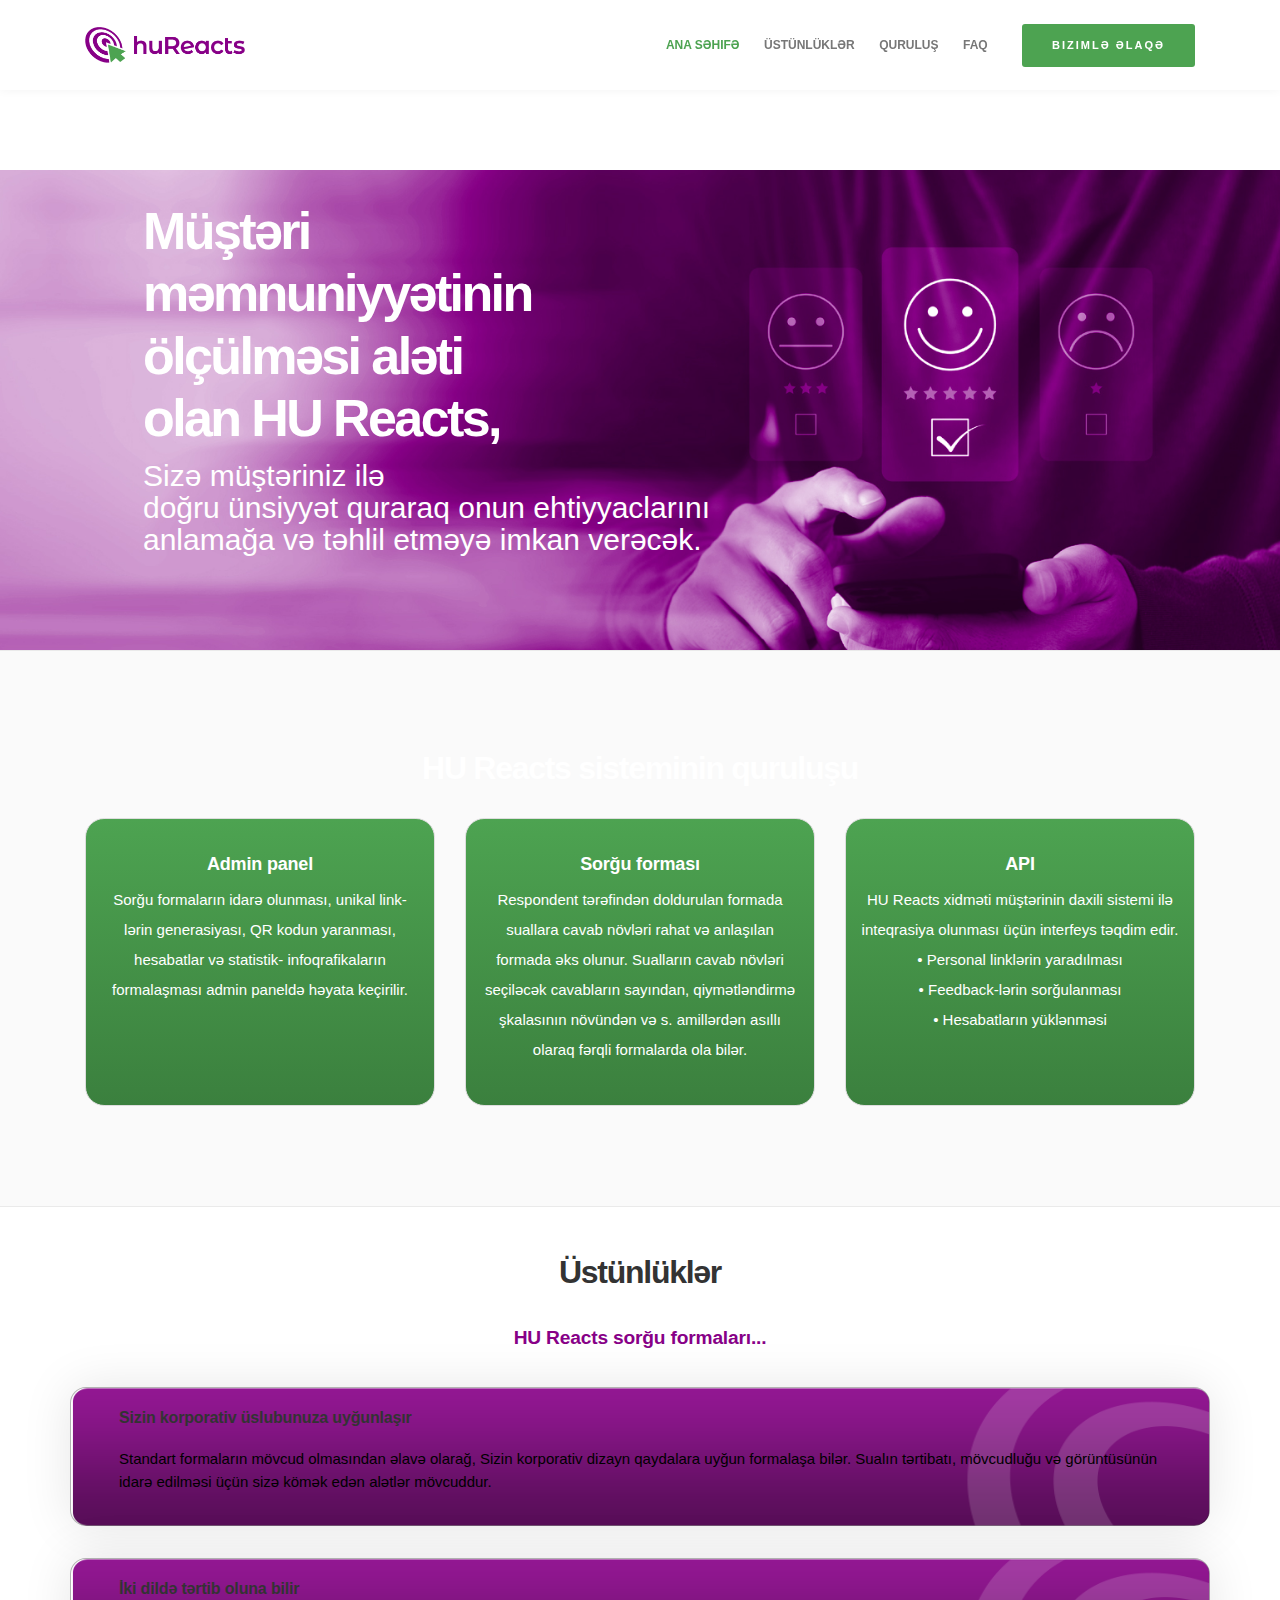
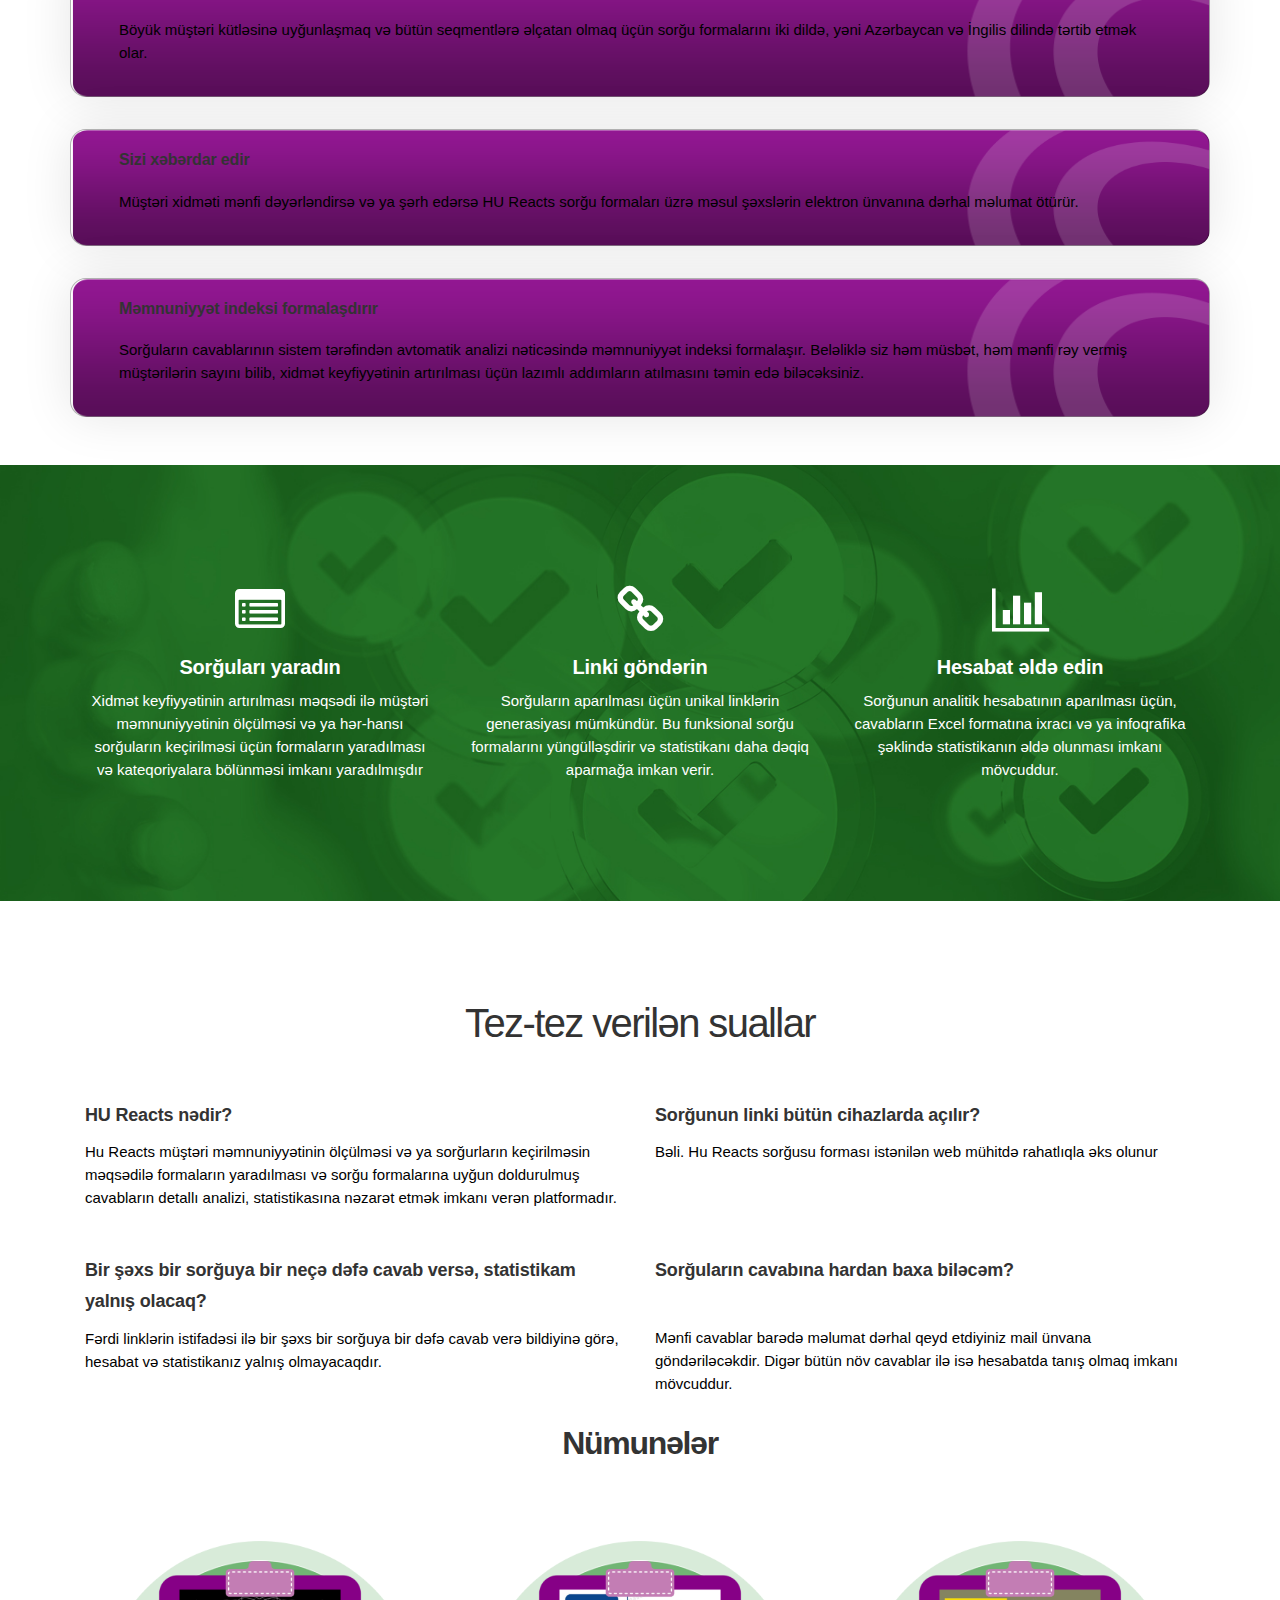
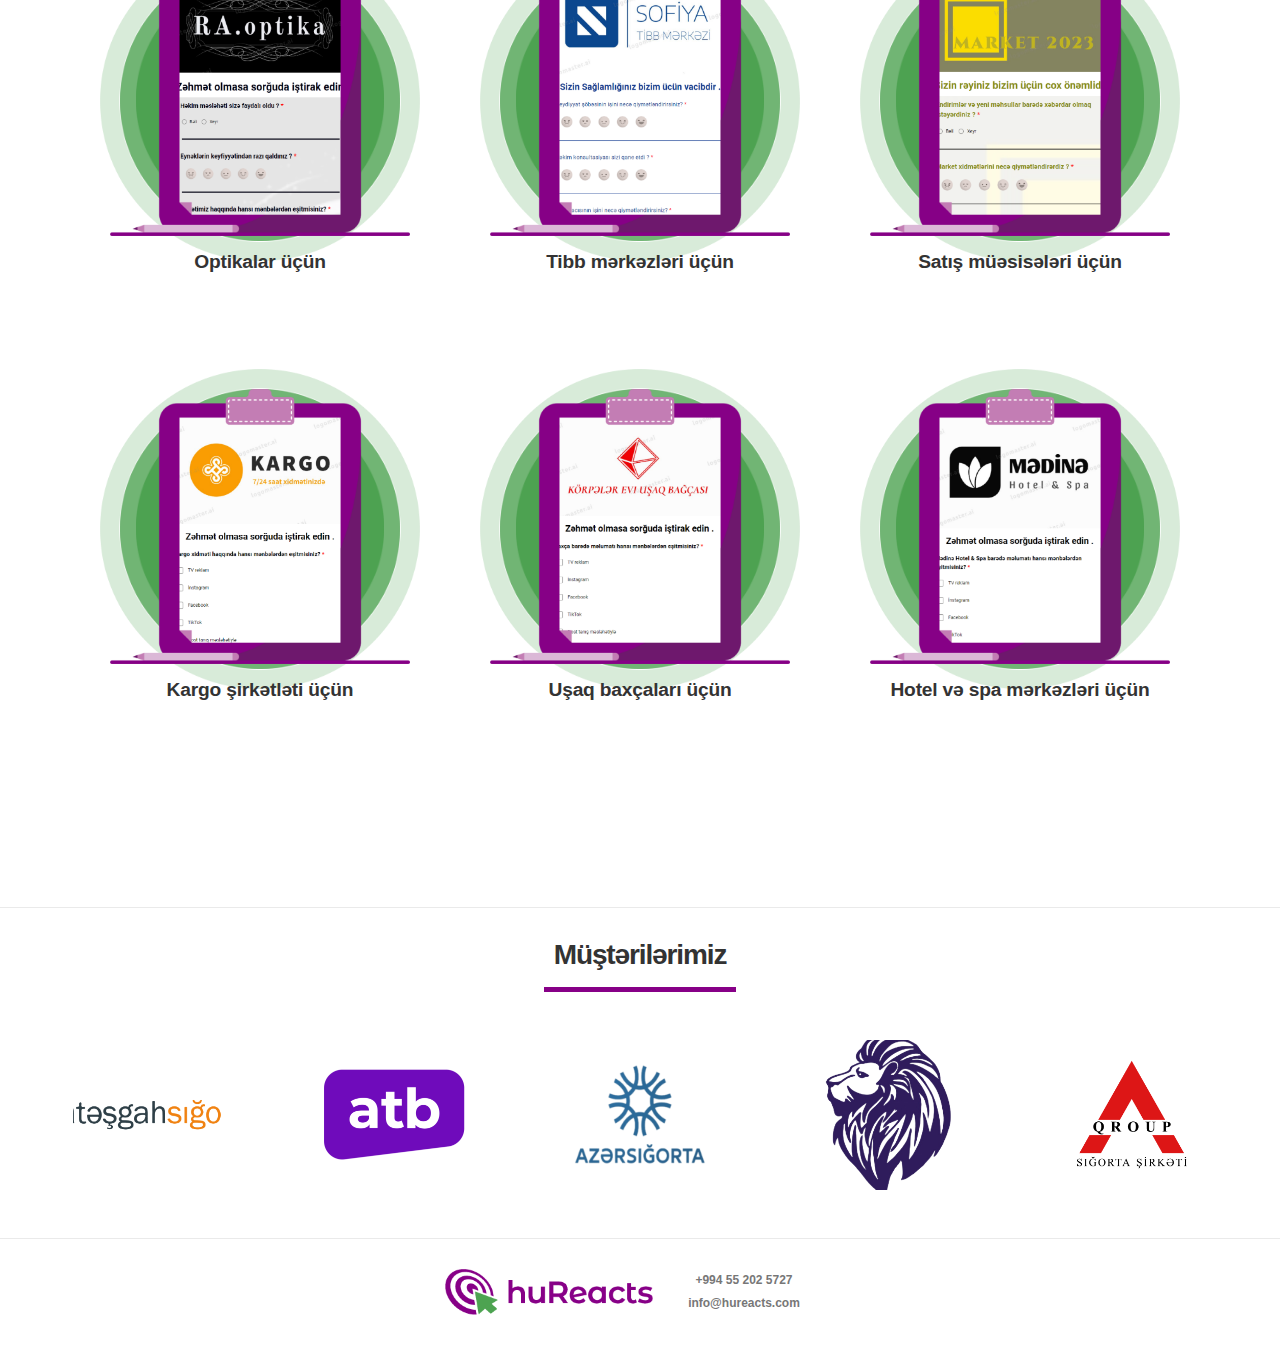
<file: index.html>
<!DOCTYPE html>
<html class="no-js" lang="en">
  <head>
    <meta charset="utf-8" />
    <meta name="viewport" content="width=device-width, initial-scale=1" />
    <meta name="description" content="Sintex product landing page template" />
    <meta name="author" content="ThemeEaster" />

    <title>HU Reacts</title>
    <link rel="shortcut icon" href="img/logo-3.png" type="image/x-icon" />

    <link rel="stylesheet" href="css/font-awesome.min.css" />
    <link rel="stylesheet" href="css/themify-icons.css" />
    <link rel="stylesheet" href="css/elegant-font-icons.css" />
    <link rel="stylesheet" href="css/elegant-line-icons.css" />
    <link rel="stylesheet" href="css/bootstrap.min.css" />
    <link rel="stylesheet" href="css/venobox/venobox.css" />
    <link rel="stylesheet" href="css/slicknav.min.css" />
    <link rel="stylesheet" href="css/animate.min.css" />
    <link rel="stylesheet" href="css/owl.carousel.css" />
    <link rel="stylesheet" href="css/main.css" />
    <link rel="stylesheet" href="css/responsive.css" />

    <script src="js/vendor/modernizr-2.8.3-respond-1.4.2.min.js"></script>
  </head>
  <body data-spy="scroll" data-target="#navmenu" data-offset="70">
    <!--[if lt IE 8]>
      <p class="browserupgrade">
        You are using an <strong>outdated</strong> browser. Please
        <a href="http://browsehappy.com/">upgrade your browser</a> to improve
        your experience.
      </p>
    <![endif]-->

    <div class="site-preloader-wrap">
      <div class="spinner"></div>
    </div>

    <!-- Header Section -->

    <header id="header" class="header-section">
      <div class="container">
        <nav class="navbar">
          <a href="index.html" class="navbar-brand">
            <img src="img/logo-alternative.png" alt="HU Reacts" />
          </a>
          <div class="d-flex menu-wrap">
            <div id="navmenu" class="main-menu">
              <ul class="nav">
                <li>
                  <a data-scroll class="nav-link active" href="#home"
                    >Ana səhifə <span class="sr-only"> (current) </span></a
                  >
                </li>
                <li>
                  <a class="nav-link" href="#features">Üstünlüklər</a>
                </li>
                <li>
                  <a class="nav-link" href="#works">Quruluş</a>
                </li>
                <li>
                  <a class="nav-link" href="#faq">Faq</a>
                </li>
              </ul>
              <a href="form.html" class="default-btn">Bizimlə əlaqə</a>
            </div>
          </div>
        </nav>
      </div>
    </header>

    <!-- Hero Section-->

    <section id="home" class="hero-section bd-bottom">
      <div class="hero-section__container">
        <div class="hero-section__row">
          <div class="hero-section__row_img" style="width: 100%"></div>
          <div class="hero-section__row_text col-sm-6" style="width: 100%">
            <h1 class="h1-responsive">
              Müştəri <br />
              məmnuniyyətinin <br />
              ölçülməsi aləti <br />
              olan HU Reacts,
            </h1>
            <p class="p-responsive">
              Sizə müştəriniz ilə <br />
              doğru ünsiyyət quraraq onun ehtiyyaclarını <br />
              anlamağa və təhlil etməyə imkan verəcək.
            </p>
          </div>
        </div>
      </div>
    </section>

    <!-- Promo Section-->

    <section class="promo-section bg-grey bd-bottom padding">
      <div class="container">
        <div class="promo-main-content">
          <h2>HU Reacts sisteminin quruluşu</h2>
        </div>
        <div class="promo-wrap row">
          <div class="col-lg-4 col-sm-6 sm-padding">
            <div class="promo-content text-center">
              <h3>Admin panel</h3>
              <p>
                Sorğu formaların idarə olunması, unikal link-lərin generasiyası,
                QR kodun yaranması, hesabatlar və statistik- infoqrafikaların
                formalaşması admin paneldə həyata keçirilir.
              </p>
            </div>
          </div>
          <div class="col-lg-4 col-sm-6 sm-padding">
            <div class="promo-content text-center">
              <h3>Sorğu forması</h3>
              <p>
                Respondent tərəfindən doldurulan formada suallara cavab növləri
                rahat və anlaşılan formada əks olunur. Sualların cavab növləri
                seçiləcək cavabların sayından, qiymətləndirmə şkalasının
                növündən və s. amillərdən asıllı olaraq fərqli formalarda ola
                bilər.
              </p>
            </div>
          </div>
          <div class="col-lg-4 col-sm-6 sm-padding">
            <div class="promo-content text-center">
              <h3>API</h3>
              <p>
                HU Reacts xidməti müştərinin daxili sistemi ilə inteqrasiya
                olunması üçün interfeys təqdim edir.
                <br />• Personal linklərin yaradılması <br />• Feedback-lərin
                sorğulanması <br />• Hesabatların yüklənməsi
              </p>
            </div>
          </div>
        </div>
      </div>
    </section>

    <!-- Features Section-->

    <section class="features-container" id="features">
      <div class="comment-container">
        <h2>Üstünlüklər</h2>
        <h3>HU Reacts sorğu formaları...</h3>
        <div class="comment-card">
          <h4 class="comment-title">Sizin korporativ üslubunuza uyğunlaşır</h4>
          <p>
            Standart formaların mövcud olmasından əlavə olarağ, Sizin korporativ
            dizayn qaydalara uyğun formalaşa bilər. Sualın tərtibatı, mövcudluğu
            və görüntüsünün idarə edilməsi üçün sizə kömək edən alətlər
            mövcuddur.
          </p>
        </div>
        <div class="comment-card">
          <h4 class="comment-title">İki dildə tərtib oluna bilir</h4>
          <p>
            Böyük müştəri kütləsinə uyğunlaşmaq və bütün seqmentlərə əlçatan
            olmaq üçün sorğu formalarını iki dildə, yəni Azərbaycan və İngilis
            dilində tərtib etmək olar.
          </p>
        </div>
        <div class="comment-card">
          <h4 class="comment-title">Sizi xəbərdar edir</h4>
          <p>
            Müştəri xidməti mənfi dəyərləndirsə və ya şərh edərsə HU Reacts
            sorğu formaları üzrə məsul şəxslərin elektron ünvanına dərhal
            məlumat ötürür.
          </p>
        </div>
        <div class="comment-card">
          <h4 class="comment-title">Məmnuniyyət indeksi formalaşdırır</h4>
          <p>
            Sorğuların cavablarının sistem tərəfindən avtomatik analizi
            nəticəsində məmnuniyyət indeksi formalaşır. Beləliklə siz həm
            müsbət, həm mənfi rəy vermiş müştərilərin sayını bilib, xidmət
            keyfiyyətinin artırılması üçün lazımlı addımların atılmasını təmin
            edə biləcəksiniz.
          </p>
        </div>
      </div>
    </section>

    <!-- How it works Section -->

    <section id="works" class="how-it-works-section padding">
      <div class="container">
        <div class="how-wrap row">
          <div class="col-md-4 col-sm-6 xs-padding">
            <div class="how-content text-center">
              <i class="fa fa-list-alt"></i>
              <h3>Sorğuları yaradın</h3>
              <p>
                Xidmət keyfiyyətinin artırılması məqsədi ilə müştəri
                məmnuniyyətinin ölçülməsi və ya hər-hansı sorğuların keçirilməsi
                üçün formaların yaradılması və kateqoriyalara bölünməsi imkanı
                yaradılmışdır
              </p>
            </div>
          </div>
          <div class="col-md-4 col-sm-6 xs-padding">
            <div class="how-content text-center">
              <i class="fa fa-link"></i>
              <h3>Linki göndərin</h3>
              <p>
                Sorğuların aparılması üçün unikal linklərin generasiyası
                mümkündür. Bu funksional sorğu formalarını yüngülləşdirir və
                statistikanı daha dəqiq aparmağa imkan verir.
              </p>
            </div>
          </div>
          <div class="col-md-4 col-sm-6 xs-padding">
            <div class="how-content text-center">
              <i class="fa fa-bar-chart"></i>
              <h3>Hesabat əldə edin</h3>
              <p>
                Sorğunun analitik hesabatının aparılması üçün, cavabların Excel
                formatına ixracı və ya infoqrafika şəklində statistikanın əldə
                olunması imkanı mövcuddur.
              </p>
            </div>
          </div>
        </div>
      </div>
    </section>

    <!-- FAQ Section -->

    <section id="faq" class="faq-section bd-bottom padding">
      <div class="container">
        <div class="section-heading text-center mb-40">
          <h2>Tez-tez verilən suallar</h2>
        </div>
        <div class="faq-wrap row">
          <div class="col-md-6 padding-15">
            <h3>HU Reacts nədir?</h3>
            <p style="color: black">
              Hu Reacts müştəri məmnuniyyətinin ölçülməsi və ya sorğurların
              keçirilməsin məqsədilə formaların yaradılması və sorğu formalarına
              uyğun doldurulmuş cavabların detallı analizi, statistikasına
              nəzarət etmək imkanı verən platformadır.
            </p>
          </div>
          <div class="col-md-6 padding-15">
            <h3>Sorğunun linki bütün cihazlarda açılır?</h3>
            <p style="color: black">
              Bəli. Hu Reacts sorğusu forması istənilən web mühitdə rahatlıqla
              əks olunur
            </p>
          </div>
          <div class="col-md-6 padding-15">
            <h3>
              Bir şəxs bir sorğuya bir neçə dəfə cavab versə, statistikam yalnış
              olacaq?
            </h3>
            <p style="color: black">
              Fərdi linklərin istifadəsi ilə bir şəxs bir sorğuya bir dəfə cavab
              verə bildiyinə görə, hesabat və statistikanız yalnış olmayacaqdır.
            </p>
          </div>
          <div class="col-md-6 padding-15">
            <h3>Sorğuların cavabına hardan baxa biləcəm?</h3>
            <p style="color: black; margin-top: 2.5rem">
              Mənfi cavablar barədə məlumat dərhal qeyd etdiyiniz mail ünvana
              göndəriləcəkdir. Digər bütün növ cavablar ilə isə hesabatda tanış
              olmaq imkanı mövcuddur.
            </p>
          </div>
        </div>
      </div>
      <h2>Nümunələr</h2>
      <div class="example-container">
        <div class="example-card">
          <div class="example-box">
            <div class="example-content">
              <img
                src="img/krug1.png"
                alt=""
                class="content-circle"
                id="circle1"
              />
              <img
                src="img/krug2.png"
                alt=""
                class="content-circle2"
                id="circle2"
              />
              <img
                src="img/krug3.png"
                alt=""
                class="content-circle3"
                id="circle3"
              />
              <a href="https://hureacts.com/XMZAZX" target="_blank">
                <img
                  src="img/example.png"
                  alt="file"
                  class="content-img"
                  onmouseover="changeItem([1,2,3])"
                  onmouseout="reChangeItem([1,2,3])"
                />
              </a>
              <img src="img/exm.png" alt="exm" class="img-exm" />
              <h4>Optikalar üçün</h4>
            </div>
          </div>
        </div>
        <div class="example-card">
          <div class="example-box">
            <div class="example-content">
              <img
                src="img/krug1.png"
                alt=""
                class="content-circle"
                id="circle4"
              />
              <img
                src="img/krug2.png"
                alt=""
                class="content-circle2"
                id="circle5"
              />
              <img
                src="img/krug3.png"
                alt=""
                class="content-circle3"
                id="circle6"
              />
              <a
                href="https://hureacts.com/XLiFhBA"
                target="_blank"
                class="content-link"
              >
                <img
                  src="img/example.png"
                  alt="file"
                  class="content-img"
                  onmouseenter="changeItem([4,5,6])"
                  onmouseout="reChangeItem([4,5,6])"
                />
              </a>
              <img src="img/exm2.png" alt="exm" class="img-exm" />
              <h4>Tibb mərkəzləri üçün</h4>
            </div>
          </div>
        </div>
        <div class="example-card">
          <div class="example-box">
            <div class="example-content">
              <img
                src="img/krug1.png"
                alt=""
                class="content-circle"
                id="circle7"
              />
              <img
                src="img/krug2.png"
                alt=""
                class="content-circle2"
                id="circle8"
              />
              <img
                src="img/krug3.png"
                alt=""
                class="content-circle3"
                id="circle9"
              />
              <a
                onmouseenter="changeItem([7,8,9])"
                onmouseout="reChangeItem([7,8,9])"
                href="https://hureacts.com/pnr2FPA"
                target="_blank"
                class="content-link"
              >
                <img src="img/example.png" alt="file" class="content-img" />
              </a>
              <img src="img/exm3.png" alt="exm" class="img-exm" />
              <h4>Satış müəsisələri üçün</h4>
            </div>
          </div>
        </div>
        <div class="example-card">
          <div class="example-box">
            <div class="example-content">
              <img
                src="img/krug1.png"
                alt=""
                class="content-circle"
                id="circle10"
              />
              <img
                src="img/krug2.png"
                alt=""
                class="content-circle2"
                id="circle11"
              />
              <img
                src="img/krug3.png"
                alt=""
                class="content-circle3"
                id="circle12"
              />
              <a
                onmouseenter="changeItem([10,11,12])"
                onmouseout="reChangeItem([10,11,12])"
                href="https://hureacts.com/sjonOeB"
                target="_blank"
                class="content-link"
              >
                <img src="img/example.png" alt="file" class="content-img" />
              </a>
              <img src="img/exm4.png" alt="exm" class="img-exm" />
              <h4>Kargo şirkətləti üçün</h4>
            </div>
          </div>
        </div>
        <div class="example-card">
          <div class="example-box">
            <div class="example-content">
              <img
                src="img/krug1.png"
                alt=""
                class="content-circle"
                id="circle13"
              />
              <img
                src="img/krug2.png"
                alt=""
                class="content-circle2"
                id="circle14"
              />
              <img
                src="img/krug3.png"
                alt=""
                class="content-circle3"
                id="circle15"
              />
              <a
                onmouseenter="changeItem([13,14,15])"
                onmouseout="reChangeItem([13,14,15])"
                href="https://hureacts.com/1Jo30M"
                target="_blank"
                class="content-link"
              >
                <img src="img/example.png" alt="file" class="content-img" />
              </a>
              <img src="img/exm5.png" alt="exm" class="img-exm" />
              <h4>Uşaq baxçaları üçün</h4>
            </div>
          </div>
        </div>
        <div class="example-card">
          <div class="example-box">
            <div class="example-content">
              <img
                src="img/krug1.png"
                alt=""
                class="content-circle"
                id="circle16"
              />
              <img
                src="img/krug2.png"
                alt=""
                class="content-circle2"
                id="circle17"
              />
              <img
                src="img/krug3.png"
                alt=""
                class="content-circle3"
                id="circle18"
              />
              <a
                onmouseenter="changeItem([16,17,18])"
                onmouseout="reChangeItem([16,17,18])"
                href="https://hureacts.com/7mAzoN"
                target="_blank"
                class="content-link"
              >
                <img src="img/example.png" alt="file" class="content-img" />
              </a>
              <img src="img/exm6.png" alt="exm" class="img-exm" />
              <h4>Hotel və spa mərkəzləri üçün</h4>
            </div>
          </div>
        </div>
      </div>
    </section>

    <!-- Clients Section -->

    <div class="client-wrap">
      <h2>Müştərilərimiz</h2>
      <hr />
      <div class="client-in">
        <div class="client-in__item1">
          <a href="https://ateshgah.com/" target="_blank"></a>
        </div>
        <div class="client-in__item2">
          <a href="https://atb.az/" target="_blank"></a>
        </div>
        <div class="client-in__item3">
          <a href="https://azersigorta.az/" target="_blank"></a>
        </div>
        <div class="client-in__item4">
          <a href="https://landauschool.com/" target="_blank"></a>
        </div>
        <div class="client-in__item5">
          <a href="https://a-group.az/" target="_blank"></a>
        </div>
      </div>
    </div>

    <!-- Footer Section -->

    <footer class="footer-section align-center">
      <div class="footer-container">
        <a href="#home">
          <img src="img/logo-alternative.png" alt="logo" />
        </a>
        <div class="footer-link">
          <p href="https://wa.me/994552025727">
            +994&#160;55&#160;202&#160;5727
          </p>
          <p id="link" href="mailto:info@hureacts.com?subject=Sorğu">
            &#160;info@hureacts.com&#160;
          </p>
        </div>
      </div>
    </footer>

    <!-- /Footer Section -->

    <div class="scrollTop"><i class="arrow_carrot-up"></i></div>

    <script src="js/vendor/jquery-1.12.4.min.js"></script>
    <script src="js/vendor/bootstrap.min.js"></script>
    <script src="js/vendor/tether.min.js"></script>
    <script src="js/vendor/jquery.slicknav.min.js"></script>
    <script src="js/vendor/owl.carousel.min.js"></script>
    <script src="js/vendor/smooth-scroll.min.js"></script>
    <script src="js/main.js"></script>
  </body>
</html>
</file>
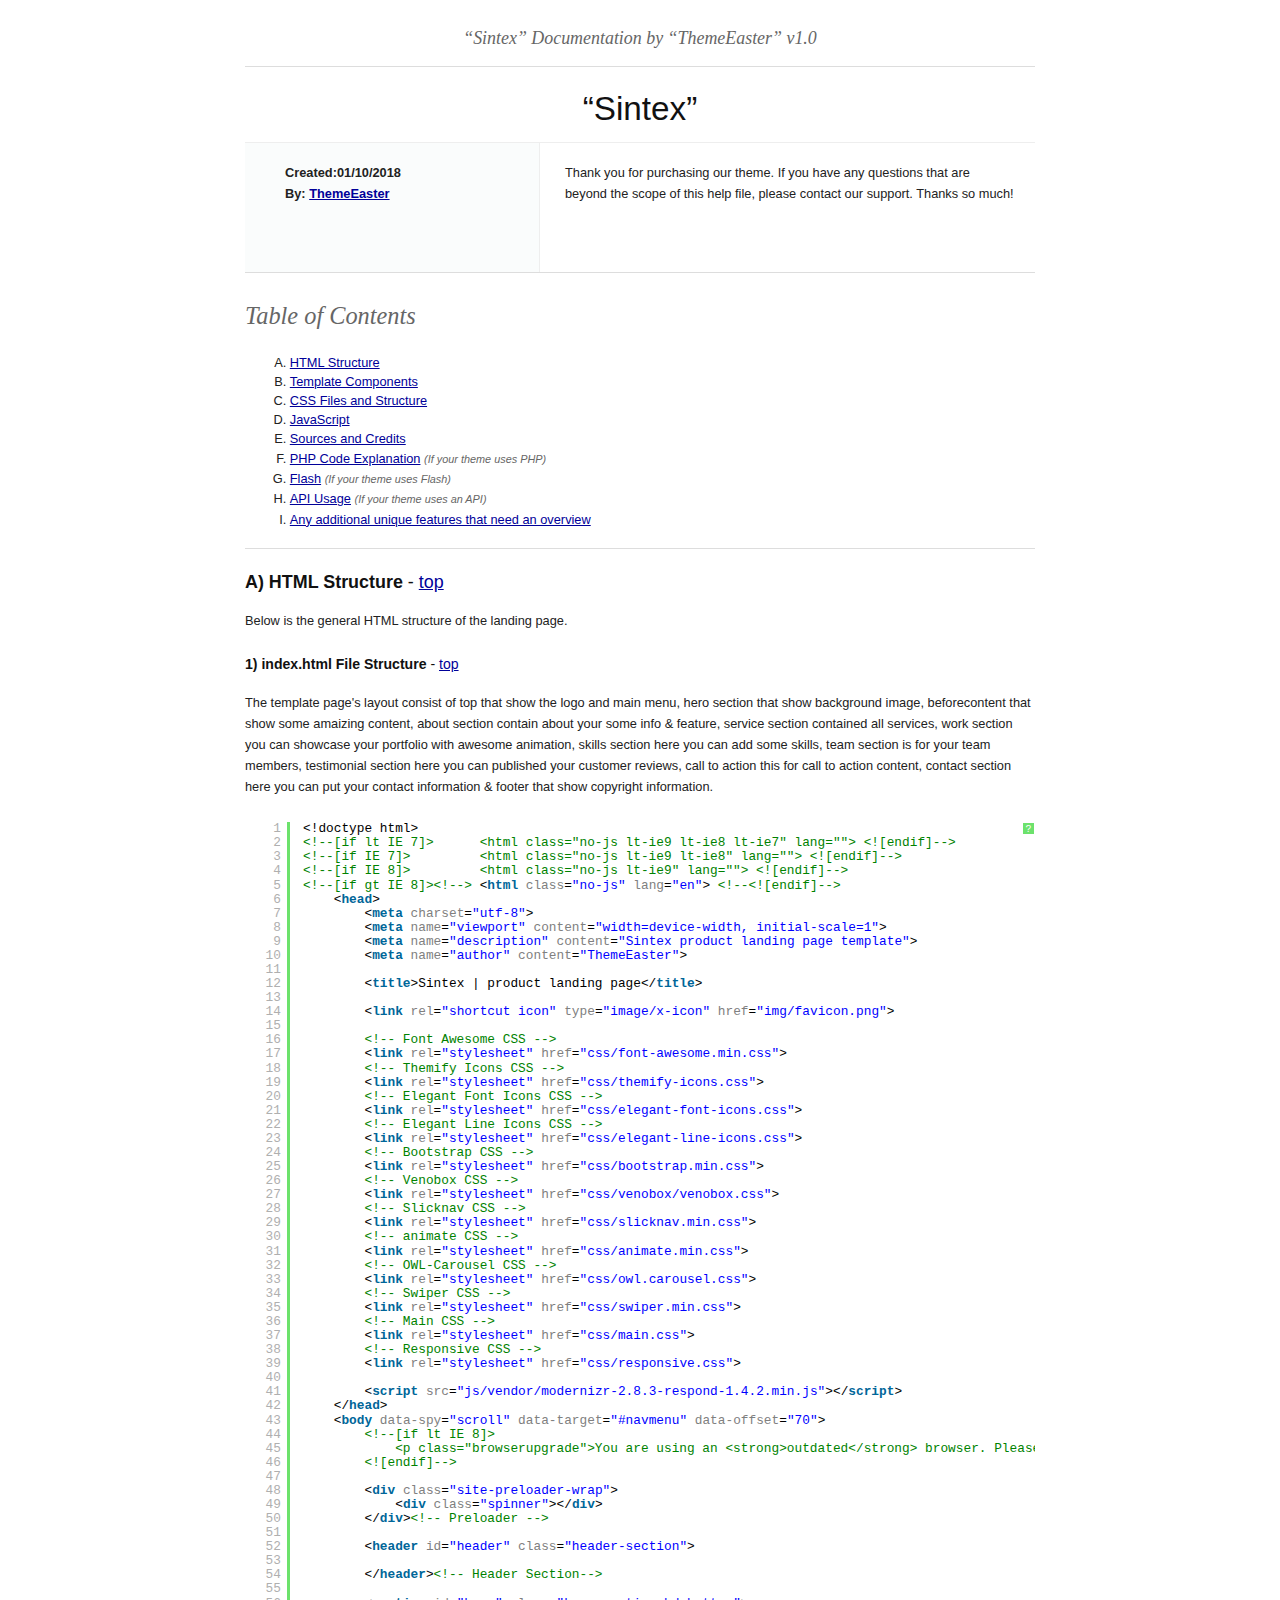
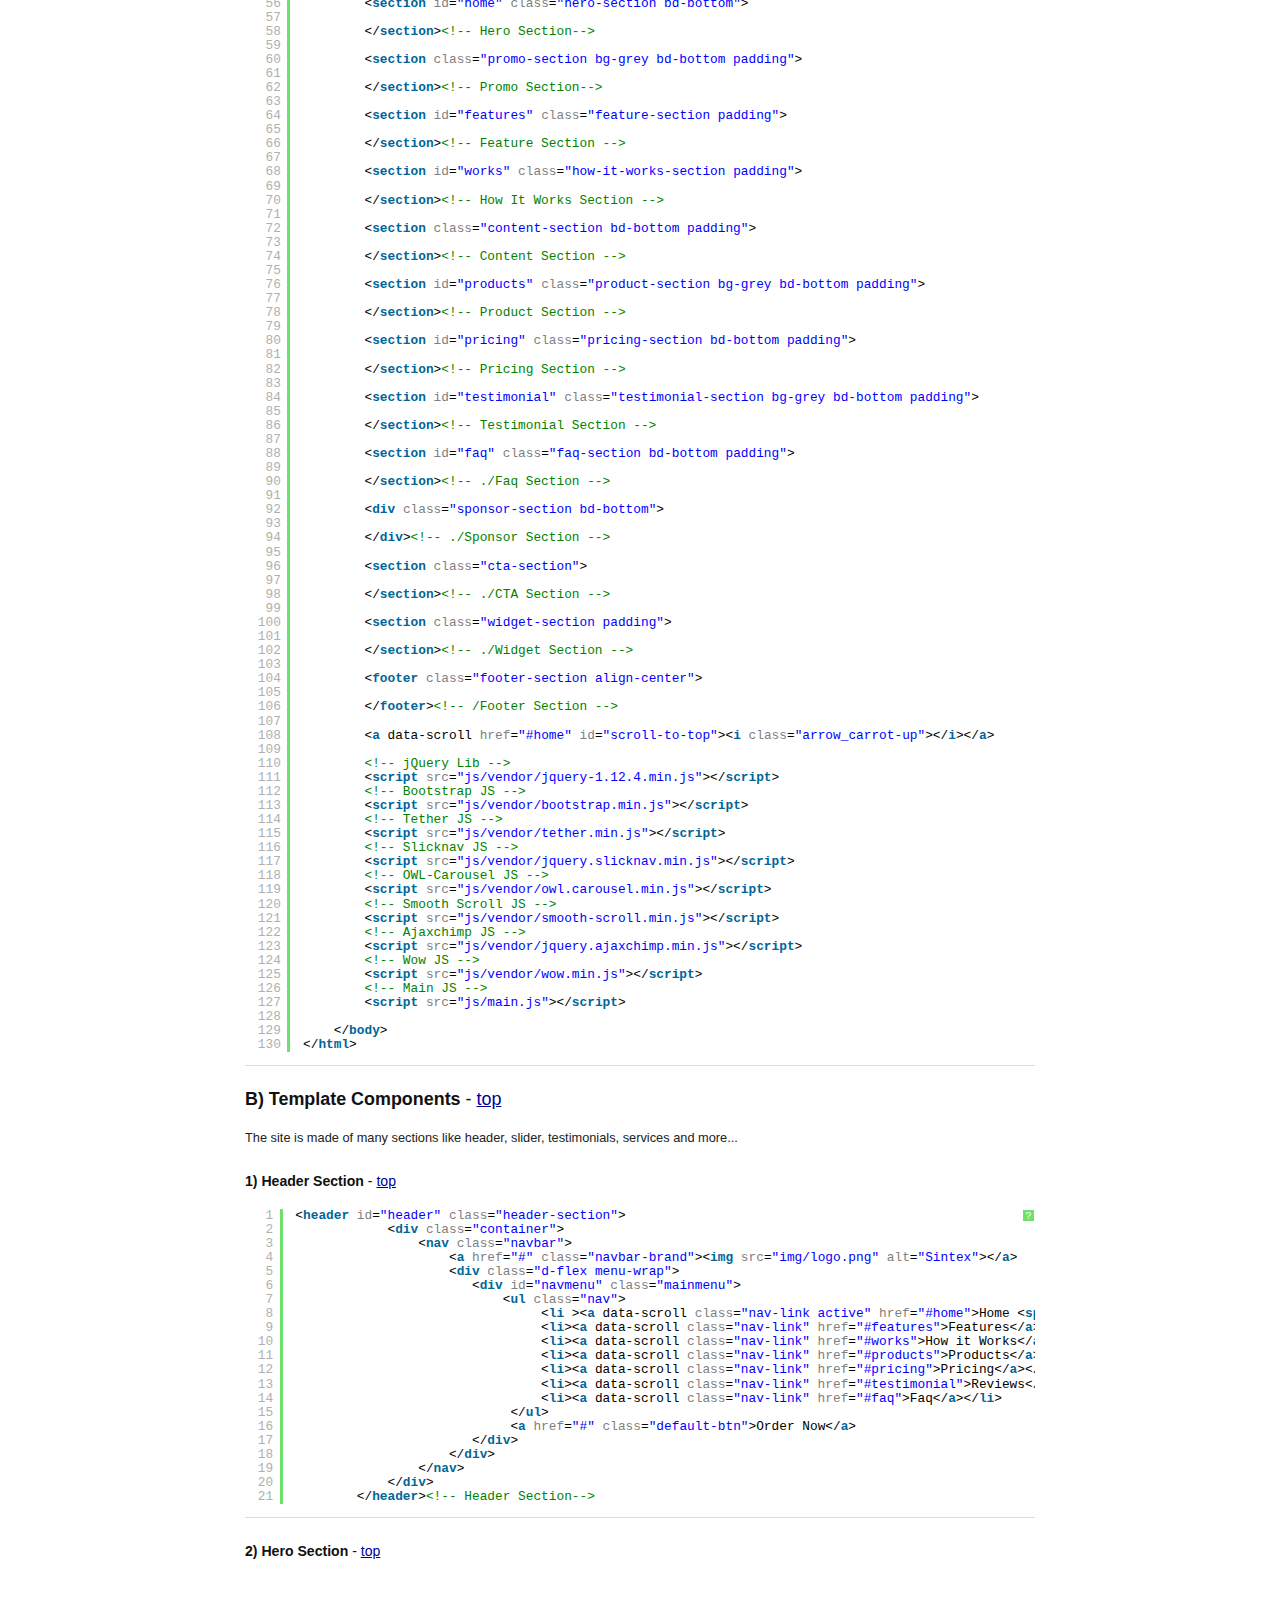
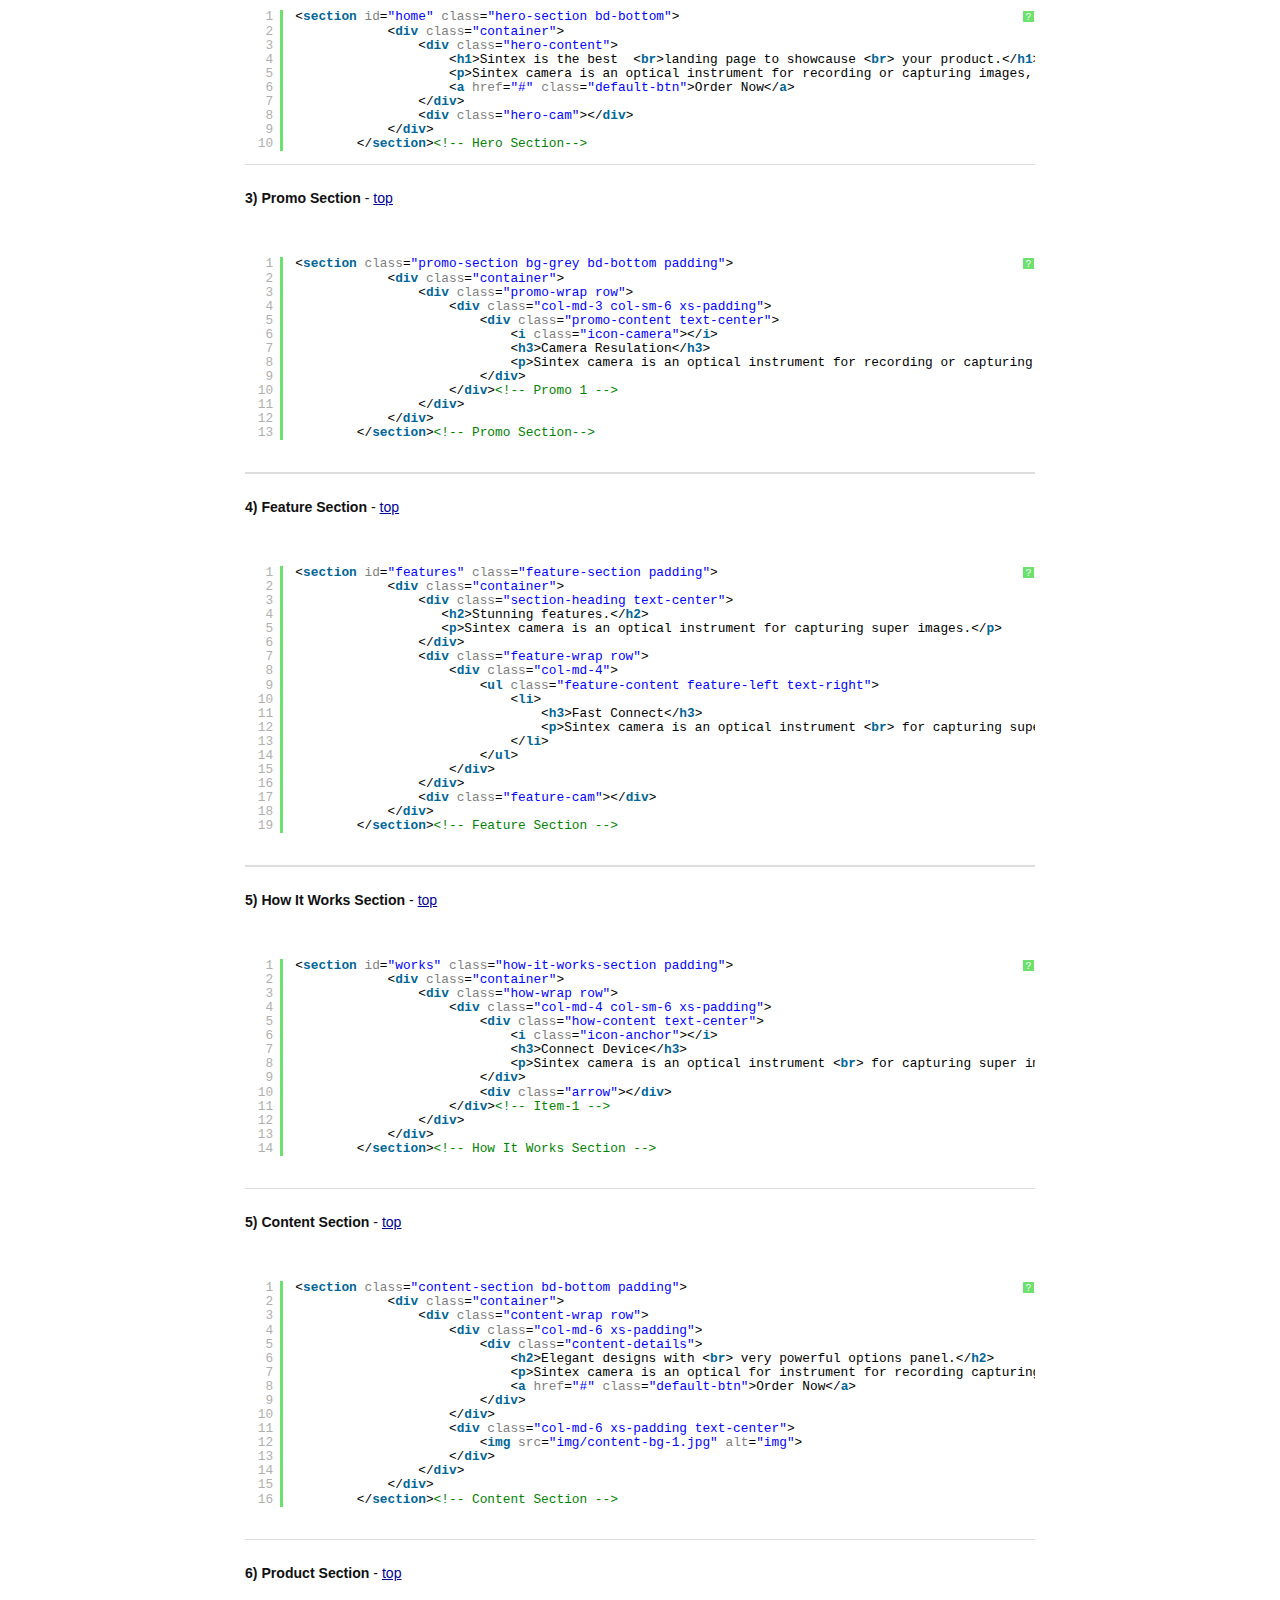
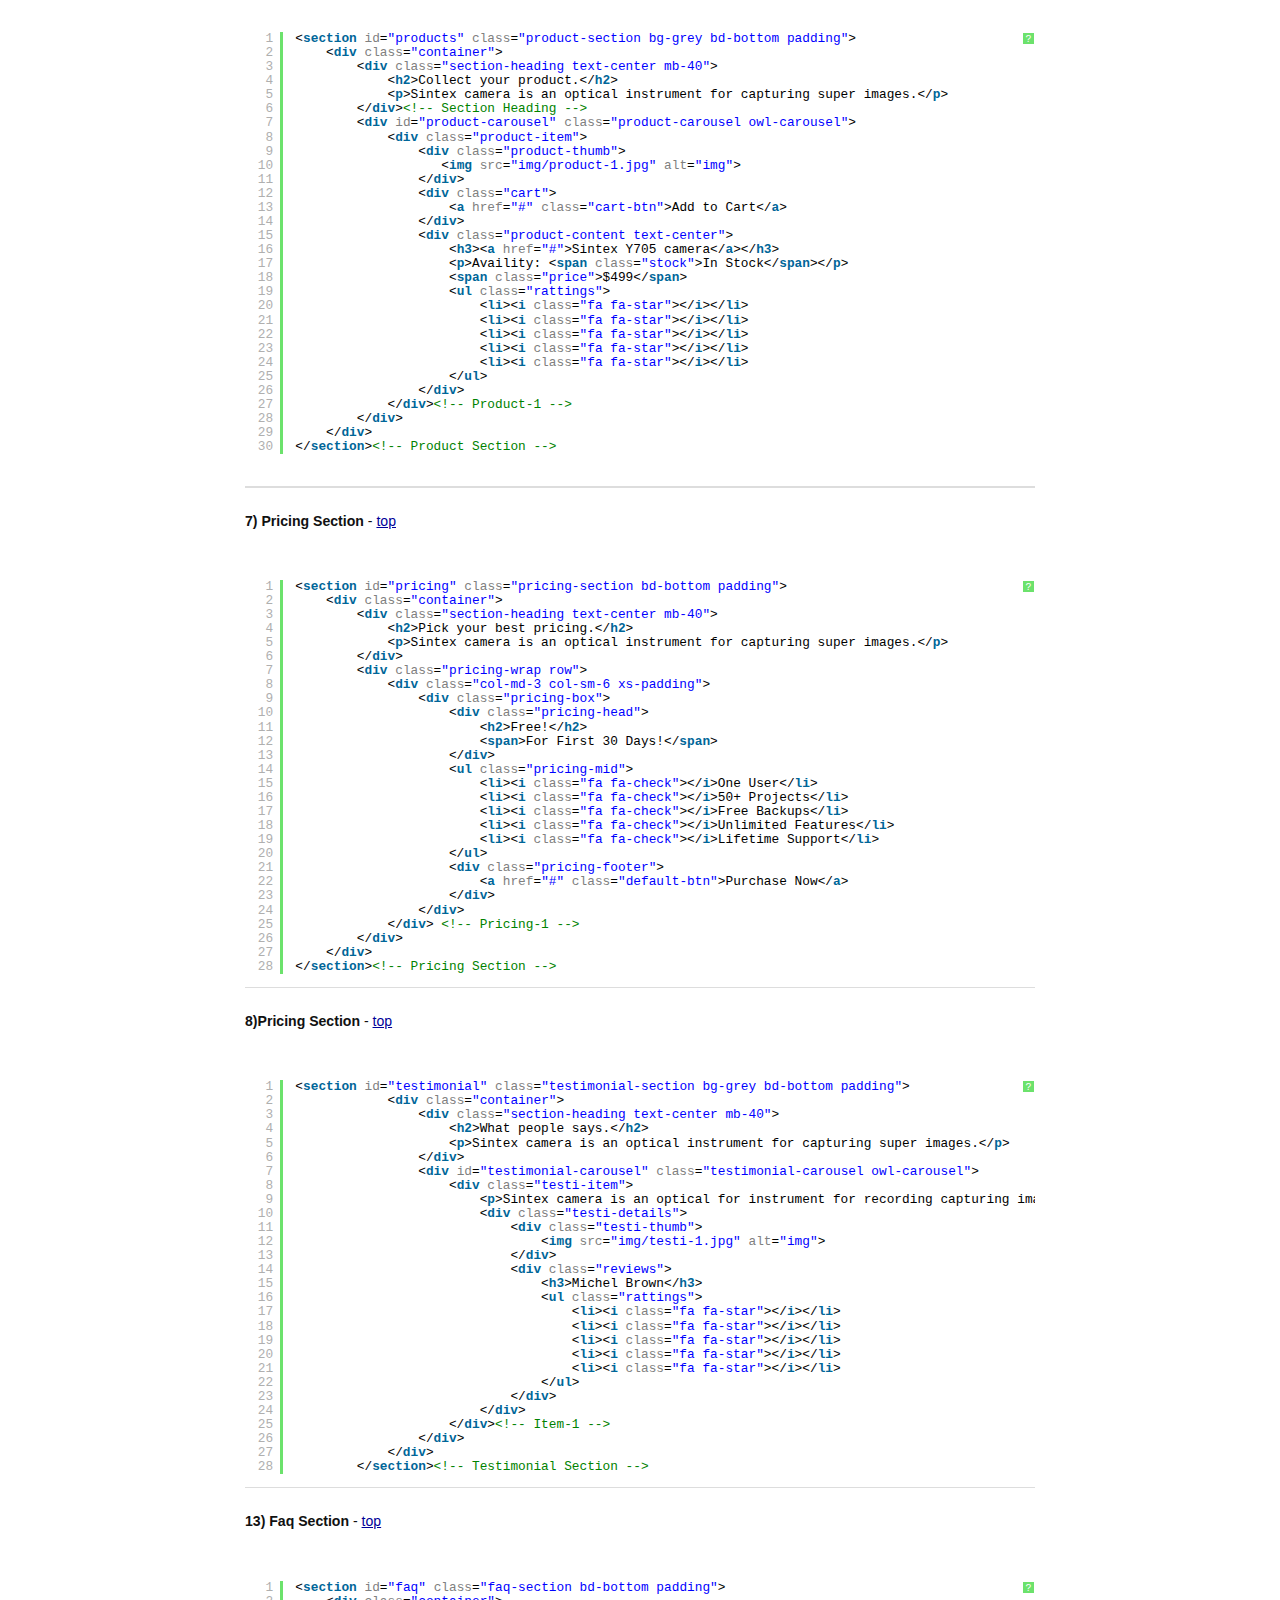
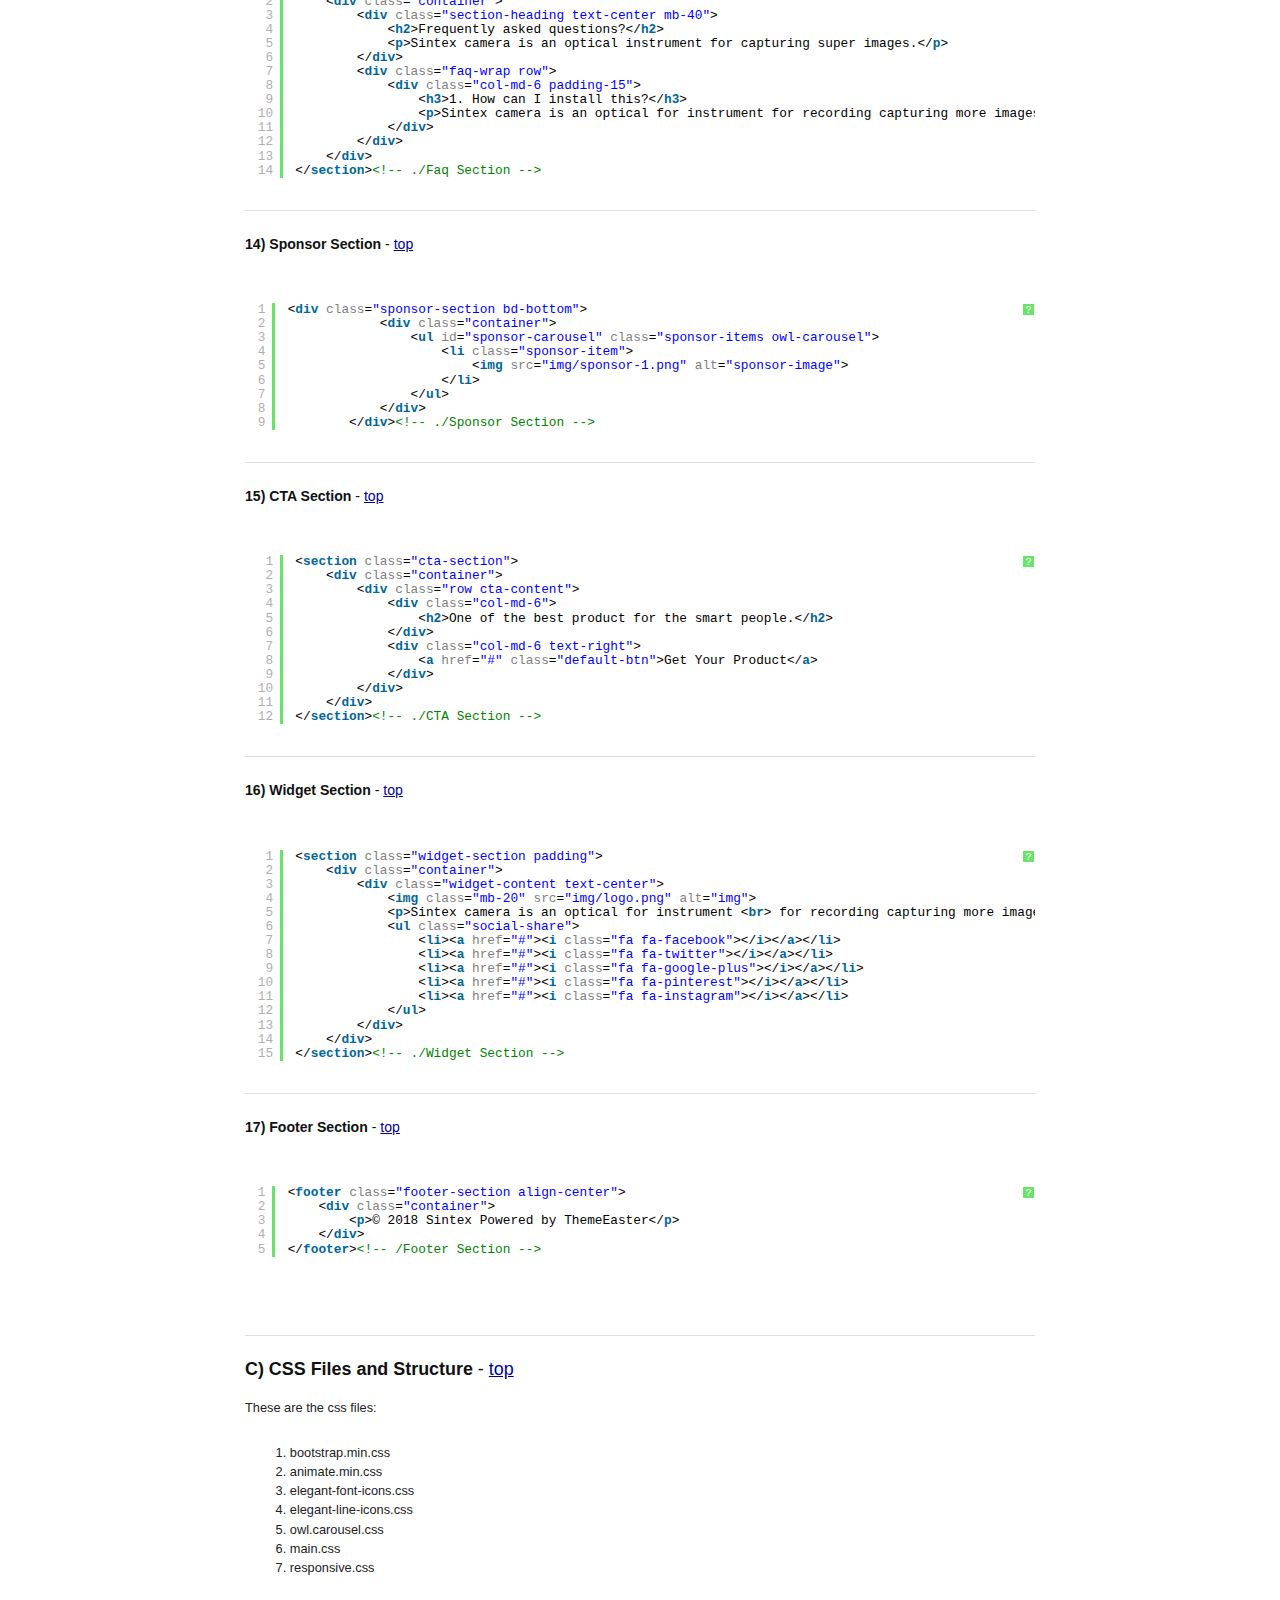
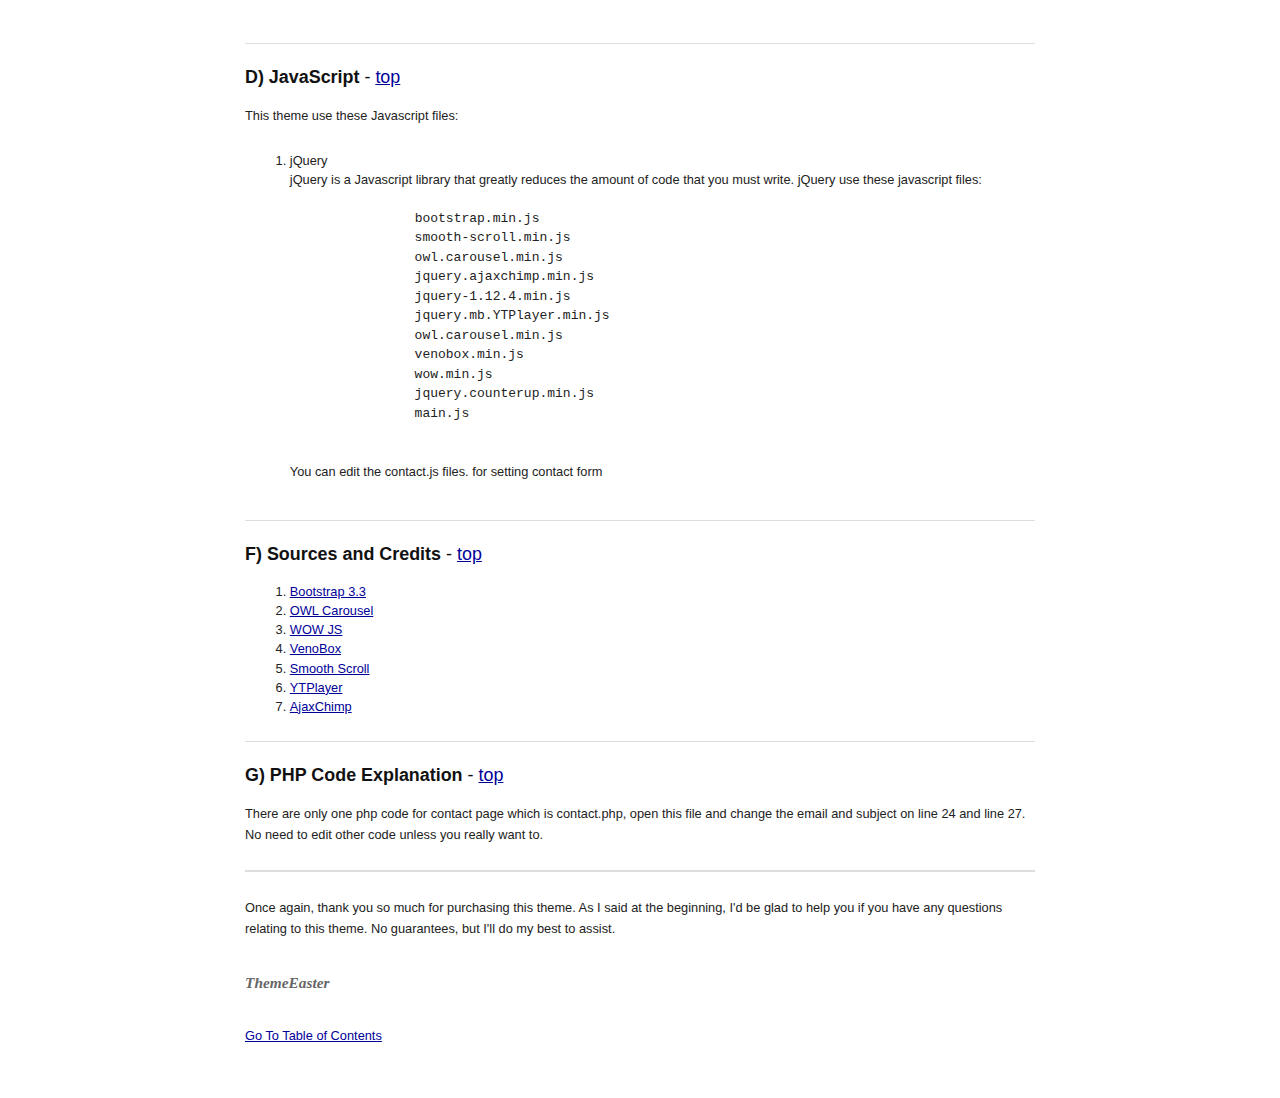
<file: Documentation/index.html>
<!DOCTYPE HTML PUBLIC "-//W3C//DTD HTML 4.01//EN" "http://www.w3.org/TR/html4/strict.dtd">
<html>
<head lang="en">
	<meta http-equiv="content-type" content="text/html;charset=utf-8">
	<title>Sintex || Template Documentation</title>
	<!-- Framework CSS -->
	<link rel="stylesheet" href="assets/blueprint-css/screen.css" type="text/css" media="screen, projection">
	<link rel="stylesheet" href="assets/blueprint-css/print.css" type="text/css" media="print">
	<!--[if lt IE 8]><link rel="stylesheet" href="assets/blueprint-css/ie.css" type="text/css" media="screen, projection"><![endif]-->
	<link rel="stylesheet" href="assets/blueprint-css/plugins/fancy-type/screen.css" type="text/css" media="screen, projection">
	<style type="text/css" media="screen">
		p, table, hr, .box { margin-bottom:25px; }
		.box p { margin-bottom:10px; }
    .added1 {	background-color: #336600;
	color: #FFFFFF;
}
    </style>
 
	<!-- Syntax Highlighter -->
	<link rel="stylesheet" type="text/css" href="syntax-highlighter/styles/shCore.css" media="all">
	<link rel="stylesheet" type="text/css" href="syntax-highlighter/styles/shThemeDefault.css" media="all">
</head>


<body>
	<div class="container">
	
		<h3 class="center alt">&ldquo;Sintex&rdquo; Documentation by &ldquo;ThemeEaster&rdquo; v1.0</h3>
		
		<hr>
		
		<h1 class="center">&ldquo;Sintex&rdquo;</h1>
		
        <div class="borderTop">
			<div class="span-6 colborder info prepend-1">
			  <p class="prepend-top">
<strong>
					Created:01/10/2018<br>
				By: <a href="http://www.ThemeEaster.com">ThemeEaster</a><br>
				<br>
			    </strong><strong><br>
		        </strong></p>
    </div><!-- end div .span-6 -->		
	
			<div class="span-12 last">
				<p class="prepend-top append-0">Thank you for purchasing our theme. If you have any questions that are beyond the scope of this help file, please contact our support. Thanks so much!</p>
	</div>
	  </div><!-- end div .borderTop -->
		
		<hr>
		
		<h2 id="toc" class="alt">Table of Contents</h2>
		<ol class="alpha">
			<li><a href="#htmlStructure">HTML Structure</a></li>
			<li><a href="#temp-components">Template Components</a></li>
			<li><a href="#cssFiles">CSS Files and Structure</a></li>
			<li><a href="#javascript">JavaScript</a></li>
			<li><a href="#credits">Sources and Credits</a></li>
			
			<li><a href="#php">PHP Code Explanation</a> <em class="quiet small">(If your theme uses PHP)</em></li>
			<li><a href="#">Flash</a>  <em class="quiet small">(If your theme uses Flash)</em></li>
			<li><a href="#">API Usage</a> <em class="quiet small">(If your theme uses an API)</em></li>
			<li><a href="#">Any additional unique features that need an overview</a></li>
		</ol>
		
		<hr>
		
		<h3 id="htmlStructure"><strong>A) HTML Structure</strong> - <a href="#toc">top</a></h3>
		<p>Below is the general HTML structure of the landing page.<br>
		</p>              

	  <h4 id="front-html-structures"><strong>1) index.html File Structure</strong> - <a href="#toc">top</a></h4>
	  
      <p>The template page's layout consist of top that show the logo and main menu, hero section  that show background image, beforecontent that show some amaizing content,  about section contain about your some info & feature, service section contained all services, work section you can showcase your portfolio with awesome animation, skills section here you can add some skills, team section is for your team members, testimonial section here you can published your customer reviews, call to action this for call to action content, contact section here you can put your contact information & footer that show copyright information.</p>
        
<pre class="brush: html;" id="front-html-structure-pre">
&lt;!doctype html>
&lt;!--[if lt IE 7]>      &lt;html class="no-js lt-ie9 lt-ie8 lt-ie7" lang=""> &lt;![endif]-->
&lt;!--[if IE 7]>         &lt;html class="no-js lt-ie9 lt-ie8" lang=""> &lt;![endif]-->
&lt;!--[if IE 8]>         &lt;html class="no-js lt-ie9" lang=""> &lt;![endif]-->
&lt;!--[if gt IE 8]>&lt;!--> &lt;html class="no-js" lang="en"> &lt;!--&lt;![endif]-->
    &lt;head>
        &lt;meta charset="utf-8">
        &lt;meta name="viewport" content="width=device-width, initial-scale=1">
		&lt;meta name="description" content="Sintex product landing page template">
        &lt;meta name="author" content="ThemeEaster">
       
        &lt;title>Sintex | product landing page&lt;/title>
        
		&lt;link rel="shortcut icon" type="image/x-icon" href="img/favicon.png">
		
		&lt;!-- Font Awesome CSS -->
        &lt;link rel="stylesheet" href="css/font-awesome.min.css">
        &lt;!-- Themify Icons CSS -->
        &lt;link rel="stylesheet" href="css/themify-icons.css">
        &lt;!-- Elegant Font Icons CSS -->
        &lt;link rel="stylesheet" href="css/elegant-font-icons.css">
        &lt;!-- Elegant Line Icons CSS -->
        &lt;link rel="stylesheet" href="css/elegant-line-icons.css">
		&lt;!-- Bootstrap CSS -->
        &lt;link rel="stylesheet" href="css/bootstrap.min.css">
        &lt;!-- Venobox CSS -->
        &lt;link rel="stylesheet" href="css/venobox/venobox.css">
        &lt;!-- Slicknav CSS -->
        &lt;link rel="stylesheet" href="css/slicknav.min.css">
        &lt;!-- animate CSS -->
        &lt;link rel="stylesheet" href="css/animate.min.css">
		&lt;!-- OWL-Carousel CSS -->
        &lt;link rel="stylesheet" href="css/owl.carousel.css">
        &lt;!-- Swiper CSS -->
        &lt;link rel="stylesheet" href="css/swiper.min.css">
		&lt;!-- Main CSS -->
        &lt;link rel="stylesheet" href="css/main.css">
		&lt;!-- Responsive CSS -->
        &lt;link rel="stylesheet" href="css/responsive.css">

        &lt;script src="js/vendor/modernizr-2.8.3-respond-1.4.2.min.js">&lt;/script>
    &lt;/head>
    &lt;body data-spy="scroll" data-target="#navmenu" data-offset="70">
        &lt;!--[if lt IE 8]>
            &lt;p class="browserupgrade">You are using an &lt;strong>outdated&lt;/strong> browser. Please &lt;a href="http://browsehappy.com/">upgrade your browser&lt;/a> to improve your experience.&lt;/p>
        &lt;![endif]-->
        
        &lt;div class="site-preloader-wrap">
            &lt;div class="spinner">&lt;/div>
        &lt;/div>&lt;!-- Preloader -->
        
        &lt;header id="header" class="header-section">
            
		&lt;/header>&lt;!-- Header Section-->  
		
		&lt;section id="home" class="hero-section bd-bottom">
		    
		&lt;/section>&lt;!-- Hero Section-->
        
        &lt;section class="promo-section bg-grey bd-bottom padding">
            
        &lt;/section>&lt;!-- Promo Section-->
        
        &lt;section id="features" class="feature-section padding">
            
        &lt;/section>&lt;!-- Feature Section -->
        
        &lt;section id="works" class="how-it-works-section padding">
            
        &lt;/section>&lt;!-- How It Works Section -->
        
        &lt;section class="content-section bd-bottom padding">
            
        &lt;/section>&lt;!-- Content Section -->
        
        &lt;section id="products" class="product-section bg-grey bd-bottom padding">
            
        &lt;/section>&lt;!-- Product Section -->
        
        &lt;section id="pricing" class="pricing-section bd-bottom padding">
            
        &lt;/section>&lt;!-- Pricing Section -->
        
        &lt;section id="testimonial" class="testimonial-section bg-grey bd-bottom padding">
            
        &lt;/section>&lt;!-- Testimonial Section -->
        
        &lt;section id="faq" class="faq-section bd-bottom padding">
            
        &lt;/section>&lt;!-- ./Faq Section -->
        
        &lt;div class="sponsor-section bd-bottom">
            
        &lt;/div>&lt;!-- ./Sponsor Section -->
        
        &lt;section class="cta-section">
            
        &lt;/section>&lt;!-- ./CTA Section -->
        
        &lt;section class="widget-section padding">
            
        &lt;/section>&lt;!-- ./Widget Section -->                                
		    
		&lt;footer class="footer-section align-center">
			
		&lt;/footer>&lt;!-- /Footer Section -->

		&lt;a data-scroll href="#home" id="scroll-to-top">&lt;i class="arrow_carrot-up">&lt;/i>&lt;/a>
	
		&lt;!-- jQuery Lib -->
		&lt;script src="js/vendor/jquery-1.12.4.min.js">&lt;/script>
		&lt;!-- Bootstrap JS -->
		&lt;script src="js/vendor/bootstrap.min.js">&lt;/script>
		&lt;!-- Tether JS -->
		&lt;script src="js/vendor/tether.min.js">&lt;/script>
		&lt;!-- Slicknav JS -->
		&lt;script src="js/vendor/jquery.slicknav.min.js">&lt;/script>
		&lt;!-- OWL-Carousel JS -->
		&lt;script src="js/vendor/owl.carousel.min.js">&lt;/script>
		&lt;!-- Smooth Scroll JS -->
		&lt;script src="js/vendor/smooth-scroll.min.js">&lt;/script>
		&lt;!-- Ajaxchimp JS -->
		&lt;script src="js/vendor/jquery.ajaxchimp.min.js">&lt;/script>
		&lt;!-- Wow JS -->
		&lt;script src="js/vendor/wow.min.js">&lt;/script>
		&lt;!-- Main JS -->
		&lt;script src="js/main.js">&lt;/script>

    &lt;/body>
&lt;/html>
        </pre>
       <hr>
		

		<h3 id="temp-components"><strong>B) Template Components</strong> - <a href="#toc">top</a></h3>
		<p>The site is made of many sections like header, slider, testimonials, services and more...</p>

<h4 id="slider"><strong>1) Header Section</strong> - <a href="#toc">top</a></h4>


<pre class="brush: html;">
&lt;header id="header" class="header-section">
            &lt;div class="container">
                &lt;nav class="navbar">
                    &lt;a href="#" class="navbar-brand">&lt;img src="img/logo.png" alt="Sintex">&lt;/a>
                    &lt;div class="d-flex menu-wrap">
                       &lt;div id="navmenu" class="mainmenu">
                           &lt;ul class="nav">
                                &lt;li >&lt;a data-scroll class="nav-link active" href="#home">Home &lt;span class="sr-only">(current)&lt;/span>&lt;/a>&lt;/li>
                                &lt;li>&lt;a data-scroll class="nav-link" href="#features">Features&lt;/a>&lt;/li>
                                &lt;li>&lt;a data-scroll class="nav-link" href="#works">How it Works&lt;/a>&lt;/li>
                                &lt;li>&lt;a data-scroll class="nav-link" href="#products">Products&lt;/a>&lt;/li>
                                &lt;li>&lt;a data-scroll class="nav-link" href="#pricing">Pricing&lt;/a>&lt;/li>
                                &lt;li>&lt;a data-scroll class="nav-link" href="#testimonial">Reviews&lt;/a>&lt;/li>
                                &lt;li>&lt;a data-scroll class="nav-link" href="#faq">Faq&lt;/a>&lt;/li>
                            &lt;/ul>
                            &lt;a href="#" class="default-btn">Order Now&lt;/a>
                       &lt;/div>
                    &lt;/div>
                &lt;/nav>
            &lt;/div>
		&lt;/header>&lt;!-- Header Section-->  
</pre>
        
        
	  <hr>
<h4 id="portfolio"><strong>2) Hero Section</strong> - <a href="#toc">top</a></h4>
  <br>
<pre class="brush: html;">
&lt;section id="home" class="hero-section bd-bottom">
		    &lt;div class="container">
                &lt;div class="hero-content">
                    &lt;h1>Sintex is the best  &lt;br>landing page to showcause &lt;br> your product.&lt;/h1>
                    &lt;p>Sintex camera is an optical instrument for recording or capturing images, &lt;br> which may be stored locally, transmitted to another location.&lt;/p>
                    &lt;a href="#" class="default-btn">Order Now&lt;/a>
                &lt;/div>
                &lt;div class="hero-cam">&lt;/div>
		    &lt;/div>
		&lt;/section>&lt;!-- Hero Section-->
</pre>

<hr>

<h4 id="portfolio"><strong>3) Promo Section</strong> - <a href="#toc">top</a></h4>
  <br>
<pre class="brush: html;">
&lt;section class="promo-section bg-grey bd-bottom padding">
            &lt;div class="container">
                &lt;div class="promo-wrap row">
                    &lt;div class="col-md-3 col-sm-6 xs-padding">
                        &lt;div class="promo-content text-center">
                            &lt;i class="icon-camera">&lt;/i>
                            &lt;h3>Camera Resulation&lt;/h3>
                            &lt;p>Sintex camera is an optical instrument for recording or capturing images&lt;/p>
                        &lt;/div>
                    &lt;/div>&lt;!-- Promo 1 -->
                &lt;/div>
            &lt;/div>
        &lt;/section>&lt;!-- Promo Section-->
</pre>

<br>

<hr>

<h4 id="portfolio"><strong>4) Feature Section</strong> - <a href="#toc">top</a></h4>
  <br>
<pre class="brush: html;">
&lt;section id="features" class="feature-section padding">
            &lt;div class="container">
                &lt;div class="section-heading text-center">
                   &lt;h2>Stunning features.&lt;/h2>
                   &lt;p>Sintex camera is an optical instrument for capturing super images.&lt;/p>
                &lt;/div>
                &lt;div class="feature-wrap row">
                    &lt;div class="col-md-4">
                        &lt;ul class="feature-content feature-left text-right">
                            &lt;li>
                                &lt;h3>Fast Connect&lt;/h3>
                                &lt;p>Sintex camera is an optical instrument &lt;br> for capturing super images.&lt;/p>
                            &lt;/li>
                        &lt;/ul>
                    &lt;/div>
                &lt;/div>
                &lt;div class="feature-cam">&lt;/div>
            &lt;/div>
        &lt;/section>&lt;!-- Feature Section -->
</pre>

<br>

<hr />

<h4 id="portfolio"><strong>5) How It Works Section</strong> - <a href="#toc">top</a></h4>
  <br>
<pre class="brush: html;">
&lt;section id="works" class="how-it-works-section padding">
            &lt;div class="container">
                &lt;div class="how-wrap row">
                    &lt;div class="col-md-4 col-sm-6 xs-padding">
                        &lt;div class="how-content text-center">
                            &lt;i class="icon-anchor">&lt;/i>
                            &lt;h3>Connect Device&lt;/h3>
                            &lt;p>Sintex camera is an optical instrument &lt;br> for capturing super images.&lt;/p>
                        &lt;/div>
                        &lt;div class="arrow">&lt;/div>
                    &lt;/div>&lt;!-- Item-1 -->
                &lt;/div>
            &lt;/div>
        &lt;/section>&lt;!-- How It Works Section -->
</pre>

<br>

<hr />

<h4 id="portfolio"><strong>5) Content Section</strong> - <a href="#toc">top</a></h4>
  <br>
<pre class="brush: html;">
&lt;section class="content-section bd-bottom padding">
            &lt;div class="container">
                &lt;div class="content-wrap row">
                    &lt;div class="col-md-6 xs-padding">
                        &lt;div class="content-details">
                            &lt;h2>Elegant designs with &lt;br> very powerful options panel.&lt;/h2>
                            &lt;p>Sintex camera is an optical for instrument for recording capturing more images, may be transmitted to another location, or both. The images may be individual the best camera in the world for photographs.&lt;/p>
                            &lt;a href="#" class="default-btn">Order Now&lt;/a>
                        &lt;/div>
                    &lt;/div>
                    &lt;div class="col-md-6 xs-padding text-center">
                        &lt;img src="img/content-bg-1.jpg" alt="img">
                    &lt;/div>
                &lt;/div>
            &lt;/div>
        &lt;/section>&lt;!-- Content Section -->
</pre>

<br>

<hr />

<h4 id="portfolio"><strong>6) Product Section</strong> - <a href="#toc">top</a></h4>
  <br>
<pre class="brush: html;">
&lt;section id="products" class="product-section bg-grey bd-bottom padding">
    &lt;div class="container">
        &lt;div class="section-heading text-center mb-40">
            &lt;h2>Collect your product.&lt;/h2>
            &lt;p>Sintex camera is an optical instrument for capturing super images.&lt;/p>
        &lt;/div>&lt;!-- Section Heading -->
        &lt;div id="product-carousel" class="product-carousel owl-carousel">
            &lt;div class="product-item">
                &lt;div class="product-thumb">
                   &lt;img src="img/product-1.jpg" alt="img">
                &lt;/div>
                &lt;div class="cart">
                    &lt;a href="#" class="cart-btn">Add to Cart&lt;/a>
                &lt;/div>
                &lt;div class="product-content text-center">
                    &lt;h3>&lt;a href="#">Sintex Y705 camera&lt;/a>&lt;/h3>
                    &lt;p>Availity: &lt;span class="stock">In Stock&lt;/span>&lt;/p>
                    &lt;span class="price">$499&lt;/span>
                    &lt;ul class="rattings">
                        &lt;li>&lt;i class="fa fa-star">&lt;/i>&lt;/li>
                        &lt;li>&lt;i class="fa fa-star">&lt;/i>&lt;/li>
                        &lt;li>&lt;i class="fa fa-star">&lt;/i>&lt;/li>
                        &lt;li>&lt;i class="fa fa-star">&lt;/i>&lt;/li>
                        &lt;li>&lt;i class="fa fa-star">&lt;/i>&lt;/li>
                    &lt;/ul>
                &lt;/div>
            &lt;/div>&lt;!-- Product-1 -->
        &lt;/div>
    &lt;/div>
&lt;/section>&lt;!-- Product Section -->
</pre>

<br>

<hr />

<h4 id="portfolio"><strong>7) Pricing Section</strong> - <a href="#toc">top</a></h4>
  <br>
<pre class="brush: html;">
&lt;section id="pricing" class="pricing-section bd-bottom padding">
    &lt;div class="container">
        &lt;div class="section-heading text-center mb-40">
            &lt;h2>Pick your best pricing.&lt;/h2>
            &lt;p>Sintex camera is an optical instrument for capturing super images.&lt;/p>
        &lt;/div>
        &lt;div class="pricing-wrap row">
            &lt;div class="col-md-3 col-sm-6 xs-padding">
                &lt;div class="pricing-box">
                    &lt;div class="pricing-head">
                        &lt;h2>Free!&lt;/h2>
                        &lt;span>For First 30 Days!&lt;/span>
                    &lt;/div>
                    &lt;ul class="pricing-mid">
                        &lt;li>&lt;i class="fa fa-check">&lt;/i>One User&lt;/li>
                        &lt;li>&lt;i class="fa fa-check">&lt;/i>50+ Projects&lt;/li>
                        &lt;li>&lt;i class="fa fa-check">&lt;/i>Free Backups&lt;/li>
                        &lt;li>&lt;i class="fa fa-check">&lt;/i>Unlimited Features&lt;/li>
                        &lt;li>&lt;i class="fa fa-check">&lt;/i>Lifetime Support&lt;/li>
                    &lt;/ul>
                    &lt;div class="pricing-footer">
                        &lt;a href="#" class="default-btn">Purchase Now&lt;/a>
                    &lt;/div>
                &lt;/div>
            &lt;/div> &lt;!-- Pricing-1 -->
        &lt;/div>
    &lt;/div>
&lt;/section>&lt;!-- Pricing Section -->
</pre>

<hr />


<h4 id="portfolio"><strong>8)Pricing Section </strong> - <a href="#toc">top</a></h4>
  <br>
<pre class="brush: html;">
&lt;section id="testimonial" class="testimonial-section bg-grey bd-bottom padding">
            &lt;div class="container">
                &lt;div class="section-heading text-center mb-40">
                    &lt;h2>What people says.&lt;/h2>
                    &lt;p>Sintex camera is an optical instrument for capturing super images.&lt;/p>
                &lt;/div>
                &lt;div id="testimonial-carousel" class="testimonial-carousel owl-carousel">
                    &lt;div class="testi-item">
                        &lt;p>Sintex camera is an optical for instrument for recording capturing images, which may be transmitted to another location, or both. The images may be individual still photographs.&lt;/p>
                        &lt;div class="testi-details">
                            &lt;div class="testi-thumb">
                                &lt;img src="img/testi-1.jpg" alt="img">
                            &lt;/div>
                            &lt;div class="reviews">
                                &lt;h3>Michel Brown&lt;/h3>
                                &lt;ul class="rattings">
                                    &lt;li>&lt;i class="fa fa-star">&lt;/i>&lt;/li>
                                    &lt;li>&lt;i class="fa fa-star">&lt;/i>&lt;/li>
                                    &lt;li>&lt;i class="fa fa-star">&lt;/i>&lt;/li>
                                    &lt;li>&lt;i class="fa fa-star">&lt;/i>&lt;/li>
                                    &lt;li>&lt;i class="fa fa-star">&lt;/i>&lt;/li>
                                &lt;/ul>
                            &lt;/div>
                        &lt;/div>
                    &lt;/div>&lt;!-- Item-1 -->
                &lt;/div>
            &lt;/div>
        &lt;/section>&lt;!-- Testimonial Section -->
</pre>

<hr />

<h4 id="portfolio"><strong>13) Faq Section</strong> - <a href="#toc">top</a></h4>
  <br>
<pre class="brush: html;">
&lt;section id="faq" class="faq-section bd-bottom padding">
    &lt;div class="container">
        &lt;div class="section-heading text-center mb-40">
            &lt;h2>Frequently asked questions?&lt;/h2>
            &lt;p>Sintex camera is an optical instrument for capturing super images.&lt;/p>
        &lt;/div>
        &lt;div class="faq-wrap row">
            &lt;div class="col-md-6 padding-15">
                &lt;h3>1. How can I install this?&lt;/h3>
                &lt;p>Sintex camera is an optical for instrument for recording capturing more images, may be transmitted to another location, or both. The images may be individual the best camera in the world for photographs.&lt;/p>
            &lt;/div>
        &lt;/div>
    &lt;/div>
&lt;/section>&lt;!-- ./Faq Section -->
</pre>
    <br>
<hr />

<h4 id="portfolio"><strong>14) Sponsor Section</strong> - <a href="#toc">top</a></h4>
  <br>
<pre class="brush: html;">
&lt;div class="sponsor-section bd-bottom">
            &lt;div class="container">
                &lt;ul id="sponsor-carousel" class="sponsor-items owl-carousel">
                    &lt;li class="sponsor-item">
                        &lt;img src="img/sponsor-1.png" alt="sponsor-image">
                    &lt;/li>
                &lt;/ul>
            &lt;/div>
        &lt;/div>&lt;!-- ./Sponsor Section -->
</pre>  

  <br>
<hr />

<h4 id="portfolio"><strong>15) CTA Section</strong> - <a href="#toc">top</a></h4>
  <br>
<pre class="brush: html;">
&lt;section class="cta-section">
    &lt;div class="container">
        &lt;div class="row cta-content">
            &lt;div class="col-md-6">
                &lt;h2>One of the best product for the smart people.&lt;/h2>
            &lt;/div>
            &lt;div class="col-md-6 text-right">
                &lt;a href="#" class="default-btn">Get Your Product&lt;/a>
            &lt;/div>
        &lt;/div>
    &lt;/div>
&lt;/section>&lt;!-- ./CTA Section -->
</pre>  
  
<br>
<hr />

<h4 id="portfolio"><strong>16) Widget Section</strong> - <a href="#toc">top</a></h4>
  <br>
<pre class="brush: html;">
&lt;section class="widget-section padding">
    &lt;div class="container">
        &lt;div class="widget-content text-center">
            &lt;img class="mb-20" src="img/logo.png" alt="img">
            &lt;p>Sintex camera is an optical for instrument &lt;br> for recording capturing more images  may be transmitted to &lt;br> another location, or both.&lt;/p>
            &lt;ul class="social-share">
                &lt;li>&lt;a href="#">&lt;i class="fa fa-facebook">&lt;/i>&lt;/a>&lt;/li>
                &lt;li>&lt;a href="#">&lt;i class="fa fa-twitter">&lt;/i>&lt;/a>&lt;/li>
                &lt;li>&lt;a href="#">&lt;i class="fa fa-google-plus">&lt;/i>&lt;/a>&lt;/li>
                &lt;li>&lt;a href="#">&lt;i class="fa fa-pinterest">&lt;/i>&lt;/a>&lt;/li>
                &lt;li>&lt;a href="#">&lt;i class="fa fa-instagram">&lt;/i>&lt;/a>&lt;/li>
            &lt;/ul>
        &lt;/div>
    &lt;/div>
&lt;/section>&lt;!-- ./Widget Section --> 
</pre>   
<br>
<hr />

<h4 id="portfolio"><strong>17) Footer Section</strong> - <a href="#toc">top</a></h4>
  <br>
<pre class="brush: html;">
&lt;footer class="footer-section align-center">
    &lt;div class="container">
        &lt;p>&copy; 2018 Sintex Powered by ThemeEaster&lt;/p>
    &lt;/div>
&lt;/footer>&lt;!-- /Footer Section -->
</pre>   

  <br>

<p>&nbsp;</p>

	  <hr>
		<h3 id="cssFiles"><strong>C) CSS Files and Structure</strong> - <a href="#toc">top</a></h3>
		 <p>These are the css files:</p>
		<ol>
			<li>bootstrap.min.css</li> 
			<li>animate.min.css</li> 
			<li>elegant-font-icons.css</li> 
			<li>elegant-line-icons.css</li> 
			<li>owl.carousel.css</li> 
			<li>main.css </li>
	        <li>responsive.css</li>
	  </ol>

	  
<p>&nbsp;</p>
	  <hr>
		
		<h3 id="javascript"><strong>D) JavaScript</strong> - <a href="#toc">top</a></h3>
		
		<p>This theme use these Javascript files:</p>
		
		<ol>
		  <li>jQuery<br>
		    jQuery is a Javascript library that greatly reduces the amount of code that you must write. jQuery use these javascript files:
		    <pre>
            	bootstrap.min.js
                smooth-scroll.min.js
                owl.carousel.min.js
                jquery.ajaxchimp.min.js
                jquery-1.12.4.min.js
                jquery.mb.YTPlayer.min.js
                owl.carousel.min.js
                venobox.min.js
                wow.min.js
                jquery.counterup.min.js
                main.js
            </pre>
		    You can edit the contact.js files. for setting contact form
		    <br>
            <br>
		  </li>
	  </ol>
		
<hr>
		
		<h3 id="credits"><strong>F) Sources and Credits</strong> - <a href="#toc">top</a></h3>
		<ol>
			<li><a href="http://getbootstrap.com" target="_blank">Bootstrap 3.3</a></li>
			<li><a href="http://www.owlcarousel.owlgraphic.com" target="_blank">OWL Carousel</a></li>
			<li><a href="https://wowjs.uk/" target="_blank">WOW JS</a></li>
			<li><a href="http://veno.es/venobox/" target="_blank">VenoBox</a></li>
			<li><a href="https://github.com/cferdinandi/smooth-scroll" target="_blank">Smooth Scroll</a></li>
			<li><a href="https://github.com/pupunzi/jquery.mb.YTPlayer/wiki" target="_blank">YTPlayer</a></li>
			<li><a href="http://plugins.jquery.com/ajaxchimp/" target="_blank">AjaxChimp</a></li>
		</ol>
	    <p>
      
    <hr>
        <h3 id="php"><strong>G) PHP Code Explanation </strong> - <a href="#toc">top</a></h3>
        <p>There are only one php code for contact page which is contact.php, open this file and change the email and subject on line 24 and line 27.
         No need to edit other code unless you really want to.
  <hr>
		<p>Once again, thank you so much for purchasing this theme. As I said at the beginning, I'd be glad to help you if you have any questions relating to this theme. No guarantees, but I'll do my best to assist.</p> 
		
	  <p class="append-bottom alt large"><strong>ThemeEaster</strong></p>
		<p><a href="#toc">Go To Table of Contents</a></p>
		
		<hr class="space">
	</div>
<!-- end div .container -->
	<script type="text/javascript" src="syntax-highlighter/scripts/shCore.js"></script> 
	<script type="text/javascript" src="syntax-highlighter/scripts/shBrushXml.js"></script> 
	<script type="text/javascript" src="syntax-highlighter/scripts/shBrushCss.js"></script> 
	<script type="text/javascript" src="syntax-highlighter/scripts/shBrushJScript.js"></script> 
	<script type="text/javascript" src="syntax-highlighter/scripts/shBrushPhp.js"></script> 
	<script type="text/javascript">
     SyntaxHighlighter.all()
</script>
</body>
</html>
</file>
<file: css/themify-icons.css>
@font-face {
  font-family: themify;
  src: url(../fonts/themify.eot?-fvbane);
  src: url(../fonts/themify.eot?#iefix-fvbane) format("embedded-opentype"),
    url(../fonts/themify.woff?-fvbane) format("woff"),
    url(../fonts/themify.ttf?-fvbane) format("truetype"),
    url(../fonts/themify.svg?-fvbane#themify) format("svg");
  font-weight: 400;
  font-style: normal;
}
[class*=" ti-"],
[class^="ti-"] {
  font-family: themify;
  speak: none;
  font-style: normal;
  font-weight: 400;
  font-variant: normal;
  text-transform: none;
  line-height: 1;
  -webkit-font-smoothing: antialiased;
  -moz-osx-font-smoothing: grayscale;
}
.ti-wand:before {
  content: "\e600";
}
.ti-volume:before {
  content: "\e601";
}
.ti-user:before {
  content: "\e602";
}
.ti-unlock:before {
  content: "\e603";
}
.ti-unlink:before {
  content: "\e604";
}
.ti-trash:before {
  content: "\e605";
}
.ti-thought:before {
  content: "\e606";
}
.ti-target:before {
  content: "\e607";
}
.ti-tag:before {
  content: "\e608";
}
.ti-tablet:before {
  content: "\e609";
}
.ti-star:before {
  content: "\e60a";
}
.ti-spray:before {
  content: "\e60b";
}
.ti-signal:before {
  content: "\e60c";
}
.ti-shopping-cart:before {
  content: "\e60d";
}
.ti-shopping-cart-full:before {
  content: "\e60e";
}
.ti-settings:before {
  content: "\e60f";
}
.ti-search:before {
  content: "\e610";
}
.ti-zoom-in:before {
  content: "\e611";
}
.ti-zoom-out:before {
  content: "\e612";
}
.ti-cut:before {
  content: "\e613";
}
.ti-ruler:before {
  content: "\e614";
}
.ti-ruler-pencil:before {
  content: "\e615";
}
.ti-ruler-alt:before {
  content: "\e616";
}
.ti-bookmark:before {
  content: "\e617";
}
.ti-bookmark-alt:before {
  content: "\e618";
}
.ti-reload:before {
  content: "\e619";
}
.ti-plus:before {
  content: "\e61a";
}
.ti-pin:before {
  content: "\e61b";
}
.ti-pencil:before {
  content: "\e61c";
}
.ti-pencil-alt:before {
  content: "\e61d";
}
.ti-paint-roller:before {
  content: "\e61e";
}
.ti-paint-bucket:before {
  content: "\e61f";
}
.ti-na:before {
  content: "\e620";
}
.ti-mobile:before {
  content: "\e621";
}
.ti-minus:before {
  content: "\e622";
}
.ti-medall:before {
  content: "\e623";
}
.ti-medall-alt:before {
  content: "\e624";
}
.ti-marker:before {
  content: "\e625";
}
.ti-marker-alt:before {
  content: "\e626";
}
.ti-arrow-up:before {
  content: "\e627";
}
.ti-arrow-right:before {
  content: "\e628";
}
.ti-arrow-left:before {
  content: "\e629";
}
.ti-arrow-down:before {
  content: "\e62a";
}
.ti-lock:before {
  content: "\e62b";
}
.ti-location-arrow:before {
  content: "\e62c";
}
.ti-link:before {
  content: "\e62d";
}
.ti-layout:before {
  content: "\e62e";
}
.ti-layers:before {
  content: "\e62f";
}
.ti-layers-alt:before {
  content: "\e630";
}
.ti-key:before {
  content: "\e631";
}
.ti-import:before {
  content: "\e632";
}
.ti-image:before {
  content: "\e633";
}
.ti-heart:before {
  content: "\e634";
}
.ti-heart-broken:before {
  content: "\e635";
}
.ti-hand-stop:before {
  content: "\e636";
}
.ti-hand-open:before {
  content: "\e637";
}
.ti-hand-drag:before {
  content: "\e638";
}
.ti-folder:before {
  content: "\e639";
}
.ti-flag:before {
  content: "\e63a";
}
.ti-flag-alt:before {
  content: "\e63b";
}
.ti-flag-alt-2:before {
  content: "\e63c";
}
.ti-eye:before {
  content: "\e63d";
}
.ti-export:before {
  content: "\e63e";
}
.ti-exchange-vertical:before {
  content: "\e63f";
}
.ti-desktop:before {
  content: "\e640";
}
.ti-cup:before {
  content: "\e641";
}
.ti-crown:before {
  content: "\e642";
}
.ti-comments:before {
  content: "\e643";
}
.ti-comment:before {
  content: "\e644";
}
.ti-comment-alt:before {
  content: "\e645";
}
.ti-close:before {
  content: "\e646";
}
.ti-clip:before {
  content: "\e647";
}
.ti-angle-up:before {
  content: "\e648";
}
.ti-angle-right:before {
  content: "\e649";
}
.ti-angle-left:before {
  content: "\e64a";
}
.ti-angle-down:before {
  content: "\e64b";
}
.ti-check:before {
  content: "\e64c";
}
.ti-check-box:before {
  content: "\e64d";
}
.ti-camera:before {
  content: "\e64e";
}
.ti-announcement:before {
  content: "\e64f";
}
.ti-brush:before {
  content: "\e650";
}
.ti-briefcase:before {
  content: "\e651";
}
.ti-bolt:before {
  content: "\e652";
}
.ti-bolt-alt:before {
  content: "\e653";
}
.ti-blackboard:before {
  content: "\e654";
}
.ti-bag:before {
  content: "\e655";
}
.ti-move:before {
  content: "\e656";
}
.ti-arrows-vertical:before {
  content: "\e657";
}
.ti-arrows-horizontal:before {
  content: "\e658";
}
.ti-fullscreen:before {
  content: "\e659";
}
.ti-arrow-top-right:before {
  content: "\e65a";
}
.ti-arrow-top-left:before {
  content: "\e65b";
}
.ti-arrow-circle-up:before {
  content: "\e65c";
}
.ti-arrow-circle-right:before {
  content: "\e65d";
}
.ti-arrow-circle-left:before {
  content: "\e65e";
}
.ti-arrow-circle-down:before {
  content: "\e65f";
}
.ti-angle-double-up:before {
  content: "\e660";
}
.ti-angle-double-right:before {
  content: "\e661";
}
.ti-angle-double-left:before {
  content: "\e662";
}
.ti-angle-double-down:before {
  content: "\e663";
}
.ti-zip:before {
  content: "\e664";
}
.ti-world:before {
  content: "\e665";
}
.ti-wheelchair:before {
  content: "\e666";
}
.ti-view-list:before {
  content: "\e667";
}
.ti-view-list-alt:before {
  content: "\e668";
}
.ti-view-grid:before {
  content: "\e669";
}
.ti-uppercase:before {
  content: "\e66a";
}
.ti-upload:before {
  content: "\e66b";
}
.ti-underline:before {
  content: "\e66c";
}
.ti-truck:before {
  content: "\e66d";
}
.ti-timer:before {
  content: "\e66e";
}
.ti-ticket:before {
  content: "\e66f";
}
.ti-thumb-up:before {
  content: "\e670";
}
.ti-thumb-down:before {
  content: "\e671";
}
.ti-text:before {
  content: "\e672";
}
.ti-stats-up:before {
  content: "\e673";
}
.ti-stats-down:before {
  content: "\e674";
}
.ti-split-v:before {
  content: "\e675";
}
.ti-split-h:before {
  content: "\e676";
}
.ti-smallcap:before {
  content: "\e677";
}
.ti-shine:before {
  content: "\e678";
}
.ti-shift-right:before {
  content: "\e679";
}
.ti-shift-left:before {
  content: "\e67a";
}
.ti-shield:before {
  content: "\e67b";
}
.ti-notepad:before {
  content: "\e67c";
}
.ti-server:before {
  content: "\e67d";
}
.ti-quote-right:before {
  content: "\e67e";
}
.ti-quote-left:before {
  content: "\e67f";
}
.ti-pulse:before {
  content: "\e680";
}
.ti-printer:before {
  content: "\e681";
}
.ti-power-off:before {
  content: "\e682";
}
.ti-plug:before {
  content: "\e683";
}
.ti-pie-chart:before {
  content: "\e684";
}
.ti-paragraph:before {
  content: "\e685";
}
.ti-panel:before {
  content: "\e686";
}
.ti-package:before {
  content: "\e687";
}
.ti-music:before {
  content: "\e688";
}
.ti-music-alt:before {
  content: "\e689";
}
.ti-mouse:before {
  content: "\e68a";
}
.ti-mouse-alt:before {
  content: "\e68b";
}
.ti-money:before {
  content: "\e68c";
}
.ti-microphone:before {
  content: "\e68d";
}
.ti-menu:before {
  content: "\e68e";
}
.ti-menu-alt:before {
  content: "\e68f";
}
.ti-map:before {
  content: "\e690";
}
.ti-map-alt:before {
  content: "\e691";
}
.ti-loop:before {
  content: "\e692";
}
.ti-location-pin:before {
  content: "\e693";
}
.ti-list:before {
  content: "\e694";
}
.ti-light-bulb:before {
  content: "\e695";
}
.ti-Italic:before {
  content: "\e696";
}
.ti-info:before {
  content: "\e697";
}
.ti-infinite:before {
  content: "\e698";
}
.ti-id-badge:before {
  content: "\e699";
}
.ti-hummer:before {
  content: "\e69a";
}
.ti-home:before {
  content: "\e69b";
}
.ti-help:before {
  content: "\e69c";
}
.ti-headphone:before {
  content: "\e69d";
}
.ti-harddrives:before {
  content: "\e69e";
}
.ti-harddrive:before {
  content: "\e69f";
}
.ti-gift:before {
  content: "\e6a0";
}
.ti-game:before {
  content: "\e6a1";
}
.ti-filter:before {
  content: "\e6a2";
}
.ti-files:before {
  content: "\e6a3";
}
.ti-file:before {
  content: "\e6a4";
}
.ti-eraser:before {
  content: "\e6a5";
}
.ti-envelope:before {
  content: "\e6a6";
}
.ti-download:before {
  content: "\e6a7";
}
.ti-direction:before {
  content: "\e6a8";
}
.ti-direction-alt:before {
  content: "\e6a9";
}
.ti-dashboard:before {
  content: "\e6aa";
}
.ti-control-stop:before {
  content: "\e6ab";
}
.ti-control-shuffle:before {
  content: "\e6ac";
}
.ti-control-play:before {
  content: "\e6ad";
}
.ti-control-pause:before {
  content: "\e6ae";
}
.ti-control-forward:before {
  content: "\e6af";
}
.ti-control-backward:before {
  content: "\e6b0";
}
.ti-cloud:before {
  content: "\e6b1";
}
.ti-cloud-up:before {
  content: "\e6b2";
}
.ti-cloud-down:before {
  content: "\e6b3";
}
.ti-clipboard:before {
  content: "\e6b4";
}
.ti-car:before {
  content: "\e6b5";
}
.ti-calendar:before {
  content: "\e6b6";
}
.ti-book:before {
  content: "\e6b7";
}
.ti-bell:before {
  content: "\e6b8";
}
.ti-basketball:before {
  content: "\e6b9";
}
.ti-bar-chart:before {
  content: "\e6ba";
}
.ti-bar-chart-alt:before {
  content: "\e6bb";
}
.ti-back-right:before {
  content: "\e6bc";
}
.ti-back-left:before {
  content: "\e6bd";
}
.ti-arrows-corner:before {
  content: "\e6be";
}
.ti-archive:before {
  content: "\e6bf";
}
.ti-anchor:before {
  content: "\e6c0";
}
.ti-align-right:before {
  content: "\e6c1";
}
.ti-align-left:before {
  content: "\e6c2";
}
.ti-align-justify:before {
  content: "\e6c3";
}
.ti-align-center:before {
  content: "\e6c4";
}
.ti-alert:before {
  content: "\e6c5";
}
.ti-alarm-clock:before {
  content: "\e6c6";
}
.ti-agenda:before {
  content: "\e6c7";
}
.ti-write:before {
  content: "\e6c8";
}
.ti-window:before {
  content: "\e6c9";
}
.ti-widgetized:before {
  content: "\e6ca";
}
.ti-widget:before {
  content: "\e6cb";
}
.ti-widget-alt:before {
  content: "\e6cc";
}
.ti-wallet:before {
  content: "\e6cd";
}
.ti-video-clapper:before {
  content: "\e6ce";
}
.ti-video-camera:before {
  content: "\e6cf";
}
.ti-vector:before {
  content: "\e6d0";
}
.ti-themify-logo:before {
  content: "\e6d1";
}
.ti-themify-favicon:before {
  content: "\e6d2";
}
.ti-themify-favicon-alt:before {
  content: "\e6d3";
}
.ti-support:before {
  content: "\e6d4";
}
.ti-stamp:before {
  content: "\e6d5";
}
.ti-split-v-alt:before {
  content: "\e6d6";
}
.ti-slice:before {
  content: "\e6d7";
}
.ti-shortcode:before {
  content: "\e6d8";
}
.ti-shift-right-alt:before {
  content: "\e6d9";
}
.ti-shift-left-alt:before {
  content: "\e6da";
}
.ti-ruler-alt-2:before {
  content: "\e6db";
}
.ti-receipt:before {
  content: "\e6dc";
}
.ti-pin2:before {
  content: "\e6dd";
}
.ti-pin-alt:before {
  content: "\e6de";
}
.ti-pencil-alt2:before {
  content: "\e6df";
}
.ti-palette:before {
  content: "\e6e0";
}
.ti-more:before {
  content: "\e6e1";
}
.ti-more-alt:before {
  content: "\e6e2";
}
.ti-microphone-alt:before {
  content: "\e6e3";
}
.ti-magnet:before {
  content: "\e6e4";
}
.ti-line-double:before {
  content: "\e6e5";
}
.ti-line-dotted:before {
  content: "\e6e6";
}
.ti-line-dashed:before {
  content: "\e6e7";
}
.ti-layout-width-full:before {
  content: "\e6e8";
}
.ti-layout-width-default:before {
  content: "\e6e9";
}
.ti-layout-width-default-alt:before {
  content: "\e6ea";
}
.ti-layout-tab:before {
  content: "\e6eb";
}
.ti-layout-tab-window:before {
  content: "\e6ec";
}
.ti-layout-tab-v:before {
  content: "\e6ed";
}
.ti-layout-tab-min:before {
  content: "\e6ee";
}
.ti-layout-slider:before {
  content: "\e6ef";
}
.ti-layout-slider-alt:before {
  content: "\e6f0";
}
.ti-layout-sidebar-right:before {
  content: "\e6f1";
}
.ti-layout-sidebar-none:before {
  content: "\e6f2";
}
.ti-layout-sidebar-left:before {
  content: "\e6f3";
}
.ti-layout-placeholder:before {
  content: "\e6f4";
}
.ti-layout-menu:before {
  content: "\e6f5";
}
.ti-layout-menu-v:before {
  content: "\e6f6";
}
.ti-layout-menu-separated:before {
  content: "\e6f7";
}
.ti-layout-menu-full:before {
  content: "\e6f8";
}
.ti-layout-media-right-alt:before {
  content: "\e6f9";
}
.ti-layout-media-right:before {
  content: "\e6fa";
}
.ti-layout-media-overlay:before {
  content: "\e6fb";
}
.ti-layout-media-overlay-alt:before {
  content: "\e6fc";
}
.ti-layout-media-overlay-alt-2:before {
  content: "\e6fd";
}
.ti-layout-media-left-alt:before {
  content: "\e6fe";
}
.ti-layout-media-left:before {
  content: "\e6ff";
}
.ti-layout-media-center-alt:before {
  content: "\e700";
}
.ti-layout-media-center:before {
  content: "\e701";
}
.ti-layout-list-thumb:before {
  content: "\e702";
}
.ti-layout-list-thumb-alt:before {
  content: "\e703";
}
.ti-layout-list-post:before {
  content: "\e704";
}
.ti-layout-list-large-image:before {
  content: "\e705";
}
.ti-layout-line-solid:before {
  content: "\e706";
}
.ti-layout-grid4:before {
  content: "\e707";
}
.ti-layout-grid3:before {
  content: "\e708";
}
.ti-layout-grid2:before {
  content: "\e709";
}
.ti-layout-grid2-thumb:before {
  content: "\e70a";
}
.ti-layout-cta-right:before {
  content: "\e70b";
}
.ti-layout-cta-left:before {
  content: "\e70c";
}
.ti-layout-cta-center:before {
  content: "\e70d";
}
.ti-layout-cta-btn-right:before {
  content: "\e70e";
}
.ti-layout-cta-btn-left:before {
  content: "\e70f";
}
.ti-layout-column4:before {
  content: "\e710";
}
.ti-layout-column3:before {
  content: "\e711";
}
.ti-layout-column2:before {
  content: "\e712";
}
.ti-layout-accordion-separated:before {
  content: "\e713";
}
.ti-layout-accordion-merged:before {
  content: "\e714";
}
.ti-layout-accordion-list:before {
  content: "\e715";
}
.ti-ink-pen:before {
  content: "\e716";
}
.ti-info-alt:before {
  content: "\e717";
}
.ti-help-alt:before {
  content: "\e718";
}
.ti-headphone-alt:before {
  content: "\e719";
}
.ti-hand-point-up:before {
  content: "\e71a";
}
.ti-hand-point-right:before {
  content: "\e71b";
}
.ti-hand-point-left:before {
  content: "\e71c";
}
.ti-hand-point-down:before {
  content: "\e71d";
}
.ti-gallery:before {
  content: "\e71e";
}
.ti-face-smile:before {
  content: "\e71f";
}
.ti-face-sad:before {
  content: "\e720";
}
.ti-credit-card:before {
  content: "\e721";
}
.ti-control-skip-forward:before {
  content: "\e722";
}
.ti-control-skip-backward:before {
  content: "\e723";
}
.ti-control-record:before {
  content: "\e724";
}
.ti-control-eject:before {
  content: "\e725";
}
.ti-comments-smiley:before {
  content: "\e726";
}
.ti-brush-alt:before {
  content: "\e727";
}
.ti-youtube:before {
  content: "\e728";
}
.ti-vimeo:before {
  content: "\e729";
}
.ti-twitter:before {
  content: "\e72a";
}
.ti-time:before {
  content: "\e72b";
}
.ti-tumblr:before {
  content: "\e72c";
}
.ti-skype:before {
  content: "\e72d";
}
.ti-share:before {
  content: "\e72e";
}
.ti-share-alt:before {
  content: "\e72f";
}
.ti-rocket:before {
  content: "\e730";
}
.ti-pinterest:before {
  content: "\e731";
}
.ti-new-window:before {
  content: "\e732";
}
.ti-microsoft:before {
  content: "\e733";
}
.ti-list-ol:before {
  content: "\e734";
}
.ti-linkedin:before {
  content: "\e735";
}
.ti-layout-sidebar-2:before {
  content: "\e736";
}
.ti-layout-grid4-alt:before {
  content: "\e737";
}
.ti-layout-grid3-alt:before {
  content: "\e738";
}
.ti-layout-grid2-alt:before {
  content: "\e739";
}
.ti-layout-column4-alt:before {
  content: "\e73a";
}
.ti-layout-column3-alt:before {
  content: "\e73b";
}
.ti-layout-column2-alt:before {
  content: "\e73c";
}
.ti-instagram:before {
  content: "\e73d";
}
.ti-google:before {
  content: "\e73e";
}
.ti-github:before {
  content: "\e73f";
}
.ti-flickr:before {
  content: "\e740";
}
.ti-facebook:before {
  content: "\e741";
}
.ti-dropbox:before {
  content: "\e742";
}
.ti-dribbble:before {
  content: "\e743";
}
.ti-apple:before {
  content: "\e744";
}
.ti-android:before {
  content: "\e745";
}
.ti-save:before {
  content: "\e746";
}
.ti-save-alt:before {
  content: "\e747";
}
.ti-yahoo:before {
  content: "\e748";
}
.ti-wordpress:before {
  content: "\e749";
}
.ti-vimeo-alt:before {
  content: "\e74a";
}
.ti-twitter-alt:before {
  content: "\e74b";
}
.ti-tumblr-alt:before {
  content: "\e74c";
}
.ti-trello:before {
  content: "\e74d";
}
.ti-stack-overflow:before {
  content: "\e74e";
}
.ti-soundcloud:before {
  content: "\e74f";
}
.ti-sharethis:before {
  content: "\e750";
}
.ti-sharethis-alt:before {
  content: "\e751";
}
.ti-reddit:before {
  content: "\e752";
}
.ti-pinterest-alt:before {
  content: "\e753";
}
.ti-microsoft-alt:before {
  content: "\e754";
}
.ti-linux:before {
  content: "\e755";
}
.ti-jsfiddle:before {
  content: "\e756";
}
.ti-joomla:before {
  content: "\e757";
}
.ti-html5:before {
  content: "\e758";
}
.ti-flickr-alt:before {
  content: "\e759";
}
.ti-email:before {
  content: "\e75a";
}
.ti-drupal:before {
  content: "\e75b";
}
.ti-dropbox-alt:before {
  content: "\e75c";
}
.ti-css3:before {
  content: "\e75d";
}
.ti-rss:before {
  content: "\e75e";
}
.ti-rss-alt:before {
  content: "\e75f";
}
</file>
<file: css/elegant-font-icons.css>
@font-face {
	font-family: 'ElegantIcons';
	src:url('../fonts/ElegantIcons.eot');
	src:url('../fonts/ElegantIcons.eot?#iefix') format('embedded-opentype'),
		url('../fonts/ElegantIcons.woff') format('woff'),
		url('../fonts/ElegantIcons.ttf') format('truetype'),
		url('../fonts/ElegantIcons.svg#ElegantIcons') format('svg');
	font-weight: normal;
	font-style: normal;
}

/* Use the following CSS code if you want to use data attributes for inserting your icons */
[data-icon]:before {
	font-family: 'ElegantIcons';
	content: attr(data-icon);
	speak: none;
	font-weight: normal;
	font-variant: normal;
	text-transform: none;
	line-height: 1;
	-webkit-font-smoothing: antialiased;
	-moz-osx-font-smoothing: grayscale;
}

/* Use the following CSS code if you want to have a class per icon */
/*
Instead of a list of all class selectors,
you can use the generic selector below, but it's slower:
[class*="your-class-prefix"] {
*/
.arrow_up, .arrow_down, .arrow_left, .arrow_right, .arrow_left-up, .arrow_right-up, .arrow_right-down, .arrow_left-down, .arrow-up-down, .arrow_up-down_alt, .arrow_left-right_alt, .arrow_left-right, .arrow_expand_alt2, .arrow_expand_alt, .arrow_condense, .arrow_expand, .arrow_move, .arrow_carrot-up, .arrow_carrot-down, .arrow_carrot-left, .arrow_carrot-right, .arrow_carrot-2up, .arrow_carrot-2down, .arrow_carrot-2left, .arrow_carrot-2right, .arrow_carrot-up_alt2, .arrow_carrot-down_alt2, .arrow_carrot-left_alt2, .arrow_carrot-right_alt2, .arrow_carrot-2up_alt2, .arrow_carrot-2down_alt2, .arrow_carrot-2left_alt2, .arrow_carrot-2right_alt2, .arrow_triangle-up, .arrow_triangle-down, .arrow_triangle-left, .arrow_triangle-right, .arrow_triangle-up_alt2, .arrow_triangle-down_alt2, .arrow_triangle-left_alt2, .arrow_triangle-right_alt2, .arrow_back, .icon_minus-06, .icon_plus, .icon_close, .icon_check, .icon_minus_alt2, .icon_plus_alt2, .icon_close_alt2, .icon_check_alt2, .icon_zoom-out_alt, .icon_zoom-in_alt, .icon_search, .icon_box-empty, .icon_box-selected, .icon_minus-box, .icon_plus-box, .icon_box-checked, .icon_circle-empty, .icon_circle-slelected, .icon_stop_alt2, .icon_stop, .icon_pause_alt2, .icon_pause, .icon_menu, .icon_menu-square_alt2, .icon_menu-circle_alt2, .icon_ul, .icon_ol, .icon_adjust-horiz, .icon_adjust-vert, .icon_document_alt, .icon_documents_alt, .icon_pencil, .icon_pencil-edit_alt, .icon_pencil-edit, .icon_folder-alt, .icon_folder-open_alt, .icon_folder-add_alt, .icon_info_alt, .icon_error-oct_alt, .icon_error-circle_alt, .icon_error-triangle_alt, .icon_question_alt2, .icon_question, .icon_comment_alt, .icon_chat_alt, .icon_vol-mute_alt, .icon_volume-low_alt, .icon_volume-high_alt, .icon_quotations, .icon_quotations_alt2, .icon_clock_alt, .icon_lock_alt, .icon_lock-open_alt, .icon_key_alt, .icon_cloud_alt, .icon_cloud-upload_alt, .icon_cloud-download_alt, .icon_image, .icon_images, .icon_lightbulb_alt, .icon_gift_alt, .icon_house_alt, .icon_genius, .icon_mobile, .icon_tablet, .icon_laptop, .icon_desktop, .icon_camera_alt, .icon_mail_alt, .icon_cone_alt, .icon_ribbon_alt, .icon_bag_alt, .icon_creditcard, .icon_cart_alt, .icon_paperclip, .icon_tag_alt, .icon_tags_alt, .icon_trash_alt, .icon_cursor_alt, .icon_mic_alt, .icon_compass_alt, .icon_pin_alt, .icon_pushpin_alt, .icon_map_alt, .icon_drawer_alt, .icon_toolbox_alt, .icon_book_alt, .icon_calendar, .icon_film, .icon_table, .icon_contacts_alt, .icon_headphones, .icon_lifesaver, .icon_piechart, .icon_refresh, .icon_link_alt, .icon_link, .icon_loading, .icon_blocked, .icon_archive_alt, .icon_heart_alt, .icon_star_alt, .icon_star-half_alt, .icon_star, .icon_star-half, .icon_tools, .icon_tool, .icon_cog, .icon_cogs, .arrow_up_alt, .arrow_down_alt, .arrow_left_alt, .arrow_right_alt, .arrow_left-up_alt, .arrow_right-up_alt, .arrow_right-down_alt, .arrow_left-down_alt, .arrow_condense_alt, .arrow_expand_alt3, .arrow_carrot_up_alt, .arrow_carrot-down_alt, .arrow_carrot-left_alt, .arrow_carrot-right_alt, .arrow_carrot-2up_alt, .arrow_carrot-2dwnn_alt, .arrow_carrot-2left_alt, .arrow_carrot-2right_alt, .arrow_triangle-up_alt, .arrow_triangle-down_alt, .arrow_triangle-left_alt, .arrow_triangle-right_alt, .icon_minus_alt, .icon_plus_alt, .icon_close_alt, .icon_check_alt, .icon_zoom-out, .icon_zoom-in, .icon_stop_alt, .icon_menu-square_alt, .icon_menu-circle_alt, .icon_document, .icon_documents, .icon_pencil_alt, .icon_folder, .icon_folder-open, .icon_folder-add, .icon_folder_upload, .icon_folder_download, .icon_info, .icon_error-circle, .icon_error-oct, .icon_error-triangle, .icon_question_alt, .icon_comment, .icon_chat, .icon_vol-mute, .icon_volume-low, .icon_volume-high, .icon_quotations_alt, .icon_clock, .icon_lock, .icon_lock-open, .icon_key, .icon_cloud, .icon_cloud-upload, .icon_cloud-download, .icon_lightbulb, .icon_gift, .icon_house, .icon_camera, .icon_mail, .icon_cone, .icon_ribbon, .icon_bag, .icon_cart, .icon_tag, .icon_tags, .icon_trash, .icon_cursor, .icon_mic, .icon_compass, .icon_pin, .icon_pushpin, .icon_map, .icon_drawer, .icon_toolbox, .icon_book, .icon_contacts, .icon_archive, .icon_heart, .icon_profile, .icon_group, .icon_grid-2x2, .icon_grid-3x3, .icon_music, .icon_pause_alt, .icon_phone, .icon_upload, .icon_download, .social_facebook, .social_twitter, .social_pinterest, .social_googleplus, .social_tumblr, .social_tumbleupon, .social_wordpress, .social_instagram, .social_dribbble, .social_vimeo, .social_linkedin, .social_rss, .social_deviantart, .social_share, .social_myspace, .social_skype, .social_youtube, .social_picassa, .social_googledrive, .social_flickr, .social_blogger, .social_spotify, .social_delicious, .social_facebook_circle, .social_twitter_circle, .social_pinterest_circle, .social_googleplus_circle, .social_tumblr_circle, .social_stumbleupon_circle, .social_wordpress_circle, .social_instagram_circle, .social_dribbble_circle, .social_vimeo_circle, .social_linkedin_circle, .social_rss_circle, .social_deviantart_circle, .social_share_circle, .social_myspace_circle, .social_skype_circle, .social_youtube_circle, .social_picassa_circle, .social_googledrive_alt2, .social_flickr_circle, .social_blogger_circle, .social_spotify_circle, .social_delicious_circle, .social_facebook_square, .social_twitter_square, .social_pinterest_square, .social_googleplus_square, .social_tumblr_square, .social_stumbleupon_square, .social_wordpress_square, .social_instagram_square, .social_dribbble_square, .social_vimeo_square, .social_linkedin_square, .social_rss_square, .social_deviantart_square, .social_share_square, .social_myspace_square, .social_skype_square, .social_youtube_square, .social_picassa_square, .social_googledrive_square, .social_flickr_square, .social_blogger_square, .social_spotify_square, .social_delicious_square, .icon_printer, .icon_calulator, .icon_building, .icon_floppy, .icon_drive, .icon_search-2, .icon_id, .icon_id-2, .icon_puzzle, .icon_like, .icon_dislike, .icon_mug, .icon_currency, .icon_wallet, .icon_pens, .icon_easel, .icon_flowchart, .icon_datareport, .icon_briefcase, .icon_shield, .icon_percent, .icon_globe, .icon_globe-2, .icon_target, .icon_hourglass, .icon_balance, .icon_rook, .icon_printer-alt, .icon_calculator_alt, .icon_building_alt, .icon_floppy_alt, .icon_drive_alt, .icon_search_alt, .icon_id_alt, .icon_id-2_alt, .icon_puzzle_alt, .icon_like_alt, .icon_dislike_alt, .icon_mug_alt, .icon_currency_alt, .icon_wallet_alt, .icon_pens_alt, .icon_easel_alt, .icon_flowchart_alt, .icon_datareport_alt, .icon_briefcase_alt, .icon_shield_alt, .icon_percent_alt, .icon_globe_alt, .icon_clipboard {
	font-family: 'ElegantIcons';
	speak: none;
	font-style: normal;
	font-weight: normal;
	font-variant: normal;
	text-transform: none;
	line-height: 1;
	-webkit-font-smoothing: antialiased;
}
.arrow_up:before {
	content: "\21";
}
.arrow_down:before {
	content: "\22";
}
.arrow_left:before {
	content: "\23";
}
.arrow_right:before {
	content: "\24";
}
.arrow_left-up:before {
	content: "\25";
}
.arrow_right-up:before {
	content: "\26";
}
.arrow_right-down:before {
	content: "\27";
}
.arrow_left-down:before {
	content: "\28";
}
.arrow-up-down:before {
	content: "\29";
}
.arrow_up-down_alt:before {
	content: "\2a";
}
.arrow_left-right_alt:before {
	content: "\2b";
}
.arrow_left-right:before {
	content: "\2c";
}
.arrow_expand_alt2:before {
	content: "\2d";
}
.arrow_expand_alt:before {
	content: "\2e";
}
.arrow_condense:before {
	content: "\2f";
}
.arrow_expand:before {
	content: "\30";
}
.arrow_move:before {
	content: "\31";
}
.arrow_carrot-up:before {
	content: "\32";
}
.arrow_carrot-down:before {
	content: "\33";
}
.arrow_carrot-left:before {
	content: "\34";
}
.arrow_carrot-right:before {
	content: "\35";
}
.arrow_carrot-2up:before {
	content: "\36";
}
.arrow_carrot-2down:before {
	content: "\37";
}
.arrow_carrot-2left:before {
	content: "\38";
}
.arrow_carrot-2right:before {
	content: "\39";
}
.arrow_carrot-up_alt2:before {
	content: "\3a";
}
.arrow_carrot-down_alt2:before {
	content: "\3b";
}
.arrow_carrot-left_alt2:before {
	content: "\3c";
}
.arrow_carrot-right_alt2:before {
	content: "\3d";
}
.arrow_carrot-2up_alt2:before {
	content: "\3e";
}
.arrow_carrot-2down_alt2:before {
	content: "\3f";
}
.arrow_carrot-2left_alt2:before {
	content: "\40";
}
.arrow_carrot-2right_alt2:before {
	content: "\41";
}
.arrow_triangle-up:before {
	content: "\42";
}
.arrow_triangle-down:before {
	content: "\43";
}
.arrow_triangle-left:before {
	content: "\44";
}
.arrow_triangle-right:before {
	content: "\45";
}
.arrow_triangle-up_alt2:before {
	content: "\46";
}
.arrow_triangle-down_alt2:before {
	content: "\47";
}
.arrow_triangle-left_alt2:before {
	content: "\48";
}
.arrow_triangle-right_alt2:before {
	content: "\49";
}
.arrow_back:before {
	content: "\4a";
}
.icon_minus-06:before {
	content: "\4b";
}
.icon_plus:before {
	content: "\4c";
}
.icon_close:before {
	content: "\4d";
}
.icon_check:before {
	content: "\4e";
}
.icon_minus_alt2:before {
	content: "\4f";
}
.icon_plus_alt2:before {
	content: "\50";
}
.icon_close_alt2:before {
	content: "\51";
}
.icon_check_alt2:before {
	content: "\52";
}
.icon_zoom-out_alt:before {
	content: "\53";
}
.icon_zoom-in_alt:before {
	content: "\54";
}
.icon_search:before {
	content: "\55";
}
.icon_box-empty:before {
	content: "\56";
}
.icon_box-selected:before {
	content: "\57";
}
.icon_minus-box:before {
	content: "\58";
}
.icon_plus-box:before {
	content: "\59";
}
.icon_box-checked:before {
	content: "\5a";
}
.icon_circle-empty:before {
	content: "\5b";
}
.icon_circle-slelected:before {
	content: "\5c";
}
.icon_stop_alt2:before {
	content: "\5d";
}
.icon_stop:before {
	content: "\5e";
}
.icon_pause_alt2:before {
	content: "\5f";
}
.icon_pause:before {
	content: "\60";
}
.icon_menu:before {
	content: "\61";
}
.icon_menu-square_alt2:before {
	content: "\62";
}
.icon_menu-circle_alt2:before {
	content: "\63";
}
.icon_ul:before {
	content: "\64";
}
.icon_ol:before {
	content: "\65";
}
.icon_adjust-horiz:before {
	content: "\66";
}
.icon_adjust-vert:before {
	content: "\67";
}
.icon_document_alt:before {
	content: "\68";
}
.icon_documents_alt:before {
	content: "\69";
}
.icon_pencil:before {
	content: "\6a";
}
.icon_pencil-edit_alt:before {
	content: "\6b";
}
.icon_pencil-edit:before {
	content: "\6c";
}
.icon_folder-alt:before {
	content: "\6d";
}
.icon_folder-open_alt:before {
	content: "\6e";
}
.icon_folder-add_alt:before {
	content: "\6f";
}
.icon_info_alt:before {
	content: "\70";
}
.icon_error-oct_alt:before {
	content: "\71";
}
.icon_error-circle_alt:before {
	content: "\72";
}
.icon_error-triangle_alt:before {
	content: "\73";
}
.icon_question_alt2:before {
	content: "\74";
}
.icon_question:before {
	content: "\75";
}
.icon_comment_alt:before {
	content: "\76";
}
.icon_chat_alt:before {
	content: "\77";
}
.icon_vol-mute_alt:before {
	content: "\78";
}
.icon_volume-low_alt:before {
	content: "\79";
}
.icon_volume-high_alt:before {
	content: "\7a";
}
.icon_quotations:before {
	content: "\7b";
}
.icon_quotations_alt2:before {
	content: "\7c";
}
.icon_clock_alt:before {
	content: "\7d";
}
.icon_lock_alt:before {
	content: "\7e";
}
.icon_lock-open_alt:before {
	content: "\e000";
}
.icon_key_alt:before {
	content: "\e001";
}
.icon_cloud_alt:before {
	content: "\e002";
}
.icon_cloud-upload_alt:before {
	content: "\e003";
}
.icon_cloud-download_alt:before {
	content: "\e004";
}
.icon_image:before {
	content: "\e005";
}
.icon_images:before {
	content: "\e006";
}
.icon_lightbulb_alt:before {
	content: "\e007";
}
.icon_gift_alt:before {
	content: "\e008";
}
.icon_house_alt:before {
	content: "\e009";
}
.icon_genius:before {
	content: "\e00a";
}
.icon_mobile:before {
	content: "\e00b";
}
.icon_tablet:before {
	content: "\e00c";
}
.icon_laptop:before {
	content: "\e00d";
}
.icon_desktop:before {
	content: "\e00e";
}
.icon_camera_alt:before {
	content: "\e00f";
}
.icon_mail_alt:before {
	content: "\e010";
}
.icon_cone_alt:before {
	content: "\e011";
}
.icon_ribbon_alt:before {
	content: "\e012";
}
.icon_bag_alt:before {
	content: "\e013";
}
.icon_creditcard:before {
	content: "\e014";
}
.icon_cart_alt:before {
	content: "\e015";
}
.icon_paperclip:before {
	content: "\e016";
}
.icon_tag_alt:before {
	content: "\e017";
}
.icon_tags_alt:before {
	content: "\e018";
}
.icon_trash_alt:before {
	content: "\e019";
}
.icon_cursor_alt:before {
	content: "\e01a";
}
.icon_mic_alt:before {
	content: "\e01b";
}
.icon_compass_alt:before {
	content: "\e01c";
}
.icon_pin_alt:before {
	content: "\e01d";
}
.icon_pushpin_alt:before {
	content: "\e01e";
}
.icon_map_alt:before {
	content: "\e01f";
}
.icon_drawer_alt:before {
	content: "\e020";
}
.icon_toolbox_alt:before {
	content: "\e021";
}
.icon_book_alt:before {
	content: "\e022";
}
.icon_calendar:before {
	content: "\e023";
}
.icon_film:before {
	content: "\e024";
}
.icon_table:before {
	content: "\e025";
}
.icon_contacts_alt:before {
	content: "\e026";
}
.icon_headphones:before {
	content: "\e027";
}
.icon_lifesaver:before {
	content: "\e028";
}
.icon_piechart:before {
	content: "\e029";
}
.icon_refresh:before {
	content: "\e02a";
}
.icon_link_alt:before {
	content: "\e02b";
}
.icon_link:before {
	content: "\e02c";
}
.icon_loading:before {
	content: "\e02d";
}
.icon_blocked:before {
	content: "\e02e";
}
.icon_archive_alt:before {
	content: "\e02f";
}
.icon_heart_alt:before {
	content: "\e030";
}
.icon_star_alt:before {
	content: "\e031";
}
.icon_star-half_alt:before {
	content: "\e032";
}
.icon_star:before {
	content: "\e033";
}
.icon_star-half:before {
	content: "\e034";
}
.icon_tools:before {
	content: "\e035";
}
.icon_tool:before {
	content: "\e036";
}
.icon_cog:before {
	content: "\e037";
}
.icon_cogs:before {
	content: "\e038";
}
.arrow_up_alt:before {
	content: "\e039";
}
.arrow_down_alt:before {
	content: "\e03a";
}
.arrow_left_alt:before {
	content: "\e03b";
}
.arrow_right_alt:before {
	content: "\e03c";
}
.arrow_left-up_alt:before {
	content: "\e03d";
}
.arrow_right-up_alt:before {
	content: "\e03e";
}
.arrow_right-down_alt:before {
	content: "\e03f";
}
.arrow_left-down_alt:before {
	content: "\e040";
}
.arrow_condense_alt:before {
	content: "\e041";
}
.arrow_expand_alt3:before {
	content: "\e042";
}
.arrow_carrot_up_alt:before {
	content: "\e043";
}
.arrow_carrot-down_alt:before {
	content: "\e044";
}
.arrow_carrot-left_alt:before {
	content: "\e045";
}
.arrow_carrot-right_alt:before {
	content: "\e046";
}
.arrow_carrot-2up_alt:before {
	content: "\e047";
}
.arrow_carrot-2dwnn_alt:before {
	content: "\e048";
}
.arrow_carrot-2left_alt:before {
	content: "\e049";
}
.arrow_carrot-2right_alt:before {
	content: "\e04a";
}
.arrow_triangle-up_alt:before {
	content: "\e04b";
}
.arrow_triangle-down_alt:before {
	content: "\e04c";
}
.arrow_triangle-left_alt:before {
	content: "\e04d";
}
.arrow_triangle-right_alt:before {
	content: "\e04e";
}
.icon_minus_alt:before {
	content: "\e04f";
}
.icon_plus_alt:before {
	content: "\e050";
}
.icon_close_alt:before {
	content: "\e051";
}
.icon_check_alt:before {
	content: "\e052";
}
.icon_zoom-out:before {
	content: "\e053";
}
.icon_zoom-in:before {
	content: "\e054";
}
.icon_stop_alt:before {
	content: "\e055";
}
.icon_menu-square_alt:before {
	content: "\e056";
}
.icon_menu-circle_alt:before {
	content: "\e057";
}
.icon_document:before {
	content: "\e058";
}
.icon_documents:before {
	content: "\e059";
}
.icon_pencil_alt:before {
	content: "\e05a";
}
.icon_folder:before {
	content: "\e05b";
}
.icon_folder-open:before {
	content: "\e05c";
}
.icon_folder-add:before {
	content: "\e05d";
}
.icon_folder_upload:before {
	content: "\e05e";
}
.icon_folder_download:before {
	content: "\e05f";
}
.icon_info:before {
	content: "\e060";
}
.icon_error-circle:before {
	content: "\e061";
}
.icon_error-oct:before {
	content: "\e062";
}
.icon_error-triangle:before {
	content: "\e063";
}
.icon_question_alt:before {
	content: "\e064";
}
.icon_comment:before {
	content: "\e065";
}
.icon_chat:before {
	content: "\e066";
}
.icon_vol-mute:before {
	content: "\e067";
}
.icon_volume-low:before {
	content: "\e068";
}
.icon_volume-high:before {
	content: "\e069";
}
.icon_quotations_alt:before {
	content: "\e06a";
}
.icon_clock:before {
	content: "\e06b";
}
.icon_lock:before {
	content: "\e06c";
}
.icon_lock-open:before {
	content: "\e06d";
}
.icon_key:before {
	content: "\e06e";
}
.icon_cloud:before {
	content: "\e06f";
}
.icon_cloud-upload:before {
	content: "\e070";
}
.icon_cloud-download:before {
	content: "\e071";
}
.icon_lightbulb:before {
	content: "\e072";
}
.icon_gift:before {
	content: "\e073";
}
.icon_house:before {
	content: "\e074";
}
.icon_camera:before {
	content: "\e075";
}
.icon_mail:before {
	content: "\e076";
}
.icon_cone:before {
	content: "\e077";
}
.icon_ribbon:before {
	content: "\e078";
}
.icon_bag:before {
	content: "\e079";
}
.icon_cart:before {
	content: "\e07a";
}
.icon_tag:before {
	content: "\e07b";
}
.icon_tags:before {
	content: "\e07c";
}
.icon_trash:before {
	content: "\e07d";
}
.icon_cursor:before {
	content: "\e07e";
}
.icon_mic:before {
	content: "\e07f";
}
.icon_compass:before {
	content: "\e080";
}
.icon_pin:before {
	content: "\e081";
}
.icon_pushpin:before {
	content: "\e082";
}
.icon_map:before {
	content: "\e083";
}
.icon_drawer:before {
	content: "\e084";
}
.icon_toolbox:before {
	content: "\e085";
}
.icon_book:before {
	content: "\e086";
}
.icon_contacts:before {
	content: "\e087";
}
.icon_archive:before {
	content: "\e088";
}
.icon_heart:before {
	content: "\e089";
}
.icon_profile:before {
	content: "\e08a";
}
.icon_group:before {
	content: "\e08b";
}
.icon_grid-2x2:before {
	content: "\e08c";
}
.icon_grid-3x3:before {
	content: "\e08d";
}
.icon_music:before {
	content: "\e08e";
}
.icon_pause_alt:before {
	content: "\e08f";
}
.icon_phone:before {
	content: "\e090";
}
.icon_upload:before {
	content: "\e091";
}
.icon_download:before {
	content: "\e092";
}
.social_facebook:before {
	content: "\e093";
}
.social_twitter:before {
	content: "\e094";
}
.social_pinterest:before {
	content: "\e095";
}
.social_googleplus:before {
	content: "\e096";
}
.social_tumblr:before {
	content: "\e097";
}
.social_tumbleupon:before {
	content: "\e098";
}
.social_wordpress:before {
	content: "\e099";
}
.social_instagram:before {
	content: "\e09a";
}
.social_dribbble:before {
	content: "\e09b";
}
.social_vimeo:before {
	content: "\e09c";
}
.social_linkedin:before {
	content: "\e09d";
}
.social_rss:before {
	content: "\e09e";
}
.social_deviantart:before {
	content: "\e09f";
}
.social_share:before {
	content: "\e0a0";
}
.social_myspace:before {
	content: "\e0a1";
}
.social_skype:before {
	content: "\e0a2";
}
.social_youtube:before {
	content: "\e0a3";
}
.social_picassa:before {
	content: "\e0a4";
}
.social_googledrive:before {
	content: "\e0a5";
}
.social_flickr:before {
	content: "\e0a6";
}
.social_blogger:before {
	content: "\e0a7";
}
.social_spotify:before {
	content: "\e0a8";
}
.social_delicious:before {
	content: "\e0a9";
}
.social_facebook_circle:before {
	content: "\e0aa";
}
.social_twitter_circle:before {
	content: "\e0ab";
}
.social_pinterest_circle:before {
	content: "\e0ac";
}
.social_googleplus_circle:before {
	content: "\e0ad";
}
.social_tumblr_circle:before {
	content: "\e0ae";
}
.social_stumbleupon_circle:before {
	content: "\e0af";
}
.social_wordpress_circle:before {
	content: "\e0b0";
}
.social_instagram_circle:before {
	content: "\e0b1";
}
.social_dribbble_circle:before {
	content: "\e0b2";
}
.social_vimeo_circle:before {
	content: "\e0b3";
}
.social_linkedin_circle:before {
	content: "\e0b4";
}
.social_rss_circle:before {
	content: "\e0b5";
}
.social_deviantart_circle:before {
	content: "\e0b6";
}
.social_share_circle:before {
	content: "\e0b7";
}
.social_myspace_circle:before {
	content: "\e0b8";
}
.social_skype_circle:before {
	content: "\e0b9";
}
.social_youtube_circle:before {
	content: "\e0ba";
}
.social_picassa_circle:before {
	content: "\e0bb";
}
.social_googledrive_alt2:before {
	content: "\e0bc";
}
.social_flickr_circle:before {
	content: "\e0bd";
}
.social_blogger_circle:before {
	content: "\e0be";
}
.social_spotify_circle:before {
	content: "\e0bf";
}
.social_delicious_circle:before {
	content: "\e0c0";
}
.social_facebook_square:before {
	content: "\e0c1";
}
.social_twitter_square:before {
	content: "\e0c2";
}
.social_pinterest_square:before {
	content: "\e0c3";
}
.social_googleplus_square:before {
	content: "\e0c4";
}
.social_tumblr_square:before {
	content: "\e0c5";
}
.social_stumbleupon_square:before {
	content: "\e0c6";
}
.social_wordpress_square:before {
	content: "\e0c7";
}
.social_instagram_square:before {
	content: "\e0c8";
}
.social_dribbble_square:before {
	content: "\e0c9";
}
.social_vimeo_square:before {
	content: "\e0ca";
}
.social_linkedin_square:before {
	content: "\e0cb";
}
.social_rss_square:before {
	content: "\e0cc";
}
.social_deviantart_square:before {
	content: "\e0cd";
}
.social_share_square:before {
	content: "\e0ce";
}
.social_myspace_square:before {
	content: "\e0cf";
}
.social_skype_square:before {
	content: "\e0d0";
}
.social_youtube_square:before {
	content: "\e0d1";
}
.social_picassa_square:before {
	content: "\e0d2";
}
.social_googledrive_square:before {
	content: "\e0d3";
}
.social_flickr_square:before {
	content: "\e0d4";
}
.social_blogger_square:before {
	content: "\e0d5";
}
.social_spotify_square:before {
	content: "\e0d6";
}
.social_delicious_square:before {
	content: "\e0d7";
}
.icon_printer:before {
	content: "\e103";
}
.icon_calulator:before {
	content: "\e0ee";
}
.icon_building:before {
	content: "\e0ef";
}
.icon_floppy:before {
	content: "\e0e8";
}
.icon_drive:before {
	content: "\e0ea";
}
.icon_search-2:before {
	content: "\e101";
}
.icon_id:before {
	content: "\e107";
}
.icon_id-2:before {
	content: "\e108";
}
.icon_puzzle:before {
	content: "\e102";
}
.icon_like:before {
	content: "\e106";
}
.icon_dislike:before {
	content: "\e0eb";
}
.icon_mug:before {
	content: "\e105";
}
.icon_currency:before {
	content: "\e0ed";
}
.icon_wallet:before {
	content: "\e100";
}
.icon_pens:before {
	content: "\e104";
}
.icon_easel:before {
	content: "\e0e9";
}
.icon_flowchart:before {
	content: "\e109";
}
.icon_datareport:before {
	content: "\e0ec";
}
.icon_briefcase:before {
	content: "\e0fe";
}
.icon_shield:before {
	content: "\e0f6";
}
.icon_percent:before {
	content: "\e0fb";
}
.icon_globe:before {
	content: "\e0e2";
}
.icon_globe-2:before {
	content: "\e0e3";
}
.icon_target:before {
	content: "\e0f5";
}
.icon_hourglass:before {
	content: "\e0e1";
}
.icon_balance:before {
	content: "\e0ff";
}
.icon_rook:before {
	content: "\e0f8";
}
.icon_printer-alt:before {
	content: "\e0fa";
}
.icon_calculator_alt:before {
	content: "\e0e7";
}
.icon_building_alt:before {
	content: "\e0fd";
}
.icon_floppy_alt:before {
	content: "\e0e4";
}
.icon_drive_alt:before {
	content: "\e0e5";
}
.icon_search_alt:before {
	content: "\e0f7";
}
.icon_id_alt:before {
	content: "\e0e0";
}
.icon_id-2_alt:before {
	content: "\e0fc";
}
.icon_puzzle_alt:before {
	content: "\e0f9";
}
.icon_like_alt:before {
	content: "\e0dd";
}
.icon_dislike_alt:before {
	content: "\e0f1";
}
.icon_mug_alt:before {
	content: "\e0dc";
}
.icon_currency_alt:before {
	content: "\e0f3";
}
.icon_wallet_alt:before {
	content: "\e0d8";
}
.icon_pens_alt:before {
	content: "\e0db";
}
.icon_easel_alt:before {
	content: "\e0f0";
}
.icon_flowchart_alt:before {
	content: "\e0df";
}
.icon_datareport_alt:before {
	content: "\e0f2";
}
.icon_briefcase_alt:before {
	content: "\e0f4";
}
.icon_shield_alt:before {
	content: "\e0d9";
}
.icon_percent_alt:before {
	content: "\e0da";
}
.icon_globe_alt:before {
	content: "\e0de";
}
.icon_clipboard:before {
	content: "\e0e6";
}


	.glyph {
		float: left;
		text-align: center;
		padding: .75em;
		margin: .4em 1.5em .75em 0;
		width: 6em;
text-shadow: none;
	}
        .glyph_big {
        font-size: 128px;
        color: #59c5dc;
        float: left;
        margin-right: 20px;
        }

        .glyph div { padding-bottom: 10px;}

	.glyph input {
		font-family: consolas, monospace;
		font-size: 12px;
		width: 100%;
		text-align: center;
		border: 0;
		box-shadow: 0 0 0 1px #ccc;
		padding: .2em;
                -moz-border-radius: 5px;
                -webkit-border-radius: 5px;
	}
	.centered {
		margin-left: auto;
		margin-right: auto;
	}
	.glyph .fs1 {
		font-size: 2em;
	}
</file>
<file: css/elegant-line-icons.css>
@font-face {
	font-family: 'et-line';
	src:url('../fonts/et-line.eot');
	src:url('../fonts/et-line.eot?#iefix') format('embedded-opentype'),
		url('../fonts/et-line.woff') format('woff'),
		url('../fonts/et-line.ttf') format('truetype'),
		url('../fonts/et-line.svg#et-line') format('svg');
	font-weight: normal;
	font-style: normal;
}

/* Use the following CSS code if you want to use data attributes for inserting your icons */
[data-icon]:before {
	font-family: 'et-line';
	content: attr(data-icon);
	speak: none;
	font-weight: normal;
	font-variant: normal;
	text-transform: none;
	line-height: 1;
	-webkit-font-smoothing: antialiased;
	-moz-osx-font-smoothing: grayscale;
	display:inline-block;
}

/* Use the following CSS code if you want to have a class per icon */
/*
Instead of a list of all class selectors,
you can use the generic selector below, but it's slower:
[class*="icon-"] {
*/
.icon-mobile, .icon-laptop, .icon-desktop, .icon-tablet, .icon-phone, .icon-document, .icon-documents, .icon-search, .icon-clipboard, .icon-newspaper, .icon-notebook, .icon-book-open, .icon-browser, .icon-calendar, .icon-presentation, .icon-picture, .icon-pictures, .icon-video, .icon-camera, .icon-printer, .icon-toolbox, .icon-briefcase, .icon-wallet, .icon-gift, .icon-bargraph, .icon-grid, .icon-expand, .icon-focus, .icon-edit, .icon-adjustments, .icon-ribbon, .icon-hourglass, .icon-lock, .icon-megaphone, .icon-shield, .icon-trophy, .icon-flag, .icon-map, .icon-puzzle, .icon-basket, .icon-envelope, .icon-streetsign, .icon-telescope, .icon-gears, .icon-key, .icon-paperclip, .icon-attachment, .icon-pricetags, .icon-lightbulb, .icon-layers, .icon-pencil, .icon-tools, .icon-tools-2, .icon-scissors, .icon-paintbrush, .icon-magnifying-glass, .icon-circle-compass, .icon-linegraph, .icon-mic, .icon-strategy, .icon-beaker, .icon-caution, .icon-recycle, .icon-anchor, .icon-profile-male, .icon-profile-female, .icon-bike, .icon-wine, .icon-hotairballoon, .icon-globe, .icon-genius, .icon-map-pin, .icon-dial, .icon-chat, .icon-heart, .icon-cloud, .icon-upload, .icon-download, .icon-target, .icon-hazardous, .icon-piechart, .icon-speedometer, .icon-global, .icon-compass, .icon-lifesaver, .icon-clock, .icon-aperture, .icon-quote, .icon-scope, .icon-alarmclock, .icon-refresh, .icon-happy, .icon-sad, .icon-facebook, .icon-twitter, .icon-googleplus, .icon-rss, .icon-tumblr, .icon-linkedin, .icon-dribbble {
	font-family: 'et-line';
	speak: none;
	font-style: normal;
	font-weight: normal;
	font-variant: normal;
	text-transform: none;
	line-height: 1;
	-webkit-font-smoothing: antialiased;
	-moz-osx-font-smoothing: grayscale;
	display:inline-block;
}
.icon-mobile:before {
	content: "\e000";
}
.icon-laptop:before {
	content: "\e001";
}
.icon-desktop:before {
	content: "\e002";
}
.icon-tablet:before {
	content: "\e003";
}
.icon-phone:before {
	content: "\e004";
}
.icon-document:before {
	content: "\e005";
}
.icon-documents:before {
	content: "\e006";
}
.icon-search:before {
	content: "\e007";
}
.icon-clipboard:before {
	content: "\e008";
}
.icon-newspaper:before {
	content: "\e009";
}
.icon-notebook:before {
	content: "\e00a";
}
.icon-book-open:before {
	content: "\e00b";
}
.icon-browser:before {
	content: "\e00c";
}
.icon-calendar:before {
	content: "\e00d";
}
.icon-presentation:before {
	content: "\e00e";
}
.icon-picture:before {
	content: "\e00f";
}
.icon-pictures:before {
	content: "\e010";
}
.icon-video:before {
	content: "\e011";
}
.icon-camera:before {
	content: "\e012";
}
.icon-printer:before {
	content: "\e013";
}
.icon-toolbox:before {
	content: "\e014";
}
.icon-briefcase:before {
	content: "\e015";
}
.icon-wallet:before {
	content: "\e016";
}
.icon-gift:before {
	content: "\e017";
}
.icon-bargraph:before {
	content: "\e018";
}
.icon-grid:before {
	content: "\e019";
}
.icon-expand:before {
	content: "\e01a";
}
.icon-focus:before {
	content: "\e01b";
}
.icon-edit:before {
	content: "\e01c";
}
.icon-adjustments:before {
	content: "\e01d";
}
.icon-ribbon:before {
	content: "\e01e";
}
.icon-hourglass:before {
	content: "\e01f";
}
.icon-lock:before {
	content: "\e020";
}
.icon-megaphone:before {
	content: "\e021";
}
.icon-shield:before {
	content: "\e022";
}
.icon-trophy:before {
	content: "\e023";
}
.icon-flag:before {
	content: "\e024";
}
.icon-map:before {
	content: "\e025";
}
.icon-puzzle:before {
	content: "\e026";
}
.icon-basket:before {
	content: "\e027";
}
.icon-envelope:before {
	content: "\e028";
}
.icon-streetsign:before {
	content: "\e029";
}
.icon-telescope:before {
	content: "\e02a";
}
.icon-gears:before {
	content: "\e02b";
}
.icon-key:before {
	content: "\e02c";
}
.icon-paperclip:before {
	content: "\e02d";
}
.icon-attachment:before {
	content: "\e02e";
}
.icon-pricetags:before {
	content: "\e02f";
}
.icon-lightbulb:before {
	content: "\e030";
}
.icon-layers:before {
	content: "\e031";
}
.icon-pencil:before {
	content: "\e032";
}
.icon-tools:before {
	content: "\e033";
}
.icon-tools-2:before {
	content: "\e034";
}
.icon-scissors:before {
	content: "\e035";
}
.icon-paintbrush:before {
	content: "\e036";
}
.icon-magnifying-glass:before {
	content: "\e037";
}
.icon-circle-compass:before {
	content: "\e038";
}
.icon-linegraph:before {
	content: "\e039";
}
.icon-mic:before {
	content: "\e03a";
}
.icon-strategy:before {
	content: "\e03b";
}
.icon-beaker:before {
	content: "\e03c";
}
.icon-caution:before {
	content: "\e03d";
}
.icon-recycle:before {
	content: "\e03e";
}
.icon-anchor:before {
	content: "\e03f";
}
.icon-profile-male:before {
	content: "\e040";
}
.icon-profile-female:before {
	content: "\e041";
}
.icon-bike:before {
	content: "\e042";
}
.icon-wine:before {
	content: "\e043";
}
.icon-hotairballoon:before {
	content: "\e044";
}
.icon-globe:before {
	content: "\e045";
}
.icon-genius:before {
	content: "\e046";
}
.icon-map-pin:before {
	content: "\e047";
}
.icon-dial:before {
	content: "\e048";
}
.icon-chat:before {
	content: "\e049";
}
.icon-heart:before {
	content: "\e04a";
}
.icon-cloud:before {
	content: "\e04b";
}
.icon-upload:before {
	content: "\e04c";
}
.icon-download:before {
	content: "\e04d";
}
.icon-target:before {
	content: "\e04e";
}
.icon-hazardous:before {
	content: "\e04f";
}
.icon-piechart:before {
	content: "\e050";
}
.icon-speedometer:before {
	content: "\e051";
}
.icon-global:before {
	content: "\e052";
}
.icon-compass:before {
	content: "\e053";
}
.icon-lifesaver:before {
	content: "\e054";
}
.icon-clock:before {
	content: "\e055";
}
.icon-aperture:before {
	content: "\e056";
}
.icon-quote:before {
	content: "\e057";
}
.icon-scope:before {
	content: "\e058";
}
.icon-alarmclock:before {
	content: "\e059";
}
.icon-refresh:before {
	content: "\e05a";
}
.icon-happy:before {
	content: "\e05b";
}
.icon-sad:before {
	content: "\e05c";
}
.icon-facebook:before {
	content: "\e05d";
}
.icon-twitter:before {
	content: "\e05e";
}
.icon-googleplus:before {
	content: "\e05f";
}
.icon-rss:before {
	content: "\e060";
}
.icon-tumblr:before {
	content: "\e061";
}
.icon-linkedin:before {
	content: "\e062";
}
.icon-dribbble:before {
	content: "\e063";
}
</file>
<file: css/venobox/venobox.css>
/* ------ venobox.css --------*/
.vbox-overlay *, .vbox-overlay *:before, .vbox-overlay *:after{
    -webkit-backface-visibility: hidden;
    -webkit-box-sizing:border-box;
    -moz-box-sizing:border-box;
    box-sizing:border-box;

}
.vbox-overlay{
    display: -webkit-flex;
    display: flex;
    -webkit-flex-direction: column;
    flex-direction: column;
    -webkit-justify-content: center;
    justify-content: center;
    -webkit-align-items: center;
    align-items: center;
    position: fixed;
    left: 0;
    top: 0;
    bottom: 0;
    right: 0;
    z-index: 1040;
    -webkit-transform:translateZ(1000px);
    transform: translateZ(1000px);
    transform-style: preserve-3d;
}

/* ----- navigation ----- */
.vbox-title{
    width: 100%;
    height: 40px;
    float: left;
    text-align: center;
    line-height: 28px;
    font-size: 12px;
    padding: 6px 40px;
    overflow: hidden;
    position: fixed;
    display: none;
    left: 0;
    z-index: 1050;
}
.vbox-close{
    cursor: pointer;
    position: fixed;
    top: -1px;
    right: 0;
    width: 50px;
    height: 40px;
    padding: 6px;
    display: block;
    background-position:10px center;
    overflow: hidden;
    font-size: 24px;
    line-height: 1;
    text-align: center;
    z-index: 1050;
}
.vbox-num{
    cursor: pointer;
    position: fixed;
    left: 0;
    height: 40px;
    display: block;
    overflow: hidden;
    line-height: 28px;
    font-size: 12px;
    padding: 6px 10px;
    display: none;
    z-index: 1050;
}
/* ----- navigation ARROWS ----- */
.vbox-next, .vbox-prev{
    position: fixed;
    top: 50%;
    margin-top: -15px;
    overflow: hidden;
    cursor: pointer;
    display: block;
    width: 45px;
    height: 45px;
    z-index: 1050;
}
.vbox-next span, .vbox-prev span{
    position: relative;
    width: 20px;
    height: 20px;
    border: 2px solid transparent;
    border-top-color: #B6B6B6;
    border-right-color: #B6B6B6;
    text-indent: -100px;
    position: absolute;
    top: 8px;
    display: block;
}
.vbox-prev{
    left: 15px;
}
.vbox-next{
    right: 15px;
}
.vbox-prev span{
    left: 10px;
    -ms-transform: rotate(-135deg);
    -webkit-transform: rotate(-135deg);
    transform: rotate(-135deg);
}
.vbox-next span{
    -ms-transform: rotate(45deg);
    -webkit-transform: rotate(45deg);
    transform: rotate(45deg);
    right: 10px;
}
/* ------- inline window ------ */
.vbox-inline{
    width: 420px;
    height: 315px;
    height: 70vh;
    padding: 10px;
    background: #fff;
    margin: 0 auto;
    overflow: auto;
    text-align: left;
}
/* ------- Video & iFrames window ------ */
.venoframe{
    max-width: 100%;
    width: 100%;
    border: none;
    width: 100%;
    height: 260px;
    height: 70vh;
}
.venoframe.vbvid{
    height: 260px;
}
@media (min-width: 768px) {
    .venoframe, .vbox-inline{
        width: 90%;
        height: 360px;
        height: 70vh;
    }
    .venoframe.vbvid{
        width: 640px;
        height: 360px;
    }
}
@media (min-width: 992px) {
    .venoframe, .vbox-inline{
        max-width: 1200px;
        width: 80%;
        height: 540px;
        height: 70vh;
    }
    .venoframe.vbvid{
        width: 960px;
        height: 540px;
    }
}
/* 
Please do NOT edit this part! 
or at least read this note: http://i.imgur.com/7C0ws9e.gif
*/
.vbox-open{
    overflow: hidden;
}
.vbox-container{
    position: absolute;
    left: 0;
    right: 0;
    top: 0;
    bottom: 0;
    overflow-x: hidden;
    overflow-y: scroll;
    overflow-scrolling: touch;
    -webkit-overflow-scrolling: touch;
    z-index: 20;
    max-height: 100%;

}

.vbox-content{
    text-align: center;
    float: left;
    width: 100%;
    position: relative;
    overflow: hidden;
    padding: 20px 10px;
}
.vbox-container img{
    max-width: 100%;
    height: auto;
}
.figlio{
    box-shadow: 0 0 12px rgba(0,0,0,0.19), 0 6px 6px rgba(0,0,0,0.23);
    max-width: 100%;
    text-align: initial;
}
img.figlio{
    -webkit-user-select: none;
-khtml-user-select: none;
-moz-user-select: none;
-o-user-select: none;
user-select: none;
}
.vbox-content.swipe-left{
    margin-left: -200px !important;
}
.vbox-content.swipe-right{
    margin-left: 200px !important;
}
.animated{
    webkit-transition: margin 300ms ease-out;
    transition: margin 300ms ease-out;
}
.animate-in{
    opacity: 1;
}
.animate-out{
    opacity: 0;
}
/* ---------- preloader ----------
 * SPINKIT 
 * http://tobiasahlin.com/spinkit/
-------------------------------- */
.sk-double-bounce,.sk-rotating-plane{width:40px;height:40px;margin:40px auto}.sk-rotating-plane{background-color:#333;-webkit-animation:sk-rotatePlane 1.2s infinite ease-in-out;animation:sk-rotatePlane 1.2s infinite ease-in-out}@-webkit-keyframes sk-rotatePlane{0%{-webkit-transform:perspective(120px) rotateX(0) rotateY(0);transform:perspective(120px) rotateX(0) rotateY(0)}50%{-webkit-transform:perspective(120px) rotateX(-180.1deg) rotateY(0);transform:perspective(120px) rotateX(-180.1deg) rotateY(0)}100%{-webkit-transform:perspective(120px) rotateX(-180deg) rotateY(-179.9deg);transform:perspective(120px) rotateX(-180deg) rotateY(-179.9deg)}}@keyframes sk-rotatePlane{0%{-webkit-transform:perspective(120px) rotateX(0) rotateY(0);transform:perspective(120px) rotateX(0) rotateY(0)}50%{-webkit-transform:perspective(120px) rotateX(-180.1deg) rotateY(0);transform:perspective(120px) rotateX(-180.1deg) rotateY(0)}100%{-webkit-transform:perspective(120px) rotateX(-180deg) rotateY(-179.9deg);transform:perspective(120px) rotateX(-180deg) rotateY(-179.9deg)}}.sk-double-bounce{position:relative}.sk-double-bounce .sk-child{width:100%;height:100%;border-radius:50%;background-color:#333;opacity:.6;position:absolute;top:0;left:0;-webkit-animation:sk-doubleBounce 2s infinite ease-in-out;animation:sk-doubleBounce 2s infinite ease-in-out}.sk-chasing-dots .sk-child,.sk-spinner-pulse,.sk-three-bounce .sk-child{background-color:#333;border-radius:100%}.sk-double-bounce .sk-double-bounce2{-webkit-animation-delay:-1s;animation-delay:-1s}@-webkit-keyframes sk-doubleBounce{0%,100%{-webkit-transform:scale(0);transform:scale(0)}50%{-webkit-transform:scale(1);transform:scale(1)}}@keyframes sk-doubleBounce{0%,100%{-webkit-transform:scale(0);transform:scale(0)}50%{-webkit-transform:scale(1);transform:scale(1)}}.sk-wave{margin:40px auto;width:50px;height:40px;text-align:center;font-size:10px}.sk-wave .sk-rect{background-color:#333;height:100%;width:6px;display:inline-block;-webkit-animation:sk-waveStretchDelay 1.2s infinite ease-in-out;animation:sk-waveStretchDelay 1.2s infinite ease-in-out}.sk-wave .sk-rect1{-webkit-animation-delay:-1.2s;animation-delay:-1.2s}.sk-wave .sk-rect2{-webkit-animation-delay:-1.1s;animation-delay:-1.1s}.sk-wave .sk-rect3{-webkit-animation-delay:-1s;animation-delay:-1s}.sk-wave .sk-rect4{-webkit-animation-delay:-.9s;animation-delay:-.9s}.sk-wave .sk-rect5{-webkit-animation-delay:-.8s;animation-delay:-.8s}@-webkit-keyframes sk-waveStretchDelay{0%,100%,40%{-webkit-transform:scaleY(.4);transform:scaleY(.4)}20%{-webkit-transform:scaleY(1);transform:scaleY(1)}}@keyframes sk-waveStretchDelay{0%,100%,40%{-webkit-transform:scaleY(.4);transform:scaleY(.4)}20%{-webkit-transform:scaleY(1);transform:scaleY(1)}}.sk-wandering-cubes{margin:40px auto;width:40px;height:40px;position:relative}.sk-wandering-cubes .sk-cube{background-color:#333;width:10px;height:10px;position:absolute;top:0;left:0;-webkit-animation:sk-wanderingCube 1.8s ease-in-out -1.8s infinite both;animation:sk-wanderingCube 1.8s ease-in-out -1.8s infinite both}.sk-chasing-dots,.sk-spinner-pulse{width:40px;height:40px;margin:40px auto}.sk-wandering-cubes .sk-cube2{-webkit-animation-delay:-.9s;animation-delay:-.9s}@-webkit-keyframes sk-wanderingCube{0%{-webkit-transform:rotate(0);transform:rotate(0)}25%{-webkit-transform:translateX(30px) rotate(-90deg) scale(.5);transform:translateX(30px) rotate(-90deg) scale(.5)}50%{-webkit-transform:translateX(30px) translateY(30px) rotate(-179deg);transform:translateX(30px) translateY(30px) rotate(-179deg)}50.1%{-webkit-transform:translateX(30px) translateY(30px) rotate(-180deg);transform:translateX(30px) translateY(30px) rotate(-180deg)}75%{-webkit-transform:translateX(0) translateY(30px) rotate(-270deg) scale(.5);transform:translateX(0) translateY(30px) rotate(-270deg) scale(.5)}100%{-webkit-transform:rotate(-360deg);transform:rotate(-360deg)}}@keyframes sk-wanderingCube{0%{-webkit-transform:rotate(0);transform:rotate(0)}25%{-webkit-transform:translateX(30px) rotate(-90deg) scale(.5);transform:translateX(30px) rotate(-90deg) scale(.5)}50%{-webkit-transform:translateX(30px) translateY(30px) rotate(-179deg);transform:translateX(30px) translateY(30px) rotate(-179deg)}50.1%{-webkit-transform:translateX(30px) translateY(30px) rotate(-180deg);transform:translateX(30px) translateY(30px) rotate(-180deg)}75%{-webkit-transform:translateX(0) translateY(30px) rotate(-270deg) scale(.5);transform:translateX(0) translateY(30px) rotate(-270deg) scale(.5)}100%{-webkit-transform:rotate(-360deg);transform:rotate(-360deg)}}.sk-spinner-pulse{-webkit-animation:sk-pulseScaleOut 1s infinite ease-in-out;animation:sk-pulseScaleOut 1s infinite ease-in-out}@-webkit-keyframes sk-pulseScaleOut{0%{-webkit-transform:scale(0);transform:scale(0)}100%{-webkit-transform:scale(1);transform:scale(1);opacity:0}}@keyframes sk-pulseScaleOut{0%{-webkit-transform:scale(0);transform:scale(0)}100%{-webkit-transform:scale(1);transform:scale(1);opacity:0}}.sk-chasing-dots{position:relative;text-align:center;-webkit-animation:sk-chasingDotsRotate 2s infinite linear;animation:sk-chasingDotsRotate 2s infinite linear}.sk-chasing-dots .sk-child{width:60%;height:60%;display:inline-block;position:absolute;top:0;-webkit-animation:sk-chasingDotsBounce 2s infinite ease-in-out;animation:sk-chasingDotsBounce 2s infinite ease-in-out}.sk-chasing-dots .sk-dot2{top:auto;bottom:0;-webkit-animation-delay:-1s;animation-delay:-1s}@-webkit-keyframes sk-chasingDotsRotate{100%{-webkit-transform:rotate(360deg);transform:rotate(360deg)}}@keyframes sk-chasingDotsRotate{100%{-webkit-transform:rotate(360deg);transform:rotate(360deg)}}@-webkit-keyframes sk-chasingDotsBounce{0%,100%{-webkit-transform:scale(0);transform:scale(0)}50%{-webkit-transform:scale(1);transform:scale(1)}}@keyframes sk-chasingDotsBounce{0%,100%{-webkit-transform:scale(0);transform:scale(0)}50%{-webkit-transform:scale(1);transform:scale(1)}}.sk-three-bounce{margin:40px auto;width:80px;text-align:center}.sk-three-bounce .sk-child{width:20px;height:20px;display:inline-block;-webkit-animation:sk-three-bounce 1.4s ease-in-out 0s infinite both;animation:sk-three-bounce 1.4s ease-in-out 0s infinite both}.sk-circle .sk-child:before,.sk-fading-circle .sk-circle:before{display:block;border-radius:100%;content:'';background-color:#333}.sk-three-bounce .sk-bounce1{-webkit-animation-delay:-.32s;animation-delay:-.32s}.sk-three-bounce .sk-bounce2{-webkit-animation-delay:-.16s;animation-delay:-.16s}@-webkit-keyframes sk-three-bounce{0%,100%,80%{-webkit-transform:scale(0);transform:scale(0)}40%{-webkit-transform:scale(1);transform:scale(1)}}@keyframes sk-three-bounce{0%,100%,80%{-webkit-transform:scale(0);transform:scale(0)}40%{-webkit-transform:scale(1);transform:scale(1)}}.sk-circle{margin:40px auto;width:40px;height:40px;position:relative}.sk-circle .sk-child{width:100%;height:100%;position:absolute;left:0;top:0}.sk-circle .sk-child:before{margin:0 auto;width:15%;height:15%;-webkit-animation:sk-circleBounceDelay 1.2s infinite ease-in-out both;animation:sk-circleBounceDelay 1.2s infinite ease-in-out both}.sk-circle .sk-circle2{-webkit-transform:rotate(30deg);-ms-transform:rotate(30deg);transform:rotate(30deg)}.sk-circle .sk-circle3{-webkit-transform:rotate(60deg);-ms-transform:rotate(60deg);transform:rotate(60deg)}.sk-circle .sk-circle4{-webkit-transform:rotate(90deg);-ms-transform:rotate(90deg);transform:rotate(90deg)}.sk-circle .sk-circle5{-webkit-transform:rotate(120deg);-ms-transform:rotate(120deg);transform:rotate(120deg)}.sk-circle .sk-circle6{-webkit-transform:rotate(150deg);-ms-transform:rotate(150deg);transform:rotate(150deg)}.sk-circle .sk-circle7{-webkit-transform:rotate(180deg);-ms-transform:rotate(180deg);transform:rotate(180deg)}.sk-circle .sk-circle8{-webkit-transform:rotate(210deg);-ms-transform:rotate(210deg);transform:rotate(210deg)}.sk-circle .sk-circle9{-webkit-transform:rotate(240deg);-ms-transform:rotate(240deg);transform:rotate(240deg)}.sk-circle .sk-circle10{-webkit-transform:rotate(270deg);-ms-transform:rotate(270deg);transform:rotate(270deg)}.sk-circle .sk-circle11{-webkit-transform:rotate(300deg);-ms-transform:rotate(300deg);transform:rotate(300deg)}.sk-circle .sk-circle12{-webkit-transform:rotate(330deg);-ms-transform:rotate(330deg);transform:rotate(330deg)}.sk-circle .sk-circle2:before{-webkit-animation-delay:-1.1s;animation-delay:-1.1s}.sk-circle .sk-circle3:before{-webkit-animation-delay:-1s;animation-delay:-1s}.sk-circle .sk-circle4:before{-webkit-animation-delay:-.9s;animation-delay:-.9s}.sk-circle .sk-circle5:before{-webkit-animation-delay:-.8s;animation-delay:-.8s}.sk-circle .sk-circle6:before{-webkit-animation-delay:-.7s;animation-delay:-.7s}.sk-circle .sk-circle7:before{-webkit-animation-delay:-.6s;animation-delay:-.6s}.sk-circle .sk-circle8:before{-webkit-animation-delay:-.5s;animation-delay:-.5s}.sk-circle .sk-circle9:before{-webkit-animation-delay:-.4s;animation-delay:-.4s}.sk-circle .sk-circle10:before{-webkit-animation-delay:-.3s;animation-delay:-.3s}.sk-circle .sk-circle11:before{-webkit-animation-delay:-.2s;animation-delay:-.2s}.sk-circle .sk-circle12:before{-webkit-animation-delay:-.1s;animation-delay:-.1s}@-webkit-keyframes sk-circleBounceDelay{0%,100%,80%{-webkit-transform:scale(0);transform:scale(0)}40%{-webkit-transform:scale(1);transform:scale(1)}}@keyframes sk-circleBounceDelay{0%,100%,80%{-webkit-transform:scale(0);transform:scale(0)}40%{-webkit-transform:scale(1);transform:scale(1)}}.sk-cube-grid{width:40px;height:40px;margin:40px auto}.sk-cube-grid .sk-cube{width:33.33%;height:33.33%;background-color:#333;float:left;-webkit-animation:sk-cubeGridScaleDelay 1.3s infinite ease-in-out;animation:sk-cubeGridScaleDelay 1.3s infinite ease-in-out}.sk-cube-grid .sk-cube1{-webkit-animation-delay:.2s;animation-delay:.2s}.sk-cube-grid .sk-cube2{-webkit-animation-delay:.3s;animation-delay:.3s}.sk-cube-grid .sk-cube3{-webkit-animation-delay:.4s;animation-delay:.4s}.sk-cube-grid .sk-cube4{-webkit-animation-delay:.1s;animation-delay:.1s}.sk-cube-grid .sk-cube5{-webkit-animation-delay:.2s;animation-delay:.2s}.sk-cube-grid .sk-cube6{-webkit-animation-delay:.3s;animation-delay:.3s}.sk-cube-grid .sk-cube7{-webkit-animation-delay:0ms;animation-delay:0ms}.sk-cube-grid .sk-cube8{-webkit-animation-delay:.1s;animation-delay:.1s}.sk-cube-grid .sk-cube9{-webkit-animation-delay:.2s;animation-delay:.2s}@-webkit-keyframes sk-cubeGridScaleDelay{0%,100%,70%{-webkit-transform:scale3D(1,1,1);transform:scale3D(1,1,1)}35%{-webkit-transform:scale3D(0,0,1);transform:scale3D(0,0,1)}}@keyframes sk-cubeGridScaleDelay{0%,100%,70%{-webkit-transform:scale3D(1,1,1);transform:scale3D(1,1,1)}35%{-webkit-transform:scale3D(0,0,1);transform:scale3D(0,0,1)}}.sk-fading-circle{margin:40px auto;width:40px;height:40px;position:relative}.sk-fading-circle .sk-circle{width:100%;height:100%;position:absolute;left:0;top:0}.sk-fading-circle .sk-circle:before{margin:0 auto;width:15%;height:15%;-webkit-animation:sk-circleFadeDelay 1.2s infinite ease-in-out both;animation:sk-circleFadeDelay 1.2s infinite ease-in-out both}.sk-fading-circle .sk-circle2{-webkit-transform:rotate(30deg);-ms-transform:rotate(30deg);transform:rotate(30deg)}.sk-fading-circle .sk-circle3{-webkit-transform:rotate(60deg);-ms-transform:rotate(60deg);transform:rotate(60deg)}.sk-fading-circle .sk-circle4{-webkit-transform:rotate(90deg);-ms-transform:rotate(90deg);transform:rotate(90deg)}.sk-fading-circle .sk-circle5{-webkit-transform:rotate(120deg);-ms-transform:rotate(120deg);transform:rotate(120deg)}.sk-fading-circle .sk-circle6{-webkit-transform:rotate(150deg);-ms-transform:rotate(150deg);transform:rotate(150deg)}.sk-fading-circle .sk-circle7{-webkit-transform:rotate(180deg);-ms-transform:rotate(180deg);transform:rotate(180deg)}.sk-fading-circle .sk-circle8{-webkit-transform:rotate(210deg);-ms-transform:rotate(210deg);transform:rotate(210deg)}.sk-fading-circle .sk-circle9{-webkit-transform:rotate(240deg);-ms-transform:rotate(240deg);transform:rotate(240deg)}.sk-fading-circle .sk-circle10{-webkit-transform:rotate(270deg);-ms-transform:rotate(270deg);transform:rotate(270deg)}.sk-fading-circle .sk-circle11{-webkit-transform:rotate(300deg);-ms-transform:rotate(300deg);transform:rotate(300deg)}.sk-fading-circle .sk-circle12{-webkit-transform:rotate(330deg);-ms-transform:rotate(330deg);transform:rotate(330deg)}.sk-fading-circle .sk-circle2:before{-webkit-animation-delay:-1.1s;animation-delay:-1.1s}.sk-fading-circle .sk-circle3:before{-webkit-animation-delay:-1s;animation-delay:-1s}.sk-fading-circle .sk-circle4:before{-webkit-animation-delay:-.9s;animation-delay:-.9s}.sk-fading-circle .sk-circle5:before{-webkit-animation-delay:-.8s;animation-delay:-.8s}.sk-fading-circle .sk-circle6:before{-webkit-animation-delay:-.7s;animation-delay:-.7s}.sk-fading-circle .sk-circle7:before{-webkit-animation-delay:-.6s;animation-delay:-.6s}.sk-fading-circle .sk-circle8:before{-webkit-animation-delay:-.5s;animation-delay:-.5s}.sk-fading-circle .sk-circle9:before{-webkit-animation-delay:-.4s;animation-delay:-.4s}.sk-fading-circle .sk-circle10:before{-webkit-animation-delay:-.3s;animation-delay:-.3s}.sk-fading-circle .sk-circle11:before{-webkit-animation-delay:-.2s;animation-delay:-.2s}.sk-fading-circle .sk-circle12:before{-webkit-animation-delay:-.1s;animation-delay:-.1s}@-webkit-keyframes sk-circleFadeDelay{0%,100%,39%{opacity:0}40%{opacity:1}}@keyframes sk-circleFadeDelay{0%,100%,39%{opacity:0}40%{opacity:1}}.sk-folding-cube{margin:40px auto;width:40px;height:40px;position:relative;-webkit-transform:rotateZ(45deg);transform:rotateZ(45deg)}.sk-folding-cube .sk-cube{float:left;width:50%;height:50%;position:relative;-webkit-transform:scale(1.1);-ms-transform:scale(1.1);transform:scale(1.1)}.sk-folding-cube .sk-cube:before{content:'';position:absolute;top:0;left:0;width:100%;height:100%;background-color:#333;-webkit-animation:sk-foldCubeAngle 2.4s infinite linear both;animation:sk-foldCubeAngle 2.4s infinite linear both;-webkit-transform-origin:100% 100%;-ms-transform-origin:100% 100%;transform-origin:100% 100%}.sk-folding-cube .sk-cube2{-webkit-transform:scale(1.1) rotateZ(90deg);transform:scale(1.1) rotateZ(90deg)}.sk-folding-cube .sk-cube3{-webkit-transform:scale(1.1) rotateZ(180deg);transform:scale(1.1) rotateZ(180deg)}.sk-folding-cube .sk-cube4{-webkit-transform:scale(1.1) rotateZ(270deg);transform:scale(1.1) rotateZ(270deg)}.sk-folding-cube .sk-cube2:before{-webkit-animation-delay:.3s;animation-delay:.3s}.sk-folding-cube .sk-cube3:before{-webkit-animation-delay:.6s;animation-delay:.6s}.sk-folding-cube .sk-cube4:before{-webkit-animation-delay:.9s;animation-delay:.9s}@-webkit-keyframes sk-foldCubeAngle{0%,10%{-webkit-transform:perspective(140px) rotateX(-180deg);transform:perspective(140px) rotateX(-180deg);opacity:0}25%,75%{-webkit-transform:perspective(140px) rotateX(0);transform:perspective(140px) rotateX(0);opacity:1}100%,90%{-webkit-transform:perspective(140px) rotateY(180deg);transform:perspective(140px) rotateY(180deg);opacity:0}}@keyframes sk-foldCubeAngle{0%,10%{-webkit-transform:perspective(140px) rotateX(-180deg);transform:perspective(140px) rotateX(-180deg);opacity:0}25%,75%{-webkit-transform:perspective(140px) rotateX(0);transform:perspective(140px) rotateX(0);opacity:1}100%,90%{-webkit-transform:perspective(140px) rotateY(180deg);transform:perspective(140px) rotateY(180deg);opacity:0}}
</file>
<file: css/main.css>
@import url("https://fonts.cdnfonts.com/css/montserrat");
@import url("https://fonts.cdnfonts.com/css/noto-sans");

html {
  scroll-behavior: smooth;
  scroll-padding: 4rem;
}

* {
  padding: 0;
  margin: 0;
}

body {
  background-color: #fff;
  font-family: "Montserrat", "Noto Sans", sans-serif;
  line-height: 23px;
  font-weight: 400;
  position: relative;
  overflow-x: hidden;
}

h1,
h2,
h3,
h4,
h5,
h6 {
  font-family: "Montserrat", "Noto Sans", sans-serif;
  -webkit-font-smoothing: antialiased;
}

h1 {
  line-height: 1.2;
  margin: 0 0 10px;
  letter-spacing: -0.05em;
}

h2 {
  color: #333;
  margin: 0 0 10px;
  font-weight: 800;
  line-height: 1.1;
  letter-spacing: -0.04em;
}

h3,
h4 {
  margin: 0 0 10px;
  font-weight: 600;
  line-height: 1.7;
  color: #333;
  letter-spacing: -0.01em;
}

h3 {
  font-size: 18px;
}

h4 {
  font-size: 16px;
}

h5,
h6 {
  font-size: 14px;
  margin: 0 0 10px;
}

img {
  border: none;
  outline: none;
}

ul {
  display: block;
  list-style: none;
  padding: 0;
  margin: 0;
}

p {
  font-size: 15px;
  margin-bottom: 15px;
}

a,
a:hover {
  text-decoration: none;
}

a:focus {
  outline: 0;
  text-decoration: none;
}

input::-webkit-input-placeholder,
textarea::-webkit-input-placeholder {
  color: #ddd !important;
}

input:-moz-placeholder,
textarea:-moz-placeholder {
  /* Firefox 18- */
  color: #ddd !important;
}

input::-moz-placeholder,
textarea::-moz-placeholder {
  /* Firefox 19+ */
  color: #ddd !important;
}

input:-ms-input-placeholder,
textarea:-ms-input-placeholder {
  color: #ddd !important;
}

button {
  border: none;
  background: none;
}

/* Helper Class */

.pd-15 {
  padding: 15px;
}

.padding {
  padding: 100px 0;
}

.no-padding {
  padding: 0;
}

.padding-15 {
  padding: 15px;
}

.padding-20 {
  padding: 20px;
}

.bg-white {
  background-color: #fff;
}

.bg-grey {
  background-color: #fafafa;
}

.bg-dark {
  background-color: #232323;
}

.bd-top {
  border-top: 1px solid #eaeaea;
}

.bd-bottom {
  border-bottom: 1px solid #eaeaea;
}

.mb-10 {
  margin-bottom: 10px;
}

.mb-15 {
  margin-bottom: 15px;
}

.mb-20 {
  margin-bottom: 20px;
}

.mb-25 {
  margin-bottom: 25px;
}

.mb-30 {
  margin-bottom: 30px;
}

.mb-35 {
  margin-bottom: 35px;
}

.mb-40 {
  margin-bottom: 40px;
}

.mb-45 {
  margin-bottom: 45px;
}

.mb-50 {
  margin-bottom: 50px;
}

.ml-15 {
  margin-left: 15px;
}

.ml-20 {
  margin-left: 20px;
}

.ml-25 {
  margin-left: 25px;
}

.ml-30 {
  margin-left: 30px;
}

.ml-35 {
  margin-left: 35px;
}

.fz-28 {
  font-size: 28px;
}

.fz-24 {
  font-size: 24px;
}

.fz-22 {
  font-size: 22px;
}

.fz-20 {
  font-size: 20px;
}

.fz-18 {
  font-size: 18px;
}

.fz-16 {
  font-size: 16px;
}

.text-black {
  color: #333;
}

.text-white {
  color: #ffffff;
}

.align-left {
  text-align: left;
}

.align-right {
  text-align: right;
}

.align-center {
  text-align: center;
}

.fl-right {
  float: right;
}

.fl-left {
  float: left;
}

.display-table {
  width: 100%;
  height: 100%;
  display: table;
}

.table-cell {
  display: table-cell;
  vertical-align: middle;
}

.overlay {
  width: 100%;
  position: relative;
  z-index: 1;
}

.overlay:before {
  content: "";
  width: 100%;
  height: 100%;
  position: absolute;
  left: 0;
  top: 0;
  z-index: -1;
}

/* Preloader Styles */

.loaded .site-preloader-wrap {
  opacity: 0;
  visibility: hidden;
}

.site-preloader-wrap {
  position: fixed;
  z-index: 999;
  height: 100%;
  width: 100%;
  background: #272c30;
  top: 0;
  left: 0;
}

.site-preloader-wrap .spinner {
  background-color: #1da1f2;
  position: absolute;
  left: 50%;
  top: 50%;
  margin-left: -20px;
  margin-top: -20px;
}

.spinner {
  width: 40px;
  height: 40px;

  border-radius: 100%;
  -webkit-animation: sk-scaleout 1s infinite ease-in-out;
  animation: sk-scaleout 1s infinite ease-in-out;
}

@-webkit-keyframes sk-scaleout {
  0% {
    -webkit-transform: scale(0);
  }
  100% {
    -webkit-transform: scale(1);
    opacity: 0;
  }
}

@keyframes sk-scaleout {
  0% {
    -webkit-transform: scale(0);
    transform: scale(0);
  }
  100% {
    -webkit-transform: scale(1);
    transform: scale(1);
    opacity: 0;
  }
}

/* Button Style */

.btn-group {
}

.btn-group a {
  margin: 5px;
}

.btn-group-left a {
  margin-right: 15px;
  margin-bottom: 15px;
}

.default-btn {
  background-color: #4da351;
  font-family: "Montserrat", "Noto Sans", sans-serif;
  font-size: 11px;
  letter-spacing: 2px;
  font-weight: 900;
  text-transform: uppercase;
  color: #fff;
  border-radius: 3px;
  padding: 10px 30px;
  display: inline-block;
}

.default-btn:hover {
  opacity: 0.8;
  color: #fff;
}

@media (max-width: 768px) {
  .default-btn {
    margin: 0.5rem 0;
    margin-left: 5.5rem !important;
  }
}

/*Section Heading*/

.section-heading {
}

.section-heading h2 {
  font-size: 40px;
  font-weight: 500;
}

/* Transition Effect */

a,
a:hover,
.overlay,
img,
.form-control,
.form-control:hover,
button {
  -webkit-transition: all 0.5s;
  -o-transition: all 0.5s;
  transition: all 0.5s;
}

/* ==========================================================================
   Header Section
   ========================================================================== */

.header-section {
  background-color: #fff;
  box-shadow: 0 0 10px rgba(0, 0, 0, 0.05);
  width: 100%;
  z-index: 99;
  position: sticky;
  left: 0;
  top: 0;
  padding: 10px 0;
  transition: all 0.3s ease-in-out;
}

.navbar-fixed-top.header-section {
  background-color: #fff;
  box-shadow: 0 0 10px rgba(0, 0, 0, 0.1);
  padding: 5px 0;
  transition: all 0.3s ease-in-out;
}

.navbar {
  border: medium none;
  -moz-border-radius: 0;
  -webkit-border-radius: 0;
  border-radius: 0;
  margin: 0;
  position: relative;
  padding: 0;
}

.navbar-header {
  padding: 17px 0;
}

.navbar-header .brand {
  font-size: 25px;
  color: #333;
  font-family: "Montserrat", "Noto Sans", sans-serif;
  letter-spacing: -1px;
  font-weight: 600;
  margin-left: 13px;
}

.navbar-brand img {
  max-width: 10rem;
}

/* Nav Menu */

#navbar {
  z-index: 999;
  padding: 0 15px;
}

ul.nav {
  display: inline-block;
}

ul.nav > li {
  display: inline-block;
}

ul.nav > li > a {
  color: #777;
  font-family: "Montserrat", "Noto Sans", sans-serif;
  display: inline-block;
  vertical-align: middle;
  padding: 0 10px;
  font-size: 12px;
  font-weight: 600;
  text-transform: uppercase;
  line-height: 70px;
}

ul.nav > li > a:hover,
ul.nav > li > a:focus,
ul.nav > li > a.active {
  background: none;
  color: #4da351;
  opacity: 1;
}

.main-menu .default-btn {
  padding: 10px 30px;
  display: inline-block;
  margin-left: 20px;
}

.menu-btn {
  margin-left: 10px;
  margin-top: 10px;
}

/*Mobile Menu */

.menu-wrap {
  position: relative;
}

.slicknav_menu {
  background: none;
  padding: 4px 0;
  display: none;
  width: 100%;
  position: absolute;
  right: 0;
  top: 0;
}

.slicknav_nav {
  background-color: #fff;
  box-shadow: 0 0 10px rgba(0, 0, 0, 0.05);
}

.slicknav_btn {
  background-color: transparent;
  margin: 8px 5px 21px;
  z-index: 2;
}

.navbar-fixed-top .slicknav_btn {
  margin-bottom: 17px;
}

.slicknav_nav .slicknav_row:hover,
.slicknav_nav .slicknav_row,
.slicknav_nav a,
.slicknav_nav a:hover {
  -moz-border-radius: 0;
  -webkit-border-radius: 0;
  -o-border-radius: 0;
  border-radius: 0;
}

.slicknav_nav .slicknav_row,
.slicknav_nav a {
  padding: 10px 15px;
  margin: 0;
  color: #777;
}

.slicknav_nav a .caret {
  display: none;
}

.slicknav_nav ul {
  margin: 0;
}

.slicknav_nav ul li a {
  padding-left: 30px;
  font-size: 12px;
}

.slicknav_nav .slicknav_row:hover,
.slicknav_nav a:hover {
  background-color: transparent;
  color: #333;
}

/* ==========================================================================
   Hero Section
   ========================================================================== */

.hero-section {
  margin-top: 5rem;
}

.hero-section__container {
  position: relative;
}

.hero-section__row_img {
  background-image: url(../img/banner.jpg);
  background-repeat: no-repeat;
  background-position: center;
  background-size: cover;
  display: block;
  height: 30rem;
}

.hero-section__row_text {
  position: absolute;
  top: 45%;
  left: 35%;
  transform: translate(-50%, -50%);
  text-align: start;
  color: white;
}

.hero-section__row_text h1 {
  font-size: 52px;
  font-weight: 600;
}

.hero-section__row_text p {
  font-size: 30px;
  font-weight: 400;
  line-height: 2rem;
}

@media (max-width: 768px) {
  .hero-section {
    margin-bottom: -13rem;
    margin-top: -3.5rem;
  }
  .hero-section__row_img {
    background-image: url(../img/mobile.jpg);
    height: 35rem;
    width: 100%;
  }
  .hero-section__row_text {
    position: relative;
    margin: auto;
    text-align: start;
    color: white;
    transform: translate(-35%, -450%);
  }

  .hero-section__row_text h1 {
    display: inline;
    font-size: 20px;
    line-height: 1.2rem;
  }

  .hero-section__row_text p {
    display: inline;
    font-size: 16px;
    line-height: 1.2rem;
  }

  br {
    display: none;
  }
}

/* ==========================================================================
   Promo Section
   ========================================================================== */

.promo-section {
}

.promo-wrap {
}

.promo-content {
  padding: 30px 15px;
  border: 1px solid #ddd;
  border-radius: 1.2rem;
  overflow: hidden;
  height: 18rem;
  transition: all 0.2s ease-in-out;
  background: linear-gradient(180deg, #4da351, #3b803e);
}

.promo-content:hover {
  transform: scale(1.05);
  transition: all 0.2s ease-in-out;
  box-shadow: 0px 20px 30px -2px rgba(0, 0, 0, 0.1);
}

.promo-content h3 {
  margin-bottom: 5px;
  color: white;
}

.promo-content p {
  margin-bottom: 0;
  line-height: 30px;
  color: white;
}

.promo-main-content h2 {
  text-align: center;
  margin-bottom: 2rem;
  color: white;
}

@media (max-width: 768px) {
  .promo-content {
    height: max-content;
  }
}

/* ==========================================================================
   Feature Section
   ========================================================================== */

.features-container {
  width: min(90%, 1140px);
  margin: 3rem auto;
}

.comment-container {
  position: relative;
}

.comment-container h2 {
  text-align: center;
  margin: 2rem 0;
}

.comment-container h3 {
  text-align: center;
  margin: 2rem 0;
  color: rgb(135 0 135);
  font-size: 1.2rem;
  font-weight: 700;
}

.comment-container:not(:first-child) {
  margin-left: 3rem;
  margin-top: 1rem;
}

.comment-card {
  padding: 1rem 3rem;
  border: 1px solid rgba(0, 0, 0, 0.3);
  border-radius: 1rem;
  box-shadow: 0 0 50px rgba(0, 0, 0, 0.1);
  min-width: 100%;
  margin-bottom: 2rem;
  color: black;
  transition: all 0.2s ease-in-out;
  background-image: url("../img/1.png");
  background-size: 102% 120%;
  background-position: center;
  background-repeat: no-repeat;
}

.comment-card:hover {
  transform: scale(1.05);
  transition: all 0.2s ease-in-out;
  box-shadow: 0 20px 30px -2px rgba(0, 0, 0, 0.1);
}

.comment-card h4,
p {
  margin-bottom: 1rem;
}

/* ==========================================================================
   How ItWorks Section
   ========================================================================== */

.how-it-works-section {
  position: relative;
  padding: 120px 0;
  z-index: 1;
}

.how-it-works-section:before {
  background-image: url("../img/2.jpg");
  background-repeat: no-repeat;
  background-size: cover;
  content: "";
  position: absolute;
  width: 100%;
  height: 100%;
  left: 0;
  top: 0;
  z-index: -1;
}

.how-content {
  position: relative;
}

.how-content i {
  color: #fff;
  font-size: 50px;
  margin-bottom: 15px;
}

.how-content h3 {
  font-size: 20px;
  margin-bottom: 5px;
  color: #fff;
}

.how-content p {
  margin-bottom: 0;
  color: white;
}

.example-container {
  display: flex;
  justify-content: center;
  align-items: center;
  max-width: 1200px;
  flex-wrap: wrap;
  padding: 40px 0;
  margin: 0 auto;
}

.example-card {
  margin: 20px 10px;
}

.example-box {
  display: flex;
  justify-content: center;
  align-items: center;
}

.example-content {
  position: relative;
  padding: 30px;
  text-align: center;
  display: flex;
  justify-content: center;
  align-items: center;
  flex-direction: column;
}

.content-circle {
  position: absolute;
  width: 320px;
  height: 320px;
  top: 10px;
  transition: transform 1s;
}

.content-circle2 {
  position: absolute;
  width: 280px;
  height: 280px;
  top: 30px;
  transition: transform 1s;
}

.content-circle3 {
  position: absolute;
  width: 248px;
  height: 248px;
  top: 45px;
  transition: transform 1s;
}

.content-img {
  position: relative;
  width: 300px;
  height: auto;
  z-index: 2;
}

.img-exm {
  position: absolute;
  top: 55px;
  right: 90px;
  width: 180px;
  height: auto;
  z-index: 1;
}

.example-content h4 {
  font-size: 1.2em;
  z-index: 1;
  margin: 10px 0;
}

h2 {
  text-align: center;
}

/* ==========================================================================
   Clients Section
   ========================================================================== */

.client-wrap {
  width: 100%;
  height: auto;
  text-align: center;
  margin: 2rem 0;
}

.client-wrap h2 {
  font-size: 28px;
  text-align: center;
}

.client-wrap hr {
  width: 15%;
  height: 5px;
  border: none;
  margin: 1rem auto;
  background: rgb(135 0 135);
}

.client-in {
  width: 100%;
  height: auto;
  margin: 3rem 0;
  display: flex;
  justify-content: center;
  align-items: center;
}

.client-in__item1,
.client-in__item2,
.client-in__item3,
.client-in__item4,
.client-in__item5 {
  background-repeat: no-repeat;
  background-size: contain;
  background-position: center;
  min-height: 10px;
  width: 150px;
  height: 150px;
  margin: 0 3rem;
}

/*.client-in__item1:hover,*/
/*.client-in__item2:hover,*/
/*.client-in__item3:hover,*/
/*.client-in__item4:hover,*/
/*.client-in__item5:hover {*/
/*    */
/*}*/

.client-in__item1 {
  background-image: url("../img/ateshgah.png");
  background-size: 220px;
}

.client-in__item2 {
  background-image: url("../img/atb.png");
}

.client-in__item3 {
  background-image: url("../img/azersigorta.png");
}

.client-in__item4 {
  background-image: url("../img/landau.png");
  background-size: 230px;
}

.client-in__item5 {
  background-image: url("../img/agroup.png");
  background-size: 130px;
}

@media screen and (max-width: 978px) {
  .client-in {
    display: block;
  }

  .client-in__item1,
  .client-in__item2,
  .client-in__item3,
  .client-in__item4,
  .client-in__item5 {
    margin: 0 auto;
  }
}

/* ==========================================================================
   `Footer` Section
   ========================================================================== */

.footer-section {
  background-color: #fff;
  border-top: 1px solid #eaeaea;
  display: block;
  color: #777;
  text-align: center;
  padding: 30px 0;
}

.footer-container {
  display: flex;
  justify-content: center;
  align-items: center;
}

.footer-link {
  display: flex;
  align-items: center;
  justify-content: center;
  flex-direction: column;
  padding: 0 2rem;
}

.footer-link p {
  color: #777;
  cursor: pointer;
  margin: 0 auto;
  font-size: 12px;
  font-weight: 600;
}

.footer-link p:active,
.footer-link p:focus,
.footer-link p:hover {
  background: none;
  color: #4da351;
  opacity: 1;
}

.footer-section img {
  width: 13rem;
}

@media screen and (max-width: 768px) {
  .footer-container {
    flex-direction: column;
  }
  .footer-link {
    margin-top: 1.1rem;
  }
}

/* ==========================================================================
   Scroll To Top
   ========================================================================== */

.scrollTop {
  position: fixed;
  bottom: 30px;
  right: 30px;
  padding: 18px;
  color: white;
  border-radius: 8rem;
  cursor: pointer;
  background-color: #4da351;
  transition: all 0.5s ease;
  display: none;
}

.scrollTop:hover {
  opacity: 0.8;
  color: #fff;
}

@media screen and (max-width: 768px) {
  body {
    font-size: 14px;
  }

  h1 {
    font-size: 36px;
  }

  h2 {
    font-size: 24px;
  }

  h3 {
    font-size: 18px;
  }

  h4 {
    font-size: 16px;
  }

  .padding {
    padding: 50px 0;
  }
}
</file>
<file: css/responsive.css>
/*
   Olio Theme Responsive Design
*/

@media (max-width: 1200px) {
    .arrow{ left: 187px; }
}

/* ---- Start of max-width 992px CSS ---- */
@media (max-width: 992px) {
    .sm-padding{ padding: 15px; }
    ul.nav > li > a {
        padding: 0 5px;
        font-size: 11px;
    }
    .hero-section {
        height: auto;
        padding: 60px 0;
    }
    .mainmenu .default-btn {
        padding: 10px 15px;
        margin-left: 10px;
    }
    .content-details h2 br,
    .hero-content h1 br,
    .hero-content p br{
        display: none;
    }
    .content-details h2,
    .hero-content h1{
        font-size: 36px;
    }
    .arrow,
    .feature-content li:before,
    .feature-content li:after,
    .feature-cam{ display: none; }
    .feature-right .center,
    .feature-left .center{
        margin-right: 0;
        margin-left: 0;
    }
}
/* ---- End of max-width 992px CSS ---- */


/* ---- Start of min-width 480px and max-width 768px CSS ---- */
@media all and (min-width: 480px) and (max-width: 768px) {
	
}
/* ---- End of min-width 480px and max-width 768px CSS ---- */


/* ---- Start of max-width 767px CSS ---- */
@media all and (max-width: 767px) {
    body, p{
        font-size: 12px;
        line-height: 22px;
    }
    h1{
        font-size: 30px!important;
    }
    h2{
        font-size: 20px;
    }
    h3{
        font-size: 16px;
    }
    .mock-hide,
    p br{
        display: none;
    }
    .padding{
        padding: 60px 0;
    }
    .xs-padding{
    	padding: 15px;
    }
    .navbar-brand{
        padding: 11px 0;
        z-index: 10;
    }
    .mainmenu .default-btn {
        margin-left: 0;
        margin-right: 50px;
        z-index: 1;
    }
    .menu-btn,
    .menu-wrap ul.nav{
        display: none;
    }
    .slicknav_menu {
        display:block;
    }
    .hero-section{
        text-align: center;
    }
    .hero-cam{
        margin-top: 60px;
    }
    .cta-content,
    .cta-content .text-right{ text-align: center!important; }
    
}
/* ---- End of max-width 767px CSS ---- */


/* ---- Start of max-width 576px CSS ---- */
@media all and (max-width: 576px) {
    
}
/* ---- End of max-width 576px CSS ---- */


/* ---- Start of max-width 420px CSS ---- */
@media all and (max-width: 420px) {
    
}
/* ---- End of max-width 420px CSS ---- */


/* ---- Start of max-width 380px CSS ---- */
@media all and (max-width: 380px) {
	
}
/* ---- End of max-width 380px CSS ---- */
</file>
<file: Documentation/assets/blueprint-css/screen.css>
/* -----------------------------------------------------------------------


 Blueprint CSS Framework 0.9
 http://blueprintcss.org

   * Copyright (c) 2007-Present. See LICENSE for more info.
   * See README for instructions on how to use Blueprint.
   * For credits and origins, see AUTHORS.
   * This is a compressed file. See the sources in the 'src' directory.

----------------------------------------------------------------------- */

/* reset.css */
html, body, div, span, object, iframe, h1, h2, h3, h4, h5, h6, p, blockquote, pre, a, abbr, acronym, address, code, del, dfn, em, img, q, dl, dt, dd, ol, ul, li, fieldset, form, label, legend, table, caption, tbody, tfoot, thead, tr, th, td {margin:0;padding:0;border:0;font-weight:inherit;font-style:inherit;font-size:100%;font-family:inherit;vertical-align:baseline;}
body {line-height:1.5;}
table {border-collapse:separate;border-spacing:0;}
caption, th, td {text-align:left;font-weight:normal;}
table, td, th {vertical-align:middle;}
blockquote:before, blockquote:after, q:before, q:after {content:"";}
blockquote, q {quotes:"" "";}
a img {border:none;}

/* custom.css */
.info { background:#fafcfc; }
.borderTop { border-top: 1px solid #eee;}
.append-0 {padding-right:20px;}

/* typography.css */
body {font-size:80%;color:#222;background:#fff;font-family:"Helvetica Neue", Arial, Helvetica, sans-serif;padding-top:30px;}
h1, h2, h3, h4, h5, h6 {font-weight:normal;color:#111;}
h1 {font-size:2.6em;line-height:1;margin-bottom:0.5em;}
h2 {font-size:1.9em;margin-bottom:0.75em;}
h3 {font-size:1.4em;line-height:1;margin-bottom:1em;}
h4 {font-size:1.1em;line-height:1.25;margin-bottom:1.25em;}
h5 {font-size:1em;font-weight:bold;margin-bottom:1.5em;}
h6 {font-size:1em;font-weight:bold;}
h1 img, h2 img, h3 img, h4 img, h5 img, h6 img {margin:0;}
p {margin:0 0 1.5em;line-height:1.65em;}
p img.left {float:left;margin:1.5em 1.5em 1.5em 0;padding:0;}
p img.right {float:right;margin:1.5em 0 1.5em 1.5em;}
a:focus, a:hover {color:#000;}
a {color:#009;text-decoration:underline;}
blockquote {margin:1.5em;color:#666;font-style:italic;}
strong {font-weight:bold;}
em, dfn {font-style:italic;}
dfn {font-weight:bold;}
sup, sub {line-height:0;}
abbr, acronym {border-bottom:1px dotted #666;}
address {margin:0 0 1.5em;font-style:italic;}
del {color:#666;}
pre {margin:1.5em 0;white-space:pre;}
pre, code, tt {font:13px 'andale mono', 'lucida console', monospace;line-height:1.5;}
li ul, li ol {margin:0 1.5em;}
ul, ol {margin:0 1.5em 1.5em 3.5em;}
ul {list-style-type:disc;}
ol {list-style-type:decimal;}
ol.alpha {list-style:upper-alpha;}
ol.alpha-low {list-style: lower-alpha;}
dl {margin:0 0 1.5em 0;}
dl dt {font-weight:bold;}
dd {margin-left:1.5em;}
table {margin-bottom:1.4em;width:100%;}
th {font-weight:bold;}
thead th {background:#c3d9ff;}
th, td, caption {padding:4px 10px 4px 5px;}
tr.even td {background:#e5ecf9;}
tfoot {font-style:italic;}
caption {background:#eee;}
.small {font-size:.85em;margin-bottom:1.875em;line-height:1.875em;}
.large {font-size:1.2em;line-height:2.5em;margin-bottom:1.25em;}
.hide {display:none;}
.quiet {color:#666;}
.loud {color:#000;}
.highlight {background:#ff0;}
.added {background:#060;color:#fff;}
.removed {background:#900;color:#fff;}
.first {margin-left:0;padding-left:0;}
.last {margin-right:0;padding-right:0;}
.top {margin-top:0;padding-top:0;}
.bottom {margin-bottom:0;padding-bottom:0;}
.center {text-align:center;}

/* forms.css */
label {font-weight:bold;}
fieldset {padding:1.4em;margin:0 0 1.5em 0;border:1px solid #ccc;}
legend {font-weight:bold;font-size:1.2em;}
input[type=text], input[type=password], input.text, input.title, textarea, select {background-color:#fff;border:1px solid #bbb;}
input[type=text]:focus, input[type=password]:focus, input.text:focus, input.title:focus, textarea:focus, select:focus {border-color:#666;}
input[type=text], input[type=password], input.text, input.title, textarea, select {margin:0.5em 0;}
input.text, input.title {width:300px;padding:5px;}
input.title {font-size:1.5em;}
textarea {width:390px;height:250px;padding:5px;}
input[type=checkbox], input[type=radio], input.checkbox, input.radio {position:relative;top:.25em;}
form.inline {line-height:3;}
form.inline p {margin-bottom:0;}
.error, .notice, .success {padding:.8em;margin-bottom:1em;border:2px solid #ddd;}
.error {background:#FBE3E4;color:#8a1f11;border-color:#FBC2C4;}
.notice {background:#FFF6BF;color:#514721;border-color:#FFD324;}
.success {background:#E6EFC2;color:#264409;border-color:#C6D880;}
.error a {color:#8a1f11;}
.notice a {color:#514721;}
.success a {color:#264409;}

/* grid.css */
.container {width:790px;margin:0 auto;}
.showgrid {background:url(src/grid.png);}
.column, div.span-1, div.span-2, div.span-3, div.span-4, div.span-5, div.span-6, div.span-7, div.span-8, div.span-9, div.span-10, div.span-11, div.span-12, div.span-13, div.span-14, div.span-15, div.span-16, div.span-17, div.span-18, div.span-19, div.span-20, div.span-21, div.span-22, div.span-23, div.span-24 {float:left;margin-right:10px;}
.last, div.last {margin-right:0;}
.span-1 {width:30px;}
.span-2 {width:70px;}
.span-3 {width:110px;}
.span-4 {width:150px;}
.span-5 {width:190px;}
.span-6 {width:230px;}
.span-7 {width:270px;}
.span-8 {width:310px;}
.span-9 {width:350px;}
.span-10 {width:390px;}
.span-11 {width:430px;}
.span-12 {width:470px;}
.span-13 {width:510px;}
.span-14 {width:550px;}
.span-15 {width:590px;}
.span-16 {width:630px;}
.span-17 {width:670px;}
.span-18 {width:710px;}
.span-19 {width:750px;}
.span-20 {width:790px;}
.span-21 {width:830px;}
.span-22 {width:870px;}
.span-23 {width:910px;}
.span-24, div.span-24 {width:950px;margin:0;}
input.span-1, textarea.span-1, input.span-2, textarea.span-2, input.span-3, textarea.span-3, input.span-4, textarea.span-4, input.span-5, textarea.span-5, input.span-6, textarea.span-6, input.span-7, textarea.span-7, input.span-8, textarea.span-8, input.span-9, textarea.span-9, input.span-10, textarea.span-10, input.span-11, textarea.span-11, input.span-12, textarea.span-12, input.span-13, textarea.span-13, input.span-14, textarea.span-14, input.span-15, textarea.span-15, input.span-16, textarea.span-16, input.span-17, textarea.span-17, input.span-18, textarea.span-18, input.span-19, textarea.span-19, input.span-20, textarea.span-20, input.span-21, textarea.span-21, input.span-22, textarea.span-22, input.span-23, textarea.span-23, input.span-24, textarea.span-24 {border-left-width:1px!important;border-right-width:1px!important;padding-left:5px!important;padding-right:5px!important;}
input.span-1, textarea.span-1 {width:18px!important;}
input.span-2, textarea.span-2 {width:58px!important;}
input.span-3, textarea.span-3 {width:98px!important;}
input.span-4, textarea.span-4 {width:138px!important;}
input.span-5, textarea.span-5 {width:178px!important;}
input.span-6, textarea.span-6 {width:218px!important;}
input.span-7, textarea.span-7 {width:258px!important;}
input.span-8, textarea.span-8 {width:298px!important;}
input.span-9, textarea.span-9 {width:338px!important;}
input.span-10, textarea.span-10 {width:378px!important;}
input.span-11, textarea.span-11 {width:418px!important;}
input.span-12, textarea.span-12 {width:458px!important;}
input.span-13, textarea.span-13 {width:498px!important;}
input.span-14, textarea.span-14 {width:538px!important;}
input.span-15, textarea.span-15 {width:578px!important;}
input.span-16, textarea.span-16 {width:618px!important;}
input.span-17, textarea.span-17 {width:658px!important;}
input.span-18, textarea.span-18 {width:698px!important;}
input.span-19, textarea.span-19 {width:738px!important;}
input.span-20, textarea.span-20 {width:778px!important;}
input.span-21, textarea.span-21 {width:818px!important;}
input.span-22, textarea.span-22 {width:858px!important;}
input.span-23, textarea.span-23 {width:898px!important;}
input.span-24, textarea.span-24 {width:938px!important;}
.append-1 {padding-right:40px;}
.append-2 {padding-right:80px;}
.append-3 {padding-right:120px;}
.append-4 {padding-right:160px;}
.append-5 {padding-right:200px;}
.append-6 {padding-right:240px;}
.append-7 {padding-right:280px;}
.append-8 {padding-right:320px;}
.append-9 {padding-right:360px;}
.append-10 {padding-right:400px;}
.append-11 {padding-right:440px;}
.append-12 {padding-right:480px;}
.append-13 {padding-right:520px;}
.append-14 {padding-right:560px;}
.append-15 {padding-right:600px;}
.append-16 {padding-right:640px;}
.append-17 {padding-right:680px;}
.append-18 {padding-right:720px;}
.append-19 {padding-right:760px;}
.append-20 {padding-right:800px;}
.append-21 {padding-right:840px;}
.append-22 {padding-right:880px;}
.append-23 {padding-right:920px;}
.prepend-1 {padding-left:40px;}
.prepend-2 {padding-left:80px;}
.prepend-3 {padding-left:120px;}
.prepend-4 {padding-left:160px;}
.prepend-5 {padding-left:200px;}
.prepend-6 {padding-left:240px;}
.prepend-7 {padding-left:280px;}
.prepend-8 {padding-left:320px;}
.prepend-9 {padding-left:360px;}
.prepend-10 {padding-left:400px;}
.prepend-11 {padding-left:440px;}
.prepend-12 {padding-left:480px;}
.prepend-13 {padding-left:520px;}
.prepend-14 {padding-left:560px;}
.prepend-15 {padding-left:600px;}
.prepend-16 {padding-left:640px;}
.prepend-17 {padding-left:680px;}
.prepend-18 {padding-left:720px;}
.prepend-19 {padding-left:760px;}
.prepend-20 {padding-left:800px;}
.prepend-21 {padding-left:840px;}
.prepend-22 {padding-left:880px;}
.prepend-23 {padding-left:920px;}
div.border {padding-right:4px;margin-right:5px;border-right:1px solid #eee;}
div.colborder {padding-right:24px;margin-right:25px;border-right:1px solid #eee;}
div.colborderTop {border-top:1px solid #eee;}
.pull-1 {margin-left:-40px;}
.pull-2 {margin-left:-80px;}
.pull-3 {margin-left:-120px;}
.pull-4 {margin-left:-160px;}
.pull-5 {margin-left:-200px;}
.pull-6 {margin-left:-240px;}
.pull-7 {margin-left:-280px;}
.pull-8 {margin-left:-320px;}
.pull-9 {margin-left:-360px;}
.pull-10 {margin-left:-400px;}
.pull-11 {margin-left:-440px;}
.pull-12 {margin-left:-480px;}
.pull-13 {margin-left:-520px;}
.pull-14 {margin-left:-560px;}
.pull-15 {margin-left:-600px;}
.pull-16 {margin-left:-640px;}
.pull-17 {margin-left:-680px;}
.pull-18 {margin-left:-720px;}
.pull-19 {margin-left:-760px;}
.pull-20 {margin-left:-800px;}
.pull-21 {margin-left:-840px;}
.pull-22 {margin-left:-880px;}
.pull-23 {margin-left:-920px;}
.pull-24 {margin-left:-960px;}
.pull-1, .pull-2, .pull-3, .pull-4, .pull-5, .pull-6, .pull-7, .pull-8, .pull-9, .pull-10, .pull-11, .pull-12, .pull-13, .pull-14, .pull-15, .pull-16, .pull-17, .pull-18, .pull-19, .pull-20, .pull-21, .pull-22, .pull-23, .pull-24 {float:left;position:relative;}
.push-1 {margin:0 -40px 1.5em 40px;}
.push-2 {margin:0 -80px 1.5em 80px;}
.push-3 {margin:0 -120px 1.5em 120px;}
.push-4 {margin:0 -160px 1.5em 160px;}
.push-5 {margin:0 -200px 1.5em 200px;}
.push-6 {margin:0 -240px 1.5em 240px;}
.push-7 {margin:0 -280px 1.5em 280px;}
.push-8 {margin:0 -320px 1.5em 320px;}
.push-9 {margin:0 -360px 1.5em 360px;}
.push-10 {margin:0 -400px 1.5em 400px;}
.push-11 {margin:0 -440px 1.5em 440px;}
.push-12 {margin:0 -480px 1.5em 480px;}
.push-13 {margin:0 -520px 1.5em 520px;}
.push-14 {margin:0 -560px 1.5em 560px;}
.push-15 {margin:0 -600px 1.5em 600px;}
.push-16 {margin:0 -640px 1.5em 640px;}
.push-17 {margin:0 -680px 1.5em 680px;}
.push-18 {margin:0 -720px 1.5em 720px;}
.push-19 {margin:0 -760px 1.5em 760px;}
.push-20 {margin:0 -800px 1.5em 800px;}
.push-21 {margin:0 -840px 1.5em 840px;}
.push-22 {margin:0 -880px 1.5em 880px;}
.push-23 {margin:0 -920px 1.5em 920px;}
.push-24 {margin:0 -960px 1.5em 960px;}
.push-1, .push-2, .push-3, .push-4, .push-5, .push-6, .push-7, .push-8, .push-9, .push-10, .push-11, .push-12, .push-13, .push-14, .push-15, .push-16, .push-17, .push-18, .push-19, .push-20, .push-21, .push-22, .push-23, .push-24 {float:right;position:relative;}
.prepend-top {margin-top:1.5em;}
.append-bottom {margin-bottom:1.5em;}
.box {padding:1.5em;margin-bottom:1.5em;background:#E5ECF9;}
hr {background:#ddd;color:#ddd;clear:both;float:none;width:100%;height:.1em;margin:0 0 1.45em;border:none;}
hr.space {background:#fff;color:#fff;}
.clearfix:after, .container:after {content:"\0020";display:block;height:0;clear:both;visibility:hidden;overflow:hidden;}
.clearfix, .container {display:block;}
.clear {clear:both;}
</file>
<file: Documentation/assets/blueprint-css/print.css>
/* -----------------------------------------------------------------------


 Blueprint CSS Framework 0.9
 http://blueprintcss.org

   * Copyright (c) 2007-Present. See LICENSE for more info.
   * See README for instructions on how to use Blueprint.
   * For credits and origins, see AUTHORS.
   * This is a compressed file. See the sources in the 'src' directory.

----------------------------------------------------------------------- */

/* print.css */
body {line-height:1.5;font-family:"Helvetica Neue", Arial, Helvetica, sans-serif;color:#000;background:none;font-size:10pt;}
.container {background:none;}
hr {background:#ccc;color:#ccc;width:100%;height:2px;margin:2em 0;padding:0;border:none;}
hr.space {background:#fff;color:#fff;}
h1, h2, h3, h4, h5, h6 {font-family:"Helvetica Neue", Arial, "Lucida Grande", sans-serif;}
code {font:.9em "Courier New", Monaco, Courier, monospace;}
img {float:left;margin:1.5em 1.5em 1.5em 0;}
a img {border:none;}
p img.top {margin-top:0;}
blockquote {margin:1.5em;padding:1em;font-style:italic;font-size:.9em;}
.small {font-size:.9em;}
.large {font-size:1.1em;}
.quiet {color:#999;}
.hide {display:none;}
a:link, a:visited {background:transparent;font-weight:700;text-decoration:underline;}
a:link:after, a:visited:after {content:" (" attr(href) ")";font-size:90%;}
</file>
<file: Documentation/assets/blueprint-css/ie.css>
/* -----------------------------------------------------------------------


 Blueprint CSS Framework 0.9
 http://blueprintcss.org

   * Copyright (c) 2007-Present. See LICENSE for more info.
   * See README for instructions on how to use Blueprint.
   * For credits and origins, see AUTHORS.
   * This is a compressed file. See the sources in the 'src' directory.

----------------------------------------------------------------------- */

/* ie.css */
body {text-align:center;}
.container {text-align:left;}
* html .column, * html div.span-1, * html div.span-2, * html div.span-3, * html div.span-4, * html div.span-5, * html div.span-6, * html div.span-7, * html div.span-8, * html div.span-9, * html div.span-10, * html div.span-11, * html div.span-12, * html div.span-13, * html div.span-14, * html div.span-15, * html div.span-16, * html div.span-17, * html div.span-18, * html div.span-19, * html div.span-20, * html div.span-21, * html div.span-22, * html div.span-23, * html div.span-24 {overflow-x:hidden;}
* html legend {margin:0px -8px 16px 0;padding:0;}
ol {margin-left:2em;}
sup {vertical-align:text-top;}
sub {vertical-align:text-bottom;}
html>body p code {*white-space:normal;}
hr {margin:-8px auto 11px;}
img {-ms-interpolation-mode:bicubic;}
.clearfix, .container {display:inline-block;}
* html .clearfix, * html .container {height:1%;}
fieldset {padding-top:0;}
input.text, input.title {background-color:#fff;border:1px solid #bbb;}
input.text:focus, input.title:focus {border-color:#666;}
input.text, input.title, textarea, select {margin:0.5em 0;}
input.checkbox, input.radio {position:relative;top:.25em;}
form.inline div, form.inline p {vertical-align:middle;}
form.inline label {position:relative;top:-0.25em;}
form.inline input.checkbox, form.inline input.radio, form.inline input.button, form.inline button {margin:0.5em 0;}
button, input.button {position:relative;top:0.25em;}
</file>
<file: Documentation/assets/blueprint-css/plugins/fancy-type/screen.css>
/* -------------------------------------------------------------- 
  
   fancy-type.css
   * Lots of pretty advanced classes for manipulating text.
   
   See the Readme file in this folder for additional instructions.

-------------------------------------------------------------- */

/* Indentation instead of line shifts for sibling paragraphs. */
   /* p + p { text-indent:2em; margin-top:-1.5em; } */
   form p + p  { text-indent: 0; } /* Don't want this in forms. */
   

/* For great looking type, use this code instead of asdf: 
   <span class="alt">asdf</span>  
   Best used on prepositions and ampersands. */
  
.alt { 
  color: #666; 
  font-family: "Warnock Pro", "Goudy Old Style","Palatino","Book Antiqua", Georgia, serif; 
  font-style: italic;
  font-weight: normal;
}


/* For great looking quote marks in titles, replace "asdf" with:
   <span class="dquo">&#8220;</span>asdf&#8221;
   (That is, when the title starts with a quote mark). 
   (You may have to change this value depending on your font size). */  
   
.dquo { margin-left: -.5em; } 


/* Reduced size type with incremental leading
   (http://www.markboulton.co.uk/journal/comments/incremental_leading/)

   This could be used for side notes. For smaller type, you don't necessarily want to 
   follow the 1.5x vertical rhythm -- the line-height is too much. 
   
   Using this class, it reduces your font size and line-height so that for 
   every four lines of normal sized type, there is five lines of the sidenote. eg:

   New type size in em's:
     10px (wanted side note size) / 12px (existing base size) = 0.8333 (new type size in ems)

   New line-height value:
     12px x 1.5 = 18px (old line-height)
     18px x 4 = 72px 
     72px / 5 = 14.4px (new line height)
     14.4px / 10px = 1.44 (new line height in em's) */

p.incr, .incr p {
	font-size: 10px;
	line-height: 1.44em;  
	margin-bottom: 1.5em;
}


/* Surround uppercase words and abbreviations with this class.
   Based on work by Jørgen Arnor Gårdsø Lom [http://twistedintellect.com/] */
   
.caps { 
  font-variant: small-caps; 
  letter-spacing: 1px; 
  text-transform: lowercase; 
  font-size:1.2em;
  line-height:1%;
  font-weight:bold;
  padding:0 2px;
}
</file>
<file: Documentation/syntax-highlighter/styles/shCore.css>
/**
 * SyntaxHighlighter
 * http://alexgorbatchev.com/SyntaxHighlighter
 *
 * SyntaxHighlighter is donationware. If you are using it, please donate.
 * http://alexgorbatchev.com/SyntaxHighlighter/donate.html
 *
 * @version
 * 3.0.83 (July 02 2010)
 * 
 * @copyright
 * Copyright (C) 2004-2010 Alex Gorbatchev.
 *
 * @license
 * Dual licensed under the MIT and GPL licenses.
 */
.syntaxhighlighter a,
.syntaxhighlighter div,
.syntaxhighlighter code,
.syntaxhighlighter table,
.syntaxhighlighter table td,
.syntaxhighlighter table tr,
.syntaxhighlighter table tbody,
.syntaxhighlighter table thead,
.syntaxhighlighter table caption,
.syntaxhighlighter textarea {
  -moz-border-radius: 0 0 0 0 !important;
  -webkit-border-radius: 0 0 0 0 !important;
  background: none !important;
  border: 0 !important;
  bottom: auto !important;
  float: none !important;
  height: auto !important;
  left: auto !important;
  line-height: 1.1em !important;
  margin: 0 !important;
  outline: 0 !important;
  overflow: visible !important;
  padding: 0 !important;
  position: static !important;
  right: auto !important;
  text-align: left !important;
  top: auto !important;
  vertical-align: baseline !important;
  width: auto !important;
  box-sizing: content-box !important;
  font-family: "Consolas", "Bitstream Vera Sans Mono", "Courier New", Courier, monospace !important;
  font-weight: normal !important;
  font-style: normal !important;
  font-size: 1em !important;
  min-height: inherit !important;
  min-height: auto !important;
}

.syntaxhighlighter {
  width: 100% !important;
  margin: 1em 0 1em 0 !important;
  position: relative !important;
  overflow: auto !important;
  font-size: 1em !important;
}
.syntaxhighlighter.source {
  overflow: hidden !important;
}
.syntaxhighlighter .bold {
  font-weight: bold !important;
}
.syntaxhighlighter .italic {
  font-style: italic !important;
}
.syntaxhighlighter .line {
  white-space: pre !important;
}
.syntaxhighlighter table {
  width: 100% !important;
}
.syntaxhighlighter table caption {
  text-align: left !important;
  padding: .5em 0 0.5em 1em !important;
}
.syntaxhighlighter table td.code {
  width: 100% !important;
}
.syntaxhighlighter table td.code .container {
  position: relative !important;
}
.syntaxhighlighter table td.code .container textarea {
  box-sizing: border-box !important;
  position: absolute !important;
  left: 0 !important;
  top: 0 !important;
  width: 100% !important;
  height: 100% !important;
  border: none !important;
  background: white !important;
  padding-left: 1em !important;
  overflow: hidden !important;
  white-space: pre !important;
}
.syntaxhighlighter table td.gutter .line {
  text-align: right !important;
  padding: 0 0.5em 0 1em !important;
}
.syntaxhighlighter table td.code .line {
  padding: 0 1em !important;
}
.syntaxhighlighter.nogutter td.code .container textarea, .syntaxhighlighter.nogutter td.code .line {
  padding-left: 0em !important;
}
.syntaxhighlighter.show {
  display: block !important;
}
.syntaxhighlighter.collapsed table {
  display: none !important;
}
.syntaxhighlighter.collapsed .toolbar {
  padding: 0.1em 0.8em 0em 0.8em !important;
  font-size: 1em !important;
  position: static !important;
  width: auto !important;
  height: auto !important;
}
.syntaxhighlighter.collapsed .toolbar span {
  display: inline !important;
  margin-right: 1em !important;
}
.syntaxhighlighter.collapsed .toolbar span a {
  padding: 0 !important;
  display: none !important;
}
.syntaxhighlighter.collapsed .toolbar span a.expandSource {
  display: inline !important;
}
.syntaxhighlighter .toolbar {
  position: absolute !important;
  right: 1px !important;
  top: 1px !important;
  width: 11px !important;
  height: 11px !important;
  font-size: 10px !important;
  z-index: 10 !important;
}
.syntaxhighlighter .toolbar span.title {
  display: inline !important;
}
.syntaxhighlighter .toolbar a {
  display: block !important;
  text-align: center !important;
  text-decoration: none !important;
  padding-top: 1px !important;
}
.syntaxhighlighter .toolbar a.expandSource {
  display: none !important;
}
.syntaxhighlighter.ie {
  font-size: .9em !important;
  padding: 1px 0 1px 0 !important;
}
.syntaxhighlighter.ie .toolbar {
  line-height: 8px !important;
}
.syntaxhighlighter.ie .toolbar a {
  padding-top: 0px !important;
}
.syntaxhighlighter.printing .line.alt1 .content,
.syntaxhighlighter.printing .line.alt2 .content,
.syntaxhighlighter.printing .line.highlighted .number,
.syntaxhighlighter.printing .line.highlighted.alt1 .content,
.syntaxhighlighter.printing .line.highlighted.alt2 .content {
  background: none !important;
}
.syntaxhighlighter.printing .line .number {
  color: #bbbbbb !important;
}
.syntaxhighlighter.printing .line .content {
  color: black !important;
}
.syntaxhighlighter.printing .toolbar {
  display: none !important;
}
.syntaxhighlighter.printing a {
  text-decoration: none !important;
}
.syntaxhighlighter.printing .plain, .syntaxhighlighter.printing .plain a {
  color: black !important;
}
.syntaxhighlighter.printing .comments, .syntaxhighlighter.printing .comments a {
  color: #008200 !important;
}
.syntaxhighlighter.printing .string, .syntaxhighlighter.printing .string a {
  color: blue !important;
}
.syntaxhighlighter.printing .keyword {
  color: #006699 !important;
  font-weight: bold !important;
}
.syntaxhighlighter.printing .preprocessor {
  color: gray !important;
}
.syntaxhighlighter.printing .variable {
  color: #aa7700 !important;
}
.syntaxhighlighter.printing .value {
  color: #009900 !important;
}
.syntaxhighlighter.printing .functions {
  color: #ff1493 !important;
}
.syntaxhighlighter.printing .constants {
  color: #0066cc !important;
}
.syntaxhighlighter.printing .script {
  font-weight: bold !important;
}
.syntaxhighlighter.printing .color1, .syntaxhighlighter.printing .color1 a {
  color: gray !important;
}
.syntaxhighlighter.printing .color2, .syntaxhighlighter.printing .color2 a {
  color: #ff1493 !important;
}
.syntaxhighlighter.printing .color3, .syntaxhighlighter.printing .color3 a {
  color: red !important;
}
.syntaxhighlighter.printing .break, .syntaxhighlighter.printing .break a {
  color: black !important;
}
</file>
<file: Documentation/syntax-highlighter/styles/shThemeDefault.css>
/**
 * SyntaxHighlighter
 * http://alexgorbatchev.com/SyntaxHighlighter
 *
 * SyntaxHighlighter is donationware. If you are using it, please donate.
 * http://alexgorbatchev.com/SyntaxHighlighter/donate.html
 *
 * @version
 * 3.0.83 (July 02 2010)
 * 
 * @copyright
 * Copyright (C) 2004-2010 Alex Gorbatchev.
 *
 * @license
 * Dual licensed under the MIT and GPL licenses.
 */
.syntaxhighlighter {
  background-color: white !important;
}
.syntaxhighlighter .line.alt1 {
  background-color: white !important;
}
.syntaxhighlighter .line.alt2 {
  background-color: white !important;
}
.syntaxhighlighter .line.highlighted.alt1, .syntaxhighlighter .line.highlighted.alt2 {
  background-color: #e0e0e0 !important;
}
.syntaxhighlighter .line.highlighted.number {
  color: black !important;
}
.syntaxhighlighter table caption {
  color: black !important;
}
.syntaxhighlighter .gutter {
  color: #afafaf !important;
}
.syntaxhighlighter .gutter .line {
  border-right: 3px solid #6ce26c !important;
}
.syntaxhighlighter .gutter .line.highlighted {
  background-color: #6ce26c !important;
  color: white !important;
}
.syntaxhighlighter.printing .line .content {
  border: none !important;
}
.syntaxhighlighter.collapsed {
  overflow: visible !important;
}
.syntaxhighlighter.collapsed .toolbar {
  color: blue !important;
  background: white !important;
  border: 1px solid #6ce26c !important;
}
.syntaxhighlighter.collapsed .toolbar a {
  color: blue !important;
}
.syntaxhighlighter.collapsed .toolbar a:hover {
  color: red !important;
}
.syntaxhighlighter .toolbar {
  color: white !important;
  background: #6ce26c !important;
  border: none !important;
}
.syntaxhighlighter .toolbar a {
  color: white !important;
}
.syntaxhighlighter .toolbar a:hover {
  color: black !important;
}
.syntaxhighlighter .plain, .syntaxhighlighter .plain a {
  color: black !important;
}
.syntaxhighlighter .comments, .syntaxhighlighter .comments a {
  color: #008200 !important;
}
.syntaxhighlighter .string, .syntaxhighlighter .string a {
  color: blue !important;
}
.syntaxhighlighter .keyword {
  color: #006699 !important;
}
.syntaxhighlighter .preprocessor {
  color: gray !important;
}
.syntaxhighlighter .variable {
  color: #aa7700 !important;
}
.syntaxhighlighter .value {
  color: #009900 !important;
}
.syntaxhighlighter .functions {
  color: #ff1493 !important;
}
.syntaxhighlighter .constants {
  color: #0066cc !important;
}
.syntaxhighlighter .script {
  font-weight: bold !important;
  color: #006699 !important;
  background-color: none !important;
}
.syntaxhighlighter .color1, .syntaxhighlighter .color1 a {
  color: gray !important;
}
.syntaxhighlighter .color2, .syntaxhighlighter .color2 a {
  color: #ff1493 !important;
}
.syntaxhighlighter .color3, .syntaxhighlighter .color3 a {
  color: red !important;
}

.syntaxhighlighter .keyword {
  font-weight: bold !important;
}
</file>
